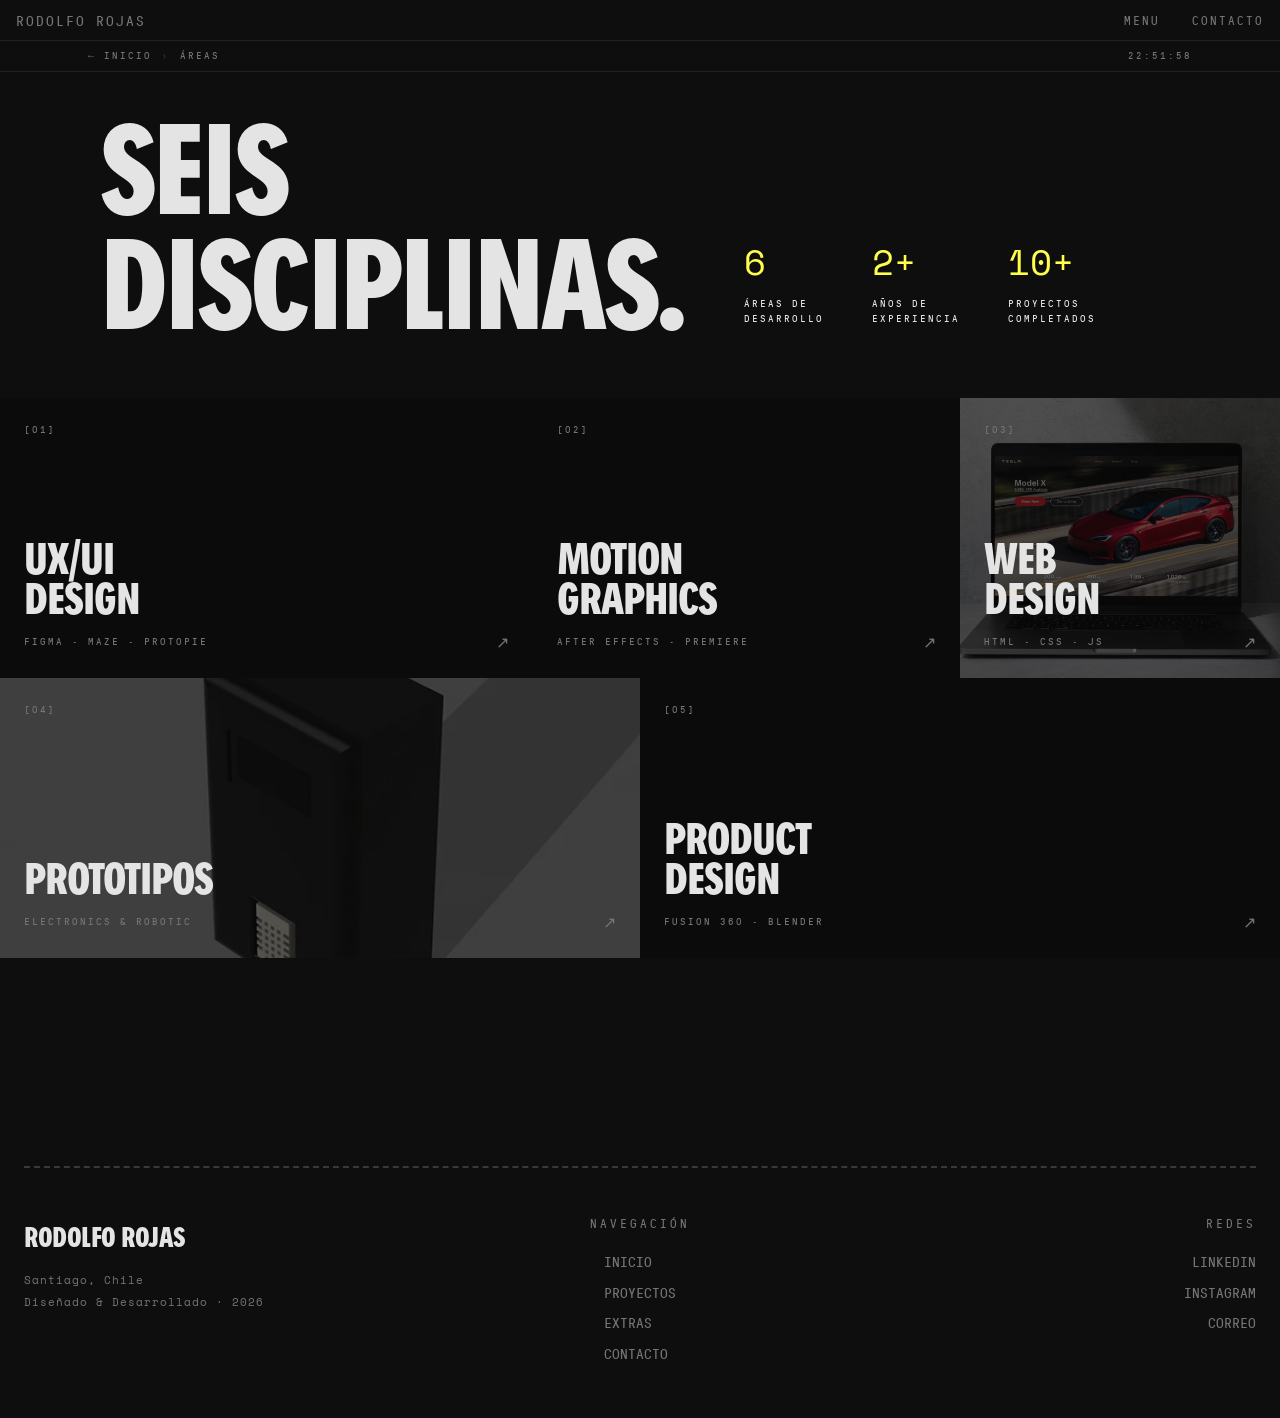
<file: areas.html>
<!doctype html>
<html lang="es">

<head>
  <meta charset="utf-8" />
  <meta name="viewport" content="width=device-width, initial-scale=1" />
  <title>Áreas de Desarrollo — Rodolfo Rojas</title>
  <link href="https://cdn.jsdelivr.net/npm/bootstrap@5.3.8/dist/css/bootstrap.min.css" rel="stylesheet" />
  <link rel="stylesheet" href="style.css" />
</head>

<body>

  <!-- NAVBAR -->
  <nav class="mi-navbar px-3">
    <a href="index.html" class="nav-logo">Rodolfo Rojas</a>
    <div class="nav-right">
      <a href="#" class="nav-link" onclick="abrirMenu()">Menu</a>
      <a href="contacto.html" class="nav-link nav-contacto">
        <span class="nav-contacto-texto">Contacto</span>
        <svg class="nav-contacto-icono" xmlns="http://www.w3.org/2000/svg" width="14" height="14" viewBox="0 0 24 24"
          fill="none" stroke="currentColor" stroke-width="1.5" stroke-linecap="round" stroke-linejoin="round"
          aria-hidden="true">
          <path d="M22 16.92v3a2 2 0 0 1-2.18 2 19.79 19.79 0 0 1-8.63-3.07A19.5 19.5 0 0 1 4.69 12a19.79 19.79 0 0 1-3.07-8.67A2 2 0 0 1 3.6 1.27h3a2 2 0 0 1 2 1.72c.127.96.361 1.903.7 2.81a2 2 0 0 1-.45 2.11L7.91 8.91a16 16 0 0 0 6.08 6.08l.91-.91a2 2 0 0 1 2.11-.45c.907.339 1.85.573 2.81.7A2 2 0 0 1 22 16.92z" />
        </svg>
      </a>
    </div>
  </nav>
  <!-- NAVBAR -->

  <!-- BREADCRUMB -->
  <div class="breadcrumb-bar">
    <div class="breadcrumb-left">
      <a href="index.html">← Inicio</a>
      <span class="sep">›</span>
      <span>Áreas</span>
    </div>
    <span id="clock">00:00:00</span>
  </div>
  <!-- BREADCRUMB -->

  <!-- MENU OVERLAY -->
  <div class="menu-overlay" id="menuOverlay">
    <div class="menu-overlay-top">
      <a href="index.html" class="nav-logo">Rodolfo Rojas</a>
      <div class="d-flex gap-4 align-items-center">
        <button class="menu-close" onclick="cerrarMenu()">Close</button>
        <a href="contacto.html" class="nav-link">Contacto</a>
      </div>
    </div>
    <div class="menu-links">
      <a href="index.html" class="menu-link-item"><video class="menu-link-img" autoplay muted loop playsinline><source src="images/liam gallagher smile GIF.mp4" type="video/mp4"></video>Home</a>
      <a href="proyectos.html" class="menu-link-item"><video class="menu-link-img" autoplay muted loop playsinline><source src="images/Shocked Speed GIF by Respective.mp4" type="video/mp4"></video>Proyectos</a>
      <!-- <a href="areas.html" class="menu-link-item"><video class="menu-link-img" autoplay muted loop playsinline><source src="images/Speed Hands GIF.mp4" type="video/mp4"></video>Áreas</a> -->
      <a href="exploraciones.html" class="menu-link-item"><video class="menu-link-img" autoplay muted loop playsinline><source src="images/Better Call Saul Bcs GIF by Stan..mp4" type="video/mp4"></video>Extras</a>
      <a href="contacto.html" class="menu-link-item"><video class="menu-link-img" autoplay muted loop playsinline><source src="images/Champions League Ronaldo GIF.mp4" type="video/mp4"></video>Contacto</a>
    </div>
  </div>
  <!-- MENU OVERLAY -->

  <div class="container-fluid p-0">
    <div class="row m-0">

      <!-- HERO -->
      <div class="col-12 cartelera-hero seccion-x" style="padding-bottom: 48px;">
        <div class="row m-0 align-items-end">
          <div class="col-12 col-lg-7">
            <h1 class="cartelera-title">SEIS<br>DISCIPLINAS.</h1>
          </div>
          <div class="col-12 col-lg-5 pb-2">
            <div class="d-flex gap-5">
              <div>
                <p class="stat-num">6</p>
                <p class="stat-label">Áreas de<br>desarrollo</p>
              </div>
              <div>
                <p class="stat-num">2+</p>
                <p class="stat-label">Años de<br>experiencia</p>
              </div>
              <div>
                <p class="stat-num">10+</p>
                <p class="stat-label">Proyectos<br>completados</p>
              </div>
            </div>
          </div>
        </div>
      </div>

      <!-- GRILLA DE ÁREAS -->
      <div class="col-12 p-0" style="margin-bottom: 160px;">
        <div class="row g-0">
          <!-- Fila 1 -->
          <div class="col-12 col-lg-5">
            <a href="areaux.html" class="area-card d-block">
              <video class="area-card-bg" autoplay muted loop playsinline><source src="images/AlticMuestra.mp4" type="video/mp4"></video>
              <div class="area-card-content">
                <span class="area-card-num">[01]</span>
                <div>
                  <h2 class="area-card-titulo">UX/UI<br>DESIGN</h2>
                  <div class="area-card-bottom">
                    <span class="area-card-tools">Figma · Maze · ProtoPie</span>
                    <span class="area-card-arrow">↗</span>
                  </div>
                </div>
              </div>
            </a>
          </div>
          <div class="col-12 col-lg-4">
            <a href="#" class="area-card d-block">
              <video class="area-card-bg" autoplay muted loop playsinline><source src="images/PortadaAnimacion.mp4" type="video/mp4"></video>
              <div class="area-card-content">
                <span class="area-card-num">[02]</span>
                <div>
                  <h2 class="area-card-titulo">MOTION<br>GRAPHICS</h2>
                  <div class="area-card-bottom">
                    <span class="area-card-tools">After Effects · Premiere</span>
                    <span class="area-card-arrow">↗</span>
                  </div>
                </div>
              </div>
            </a>
          </div>
          <div class="col-12 col-lg-3">
            <a href="#" class="area-card d-block">
              <img src="images/PortadaTesla.webp" class="area-card-bg" alt="Web Design" loading="lazy">
              <div class="area-card-content">
                <span class="area-card-num">[03]</span>
                <div>
                  <h2 class="area-card-titulo">WEB<br>DESIGN</h2>
                  <div class="area-card-bottom">
                    <span class="area-card-tools">HTML · CSS · JS</span>
                    <span class="area-card-arrow">↗</span>
                  </div>
                </div>
              </div>
            </a>
          </div>

          <!-- Fila 2 -->
          <div class="col-12 col-lg-6">
            <a href="#" class="area-card d-block">
              <img src="images/Freshy3D.webp" class="area-card-bg" alt="Prototipos" loading="lazy">
              <div class="area-card-content">
                <span class="area-card-num">[04]</span>
                <div>
                  <h2 class="area-card-titulo">PROTOTIPOS</h2>
                  <div class="area-card-bottom">
                    <span class="area-card-tools">Electronics & Robotic</span>
                    <span class="area-card-arrow">↗</span>
                  </div>
                </div>
              </div>
            </a>
          </div>
          <div class="col-12 col-lg-6">
            <a href="#" class="area-card d-block">
              <video class="area-card-bg" autoplay muted loop playsinline><source src="images/CaseDSApertura.mp4" type="video/mp4"></video>
              <div class="area-card-content">
                <span class="area-card-num">[05]</span>
                <div>
                  <h2 class="area-card-titulo">PRODUCT<br>DESIGN</h2>
                  <div class="area-card-bottom">
                    <span class="area-card-tools">Fusion 360 · Blender</span>
                    <span class="area-card-arrow">↗</span>
                  </div>
                </div>
              </div>
            </a>
          </div>
        </div>
      </div>
      <!-- GRILLA DE ÁREAS -->

      <!-- FOOTER -->
      <footer class="col-12 text-white pb-0 px-4 mt-5">
        <div class="footer-ticket-line"></div>
        <div class="row mt-5 mb-5 justify-content-between">
          <div class="col-12 col-md-4 mb-5 mb-md-0">
            <p class="footer-brand">Rodolfo Rojas</p>
            <p class="footer-meta">Santiago, Chile</p>
            <p class="footer-meta">Diseñado &amp; Desarrollado · 2026</p>
          </div>
          <div class="col-12 col-md-4 text-start text-md-center mb-5 mb-md-0">
            <h6 class="tag mb-3">NAVEGACIÓN</h6>
            <ul class="list-unstyled footer-list m-0 text-start d-inline-block">
              <li><a href="index.html">INICIO</a></li>
              <li><a href="proyectos.html">PROYECTOS</a></li>
              <!-- <li><a href="areas.html">ÁREAS</a></li> -->
              <li><a href="exploraciones.html">EXTRAS</a></li>
              <li><a href="contacto.html">CONTACTO</a></li>
            </ul>
          </div>
          <div class="col-12 col-md-4 text-md-end">
            <h6 class="tag mb-3">REDES</h6>
            <ul class="list-unstyled footer-list m-0 d-flex flex-column align-items-md-end">
              <li><a href="https://www.linkedin.com/in/rodolfo-alejandro-rojas-morillo-7b460837b/" target="_blank">LINKEDIN</a></li>
              <li><a href="https://www.instagram.com/rodolfo.rjs/" target="_blank">INSTAGRAM</a></li>
              <li><a href="mailto:rojasrodolfo906@gmail.com">CORREO</a></li>
            </ul>
          </div>
        </div>
      </footer>
      <!-- FOOTER -->

    </div>
  </div>

  <script src="https://cdn.jsdelivr.net/npm/bootstrap@5.3.8/dist/js/bootstrap.bundle.min.js"></script>
  <script src="scripts.js"></script>
</body>

</html>
</file>
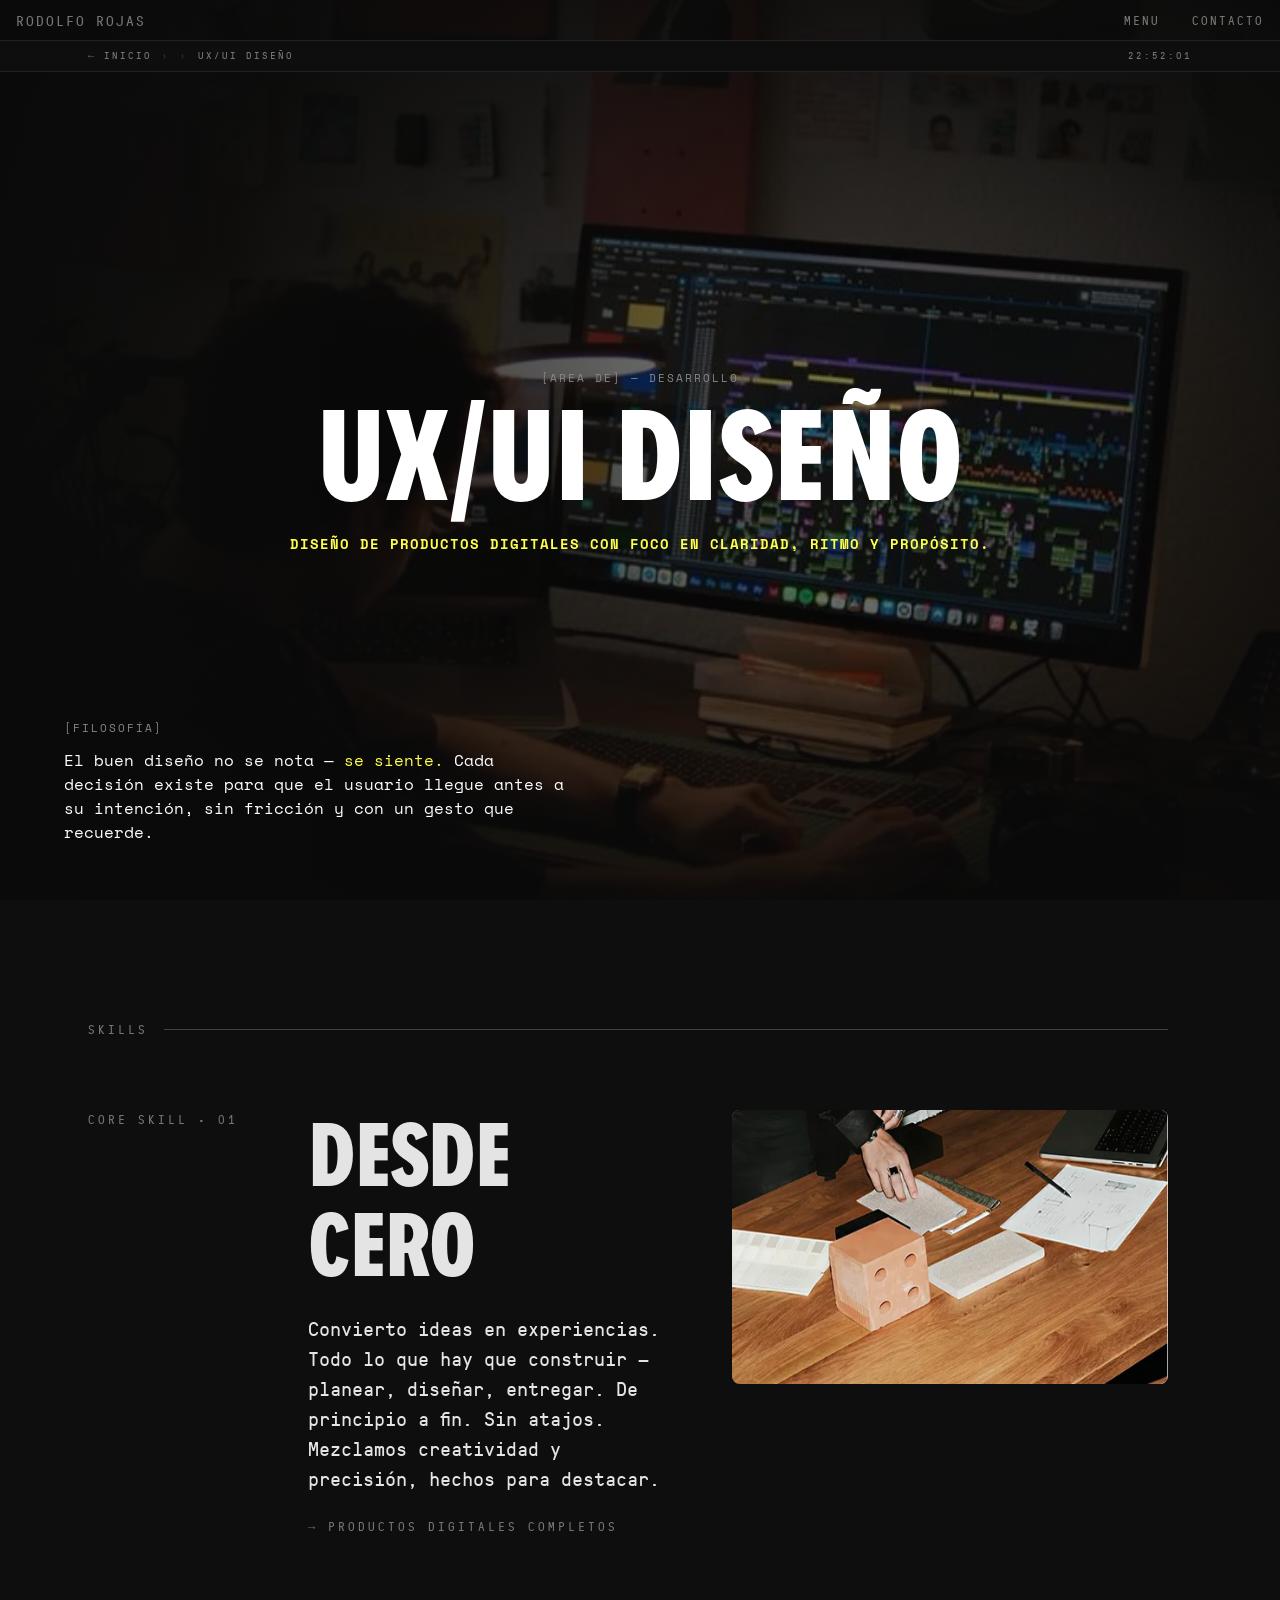
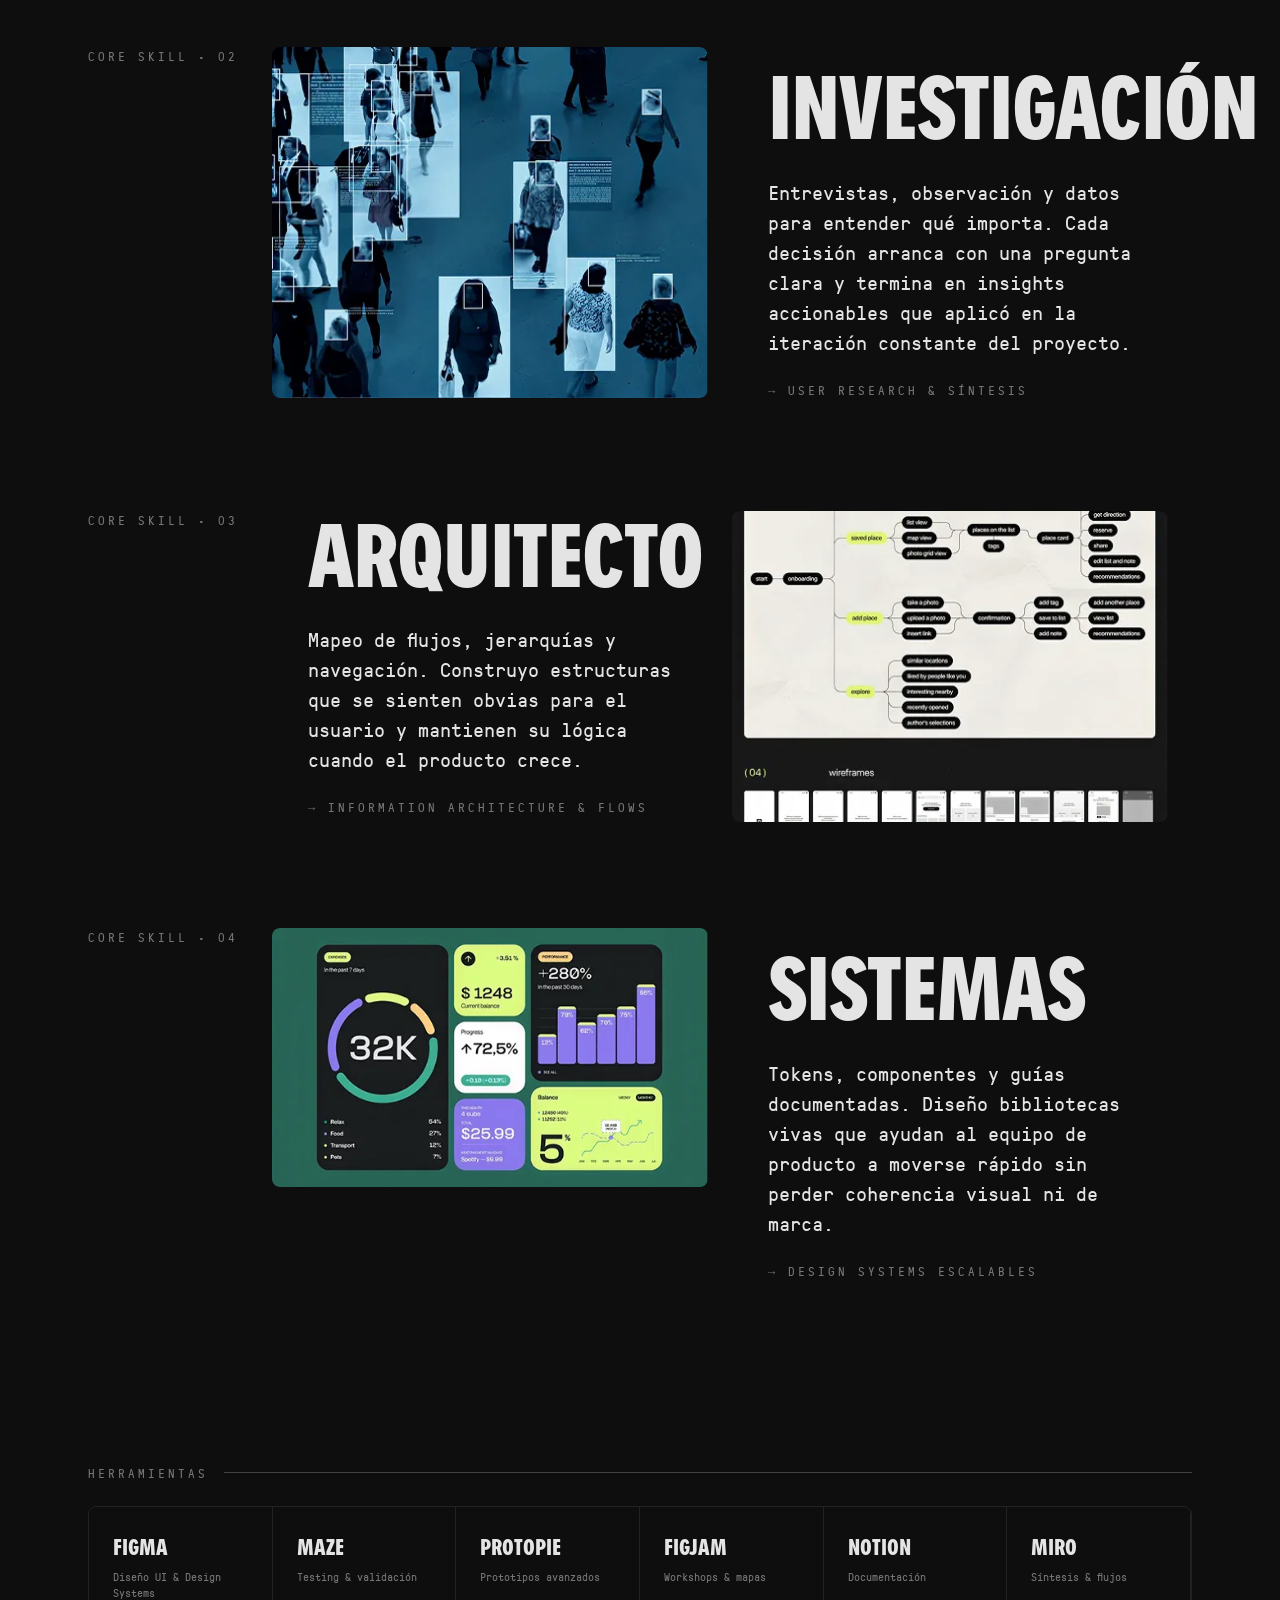
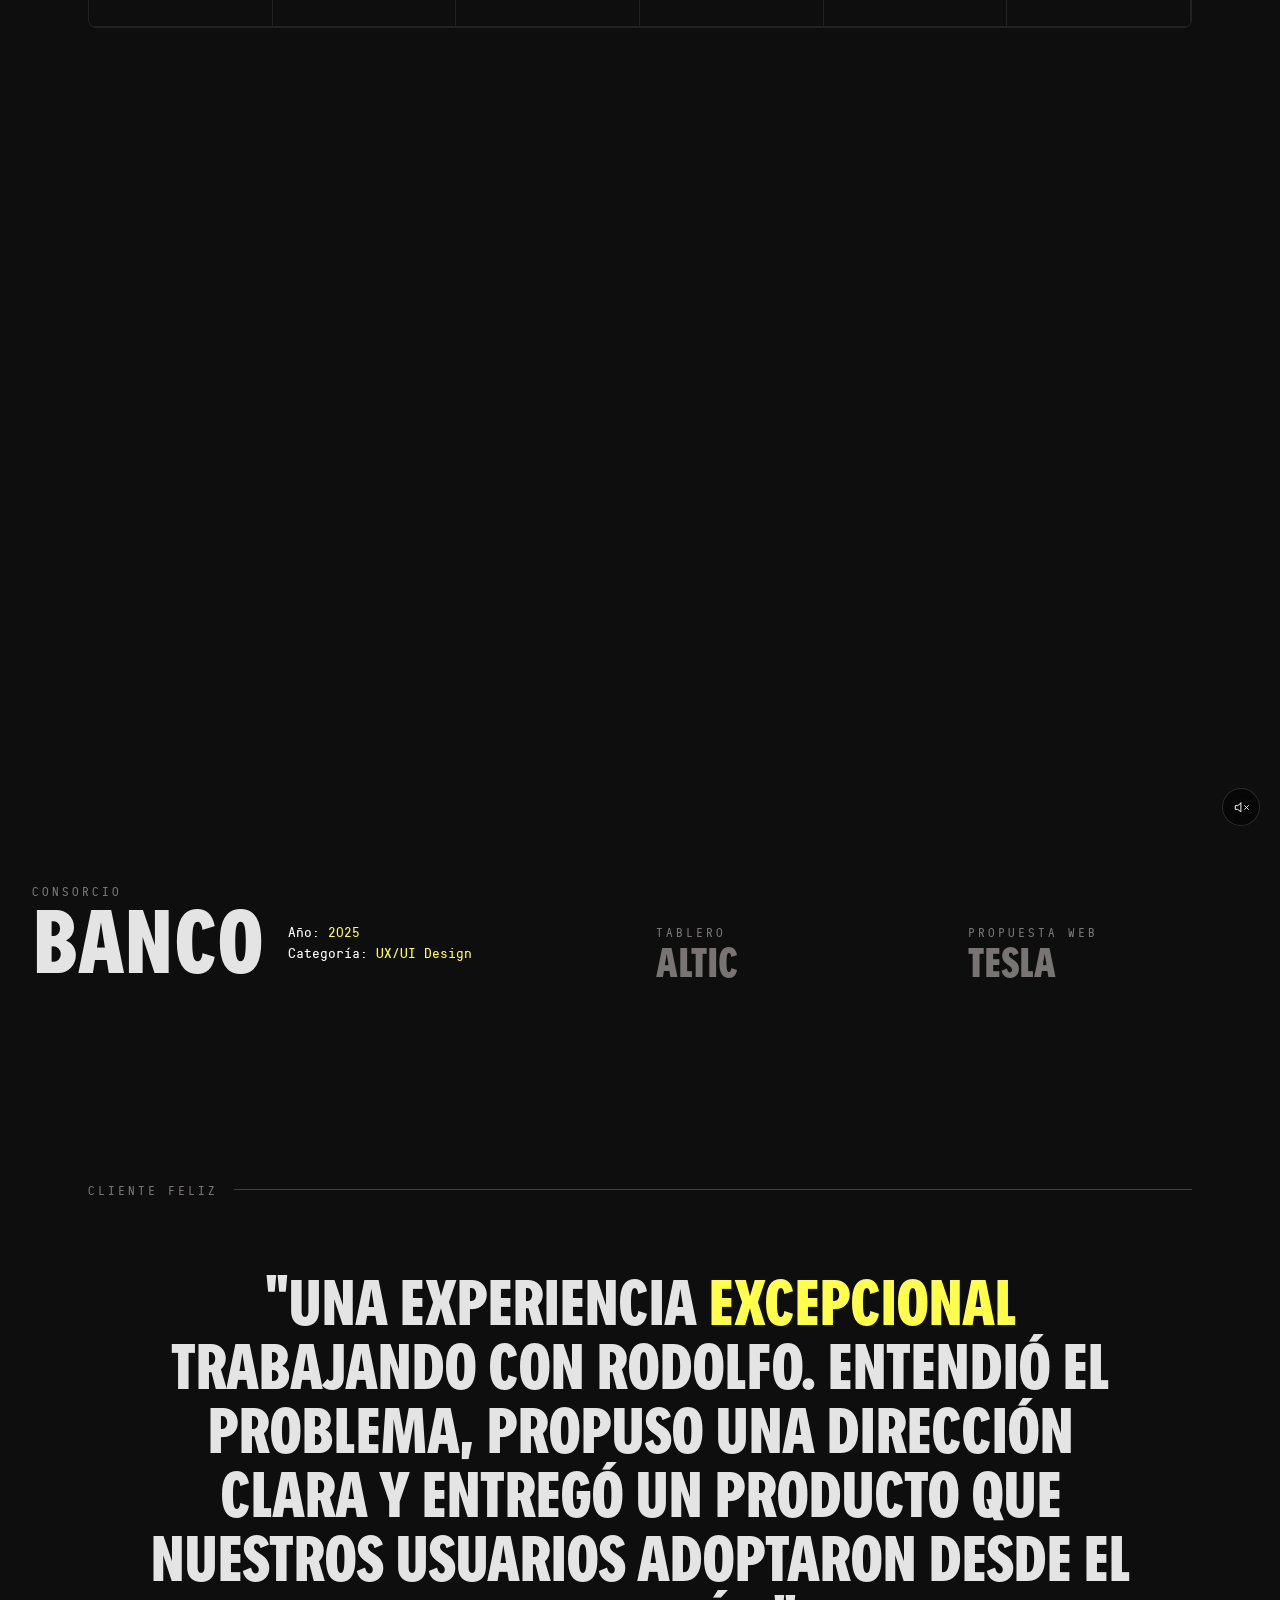
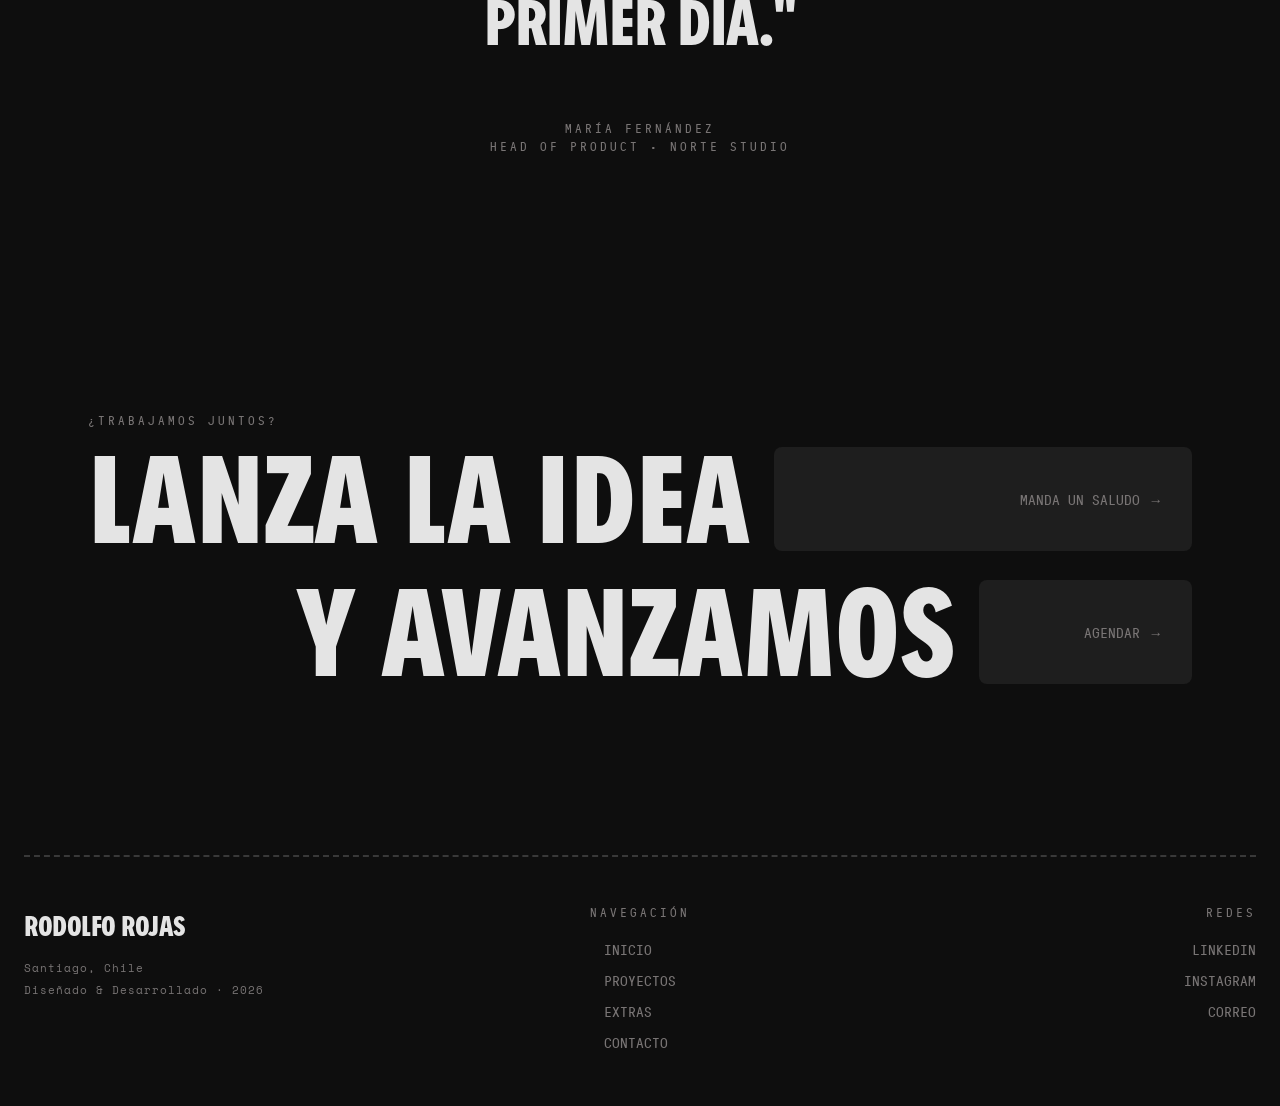
<file: areaux.html>
<!doctype html>
<html lang="es">

<head>
  <meta charset="utf-8" />
  <meta name="viewport" content="width=device-width, initial-scale=1" />
  <title>Área UX/UI — Rodolfo Rojas</title>
  <link href="https://cdn.jsdelivr.net/npm/bootstrap@5.3.8/dist/css/bootstrap.min.css" rel="stylesheet" />
  <link rel="stylesheet" href="style.css" />
  <style>
    .skill-img { max-height: none; }
  </style>
</head>

<body>

  <!-- NAVBAR -->
  <nav class="mi-navbar px-3">
    <a href="index.html" class="nav-logo">Rodolfo Rojas</a>
    <div class="nav-right">
      <a href="#" class="nav-link" onclick="abrirMenu()">Menu</a>
      <a href="contacto.html" class="nav-link nav-contacto">
        <span class="nav-contacto-texto">Contacto</span>
        <svg class="nav-contacto-icono" xmlns="http://www.w3.org/2000/svg" width="14" height="14" viewBox="0 0 24 24"
          fill="none" stroke="currentColor" stroke-width="1.5" stroke-linecap="round" stroke-linejoin="round"
          aria-hidden="true">
          <path d="M22 16.92v3a2 2 0 0 1-2.18 2 19.79 19.79 0 0 1-8.63-3.07A19.5 19.5 0 0 1 4.69 12a19.79 19.79 0 0 1-3.07-8.67A2 2 0 0 1 3.6 1.27h3a2 2 0 0 1 2 1.72c.127.96.361 1.903.7 2.81a2 2 0 0 1-.45 2.11L7.91 8.91a16 16 0 0 0 6.08 6.08l.91-.91a2 2 0 0 1 2.11-.45c.907.339 1.85.573 2.81.7A2 2 0 0 1 22 16.92z" />
        </svg>
      </a>
    </div>
  </nav>
  <!-- NAVBAR -->

  <!-- BREADCRUMB -->
  <div class="breadcrumb-bar">
    <div class="breadcrumb-left">
      <a href="index.html">← Inicio</a>
      <span class="sep">›</span>
      <!-- <a href="areas.html">Áreas</a> -->
      <span class="sep">›</span>
      <span>UX/UI Diseño</span>
    </div>
    <span id="clock">00:00:00</span>
  </div>
  <!-- BREADCRUMB -->

  <!-- MENU OVERLAY -->
  <div class="menu-overlay" id="menuOverlay">
    <div class="menu-overlay-top">
      <a href="index.html" class="nav-logo">Rodolfo Rojas</a>
      <div class="d-flex gap-4 align-items-center">
        <button class="menu-close" onclick="cerrarMenu()">Close</button>
        <a href="contacto.html" class="nav-link">Contacto</a>
      </div>
    </div>
    <div class="menu-links">
      <a href="index.html" class="menu-link-item"><video class="menu-link-img" autoplay muted loop playsinline><source src="images/liam gallagher smile GIF.mp4" type="video/mp4"></video>Home</a>
      <a href="proyectos.html" class="menu-link-item"><video class="menu-link-img" autoplay muted loop playsinline><source src="images/Shocked Speed GIF by Respective.mp4" type="video/mp4"></video>Proyectos</a>
      <!-- <a href="areas.html" class="menu-link-item"><video class="menu-link-img" autoplay muted loop playsinline><source src="images/Speed Hands GIF.mp4" type="video/mp4"></video>Áreas</a> -->
      <a href="exploraciones.html" class="menu-link-item"><video class="menu-link-img" autoplay muted loop playsinline><source src="images/Better Call Saul Bcs GIF by Stan..mp4" type="video/mp4"></video>Extras</a>
      <a href="contacto.html" class="menu-link-item"><video class="menu-link-img" autoplay muted loop playsinline><source src="images/Champions League Ronaldo GIF.mp4" type="video/mp4"></video>Contacto</a>
    </div>
  </div>
  <!-- MENU OVERLAY -->

  <div class="container-fluid p-0">
    <div class="row m-0">

      <!-- HERO -->
      <div class="col-12 hero d-flex align-items-center justify-content-center">
        <img src="images/prueba.webp" class="hero-bg-img" alt="Background">
        <div class="hero-main-content text-center">
          <p class="hero-label">[AREA DE] — DESARROLLO</p>
          <h1 class="hero-display-title">UX/UI DISEÑO</h1>
          <p class="hero-accent-subtitle">DISEÑO DE PRODUCTOS DIGITALES CON FOCO EN CLARIDAD, RITMO Y PROPÓSITO.</p>
        </div>
        <div class="hero-philosophy-box">
          <p class="hero-label">[FILOSOFÍA]</p>
          <p class="philosophy-text">
            El buen diseño no se nota — <span>se siente.</span> Cada decisión existe para que el usuario llegue antes a
            su intención, sin fricción y con un gesto que recuerde.
          </p>
        </div>
      </div>
      <!-- HERO -->

      <!-- CORE SKILLS -->
      <div class="row align-items-top seccion">
        <div class="col-12 d-flex align-items-center gap-3 mb-4">
          <span class="tag">SKILLS</span>
          <div class="section-header-line"></div>
        </div>
        <div class="col-12 my-5">
          <div class="row">
            <div class="col-12 col-lg-2">
              <p class="tag">CORE SKILL · 01</p>
            </div>
            <div class="col-12 col-lg-5 px-lg-5">
              <h2 class="title2 mb-4">DESDE CERO</h2>
              <p class="subtitle2">Convierto ideas en experiencias. Todo lo que hay que construir — planear, diseñar,
                entregar. De principio a fin. Sin atajos. Mezclamos creatividad y precisión, hechos para destacar.</p>
              <p class="tag mt-4">→ Productos digitales completos</p>
            </div>
            <div class="col-12 col-lg-5">
              <img src="images/UX-CORE1.webp" alt="Proceso de diseño desde cero" class="skill-img w-100" loading="lazy">
            </div>
          </div>
        </div>
        <div class="col-12 my-5">
          <div class="row">
            <div class="col-12 col-lg-2">
              <p class="tag">CORE SKILL · 02</p>
            </div>
            <div class="col-12 col-lg-5">
              <img src="images/UX-CORE2.webp" alt="Investigación" class="skill-img w-100" loading="lazy">
            </div>
            <div class="col-12 col-lg-5 px-lg-5 mt-3">
              <h2 class="title2 mb-4">INVESTIGACIÓN</h2>
              <p class="subtitle2">Entrevistas, observación y datos para entender qué importa. Cada decisión arranca con
                una pregunta clara y termina en insights accionables que aplicó en la iteración constante del proyecto.</p>
              <p class="tag mt-4">→ User research & síntesis</p>
            </div>
          </div>
        </div>
        <div class="col-12 my-5">
          <div class="row">
            <div class="col-12 col-lg-2">
              <p class="tag">CORE SKILL · 03</p>
            </div>
            <div class="col-12 col-lg-5 px-lg-5">
              <h2 class="title2 mb-4">ARQUITECTO</h2>
              <p class="subtitle2">Mapeo de flujos, jerarquías y navegación. Construyo estructuras que se sienten obvias
                para el usuario y mantienen su lógica cuando el producto crece.</p>
              <p class="tag mt-4">→ Information architecture & flows</p>
            </div>
            <div class="col-12 col-lg-5">
              <img src="images/UX-CORE3.webp" alt="Arquitectura" class="skill-img w-100" loading="lazy">
            </div>
          </div>
        </div>
        <div class="col-12 my-5">
          <div class="row">
            <div class="col-12 col-lg-2">
              <p class="tag">CORE SKILL · 04</p>
            </div>
            <div class="col-12 col-lg-5">
              <img src="images/UX-CORE4.webp" alt="Sistemas" class="skill-img w-100" loading="lazy">
            </div>
            <div class="col-12 col-lg-5 px-lg-5 mt-3">
              <h2 class="title2 mb-4">SISTEMAS</h2>
              <p class="subtitle2">Tokens, componentes y guías documentadas. Diseño bibliotecas vivas que ayudan al equipo de producto a moverse rápido sin perder coherencia visual ni de marca.</p>
              <p class="tag mt-4">→ Design systems escalables</p>
            </div>
          </div>
        </div>
      </div>
      <!-- CORE SKILLS -->

      <!-- HERRAMIENTAS -->
      <div class="col-12 seccion" style="padding-top: 0;">
        <div class="col-12 d-flex align-items-center gap-3 mb-4">
          <span class="tag">HERRAMIENTAS</span>
          <div class="section-header-line"></div>
        </div>
        <div class="area-tools-grid">
          <div class="row g-0">
            <div class="col-6 col-md-4 col-lg-2 area-tool-item p-4">
              <p class="area-tool-name">Figma</p>
              <p class="area-tool-desc">Diseño UI & Design Systems</p>
            </div>
            <div class="col-6 col-md-4 col-lg-2 area-tool-item p-4">
              <p class="area-tool-name">Maze</p>
              <p class="area-tool-desc">Testing & validación</p>
            </div>
            <div class="col-6 col-md-4 col-lg-2 area-tool-item p-4">
              <p class="area-tool-name">ProtoPie</p>
              <p class="area-tool-desc">Prototipos avanzados</p>
            </div>
            <div class="col-6 col-md-4 col-lg-2 area-tool-item p-4">
              <p class="area-tool-name">FigJam</p>
              <p class="area-tool-desc">Workshops & mapas</p>
            </div>
            <div class="col-6 col-md-4 col-lg-2 area-tool-item p-4">
              <p class="area-tool-name">Notion</p>
              <p class="area-tool-desc">Documentación</p>
            </div>
            <div class="col-6 col-md-4 col-lg-2 area-tool-item p-4">
              <p class="area-tool-name">Miro</p>
              <p class="area-tool-desc">Síntesis & flujos</p>
            </div>
          </div>
        </div>
      </div>
      <!-- HERRAMIENTAS -->

      <!-- DESTACADOS -->
      <div class="col-12 text-white p-3 my-5">
        <div class="row mb-4">
          <div class="contenedor-media col-12 p-0 overflow-hidden" id="contenedor-media">
            <video id="media-principal" class="media-principal" autoplay muted loop playsinline>
              <source src="images/ConsorcioVideoPromocional.mp4" type="video/mp4">
            </video>
          </div>
        </div>
        <div class="row align-items-end m-0">
          <!-- CONSORCIO -->
          <div class="col-lg-6 col-12 p-3" id="card-consorcio"
            onclick="seleccionarProyecto('consorcio', 'video', 'images/ConsorcioVideoPromocional.mp4')"
            style="cursor: pointer; transition: 0.4s;">
            <span class="text-uppercase d-block mb-1 tag">consorcio</span>
            <div class="d-flex align-items-center gap-4">
              <h2 id="titulo-consorcio" class="carousel-titulo-activo">BANCO</h2>
              <div id="meta-consorcio" class="d-block">
                <p class="m-0"><span class="body">Año:<span style="color: var(--accent)"> 2025 </span></span></p>
                <p class="m-0"><span class="body">Categoría:<span style="color: var(--accent)"> UX/UI Design </span></span></p>
              </div>
            </div>
          </div>
          <!-- ALTIC -->
          <div class="col-lg-3 col-6 col-sm-4 p-3" id="card-altic"
            onclick="seleccionarProyecto('altic', 'video', 'images/AlticMuestra.mp4')"
            style="cursor: pointer; transition: 0.4s;">
            <span class="text-uppercase d-block mb-1 tag">Tablero</span>
            <div class="d-flex align-items-center gap-4">
              <h2 id="titulo-altic" class="carousel-titulo-desactivo">ALTIC</h2>
              <div id="meta-altic" class="d-none">
                <p class="m-0"><span class="body">Año:<span style="color: var(--accent)"> 2024 </span></span></p>
                <p class="m-0"><span class="body">Categoría:<span style="color: var(--accent)"> Producto </span></span></p>
              </div>
            </div>
          </div>
          <!-- TESLA -->
          <div class="col-lg-3 col-6 col-sm-4 p-3" id="card-tesla"
            onclick="seleccionarProyecto('tesla', 'video', 'images/TeslaModelY.mp4')"
            style="cursor: pointer; transition: 0.4s;">
            <span class="text-uppercase d-block mb-1 tag">Propuesta Web</span>
            <div class="d-flex align-items-center gap-4">
              <h2 id="titulo-tesla" class="carousel-titulo-desactivo">TESLA</h2>
              <div id="meta-tesla" class="d-none">
                <p class="m-0"><span class="body">Año:<span style="color: var(--accent)"> 2025 </span></span></p>
                <p class="m-0"><span class="body">Categoría:<span style="color: var(--accent)"> Diseño Web </span></span></p>
              </div>
            </div>
          </div>
          <!-- DOTS MOBILE -->
          <div class="col-12 d-flex justify-content-center gap-2 pt-2 pb-1 d-md-none" id="carousel-dots">
            <button class="carousel-dot activo" data-index="0" aria-label="Consorcio"></button>
            <button class="carousel-dot" data-index="1" aria-label="Altic"></button>
            <button class="carousel-dot" data-index="2" aria-label="Tesla"></button>
          </div>
        </div>
      </div>
      <!-- DESTACADOS -->

      <!-- QUOTE -->
      <div class="col-12 text-center seccion">
        <div class="col-12 d-flex align-items-center gap-3 mb-4">
          <span class="tag">CLIENTE FELIZ</span>
          <div class="section-header-line"></div>
        </div>
        <p class="title3 p-5">"Una experiencia <span style="color: var(--accent)"> excepcional </span> trabajando con Rodolfo. Entendió el problema,
          propuso una dirección clara y entregó un producto que nuestros usuarios adoptaron desde el primer día."</p>
        <p class="tag">María Fernández<br>Head of Product · Norte Studio</p>
      </div>

      <!-- CTA -->
      <div class="col-12 cta-section seccion">
        <p class="tag mb-3">¿Trabajamos juntos?</p>
        <div class="d-flex flex-column gap-3 gap-lg-4">
          <div class="cta-row d-flex flex-wrap align-items-center gap-3 gap-lg-4">
            <h2 class="cta-titulo cta-t1">LANZA LA IDEA</h2>
            <a href="mailto:rojasrodolfo906@gmail.com" class="cta-btn flex-grow-1 cta-b1">
              Manda un saludo <span class="cta-arrow">→</span>
            </a>
          </div>
          <div class="cta-row d-flex flex-wrap align-items-center gap-3 gap-lg-4">
            <h2 class="cta-titulo flex-grow-1 cta-t2">
              <video class="cta-img-inline" autoplay muted loop playsinline><source src="images/Better Call Saul Bcs GIF by Stan..mp4" type="video/mp4"></video>
              Y AVANZAMOS
            </h2>
            <a href="contacto.html" class="cta-btn align-items-center flex-grow-1 cta-b2">
              Agendar <span class="cta-arrow">→</span>
            </a>
          </div>
        </div>
      </div>
      <!-- CTA -->

      <!-- FOOTER -->
      <footer class="col-12 text-white pb-0 px-4 mt-5">
        <div class="footer-ticket-line"></div>
        <div class="row mt-5 mb-5 justify-content-between">
          <div class="col-12 col-md-4 mb-5 mb-md-0">
            <p class="footer-brand">Rodolfo Rojas</p>
            <p class="footer-meta">Santiago, Chile</p>
            <p class="footer-meta">Diseñado &amp; Desarrollado · 2026</p>
          </div>
          <div class="col-12 col-md-4 text-start text-md-center mb-5 mb-md-0">
            <h6 class="tag mb-3">NAVEGACIÓN</h6>
            <ul class="list-unstyled footer-list m-0 text-start d-inline-block">
              <li><a href="index.html">INICIO</a></li>
              <li><a href="proyectos.html">PROYECTOS</a></li>
              <!-- <li><a href="areas.html">ÁREAS</a></li> -->
              <li><a href="exploraciones.html">EXTRAS</a></li>
              <li><a href="contacto.html">CONTACTO</a></li>
            </ul>
          </div>
          <div class="col-12 col-md-4 text-md-end">
            <h6 class="tag mb-3">REDES</h6>
            <ul class="list-unstyled footer-list m-0 d-flex flex-column align-items-md-end">
              <li><a href="https://www.linkedin.com/in/rodolfo-alejandro-rojas-morillo-7b460837b/" target="_blank">LINKEDIN</a></li>
              <li><a href="https://www.instagram.com/rodolfo.rjs/" target="_blank">INSTAGRAM</a></li>
              <li><a href="mailto:rojasrodolfo906@gmail.com">CORREO</a></li>
            </ul>
          </div>
        </div>
      </footer>
      <!-- FOOTER -->

    </div>
  </div>

  <script src="https://cdn.jsdelivr.net/npm/bootstrap@5.3.8/dist/js/bootstrap.bundle.min.js"></script>
  <script src="scripts.js"></script>
</body>

</html>
</file>
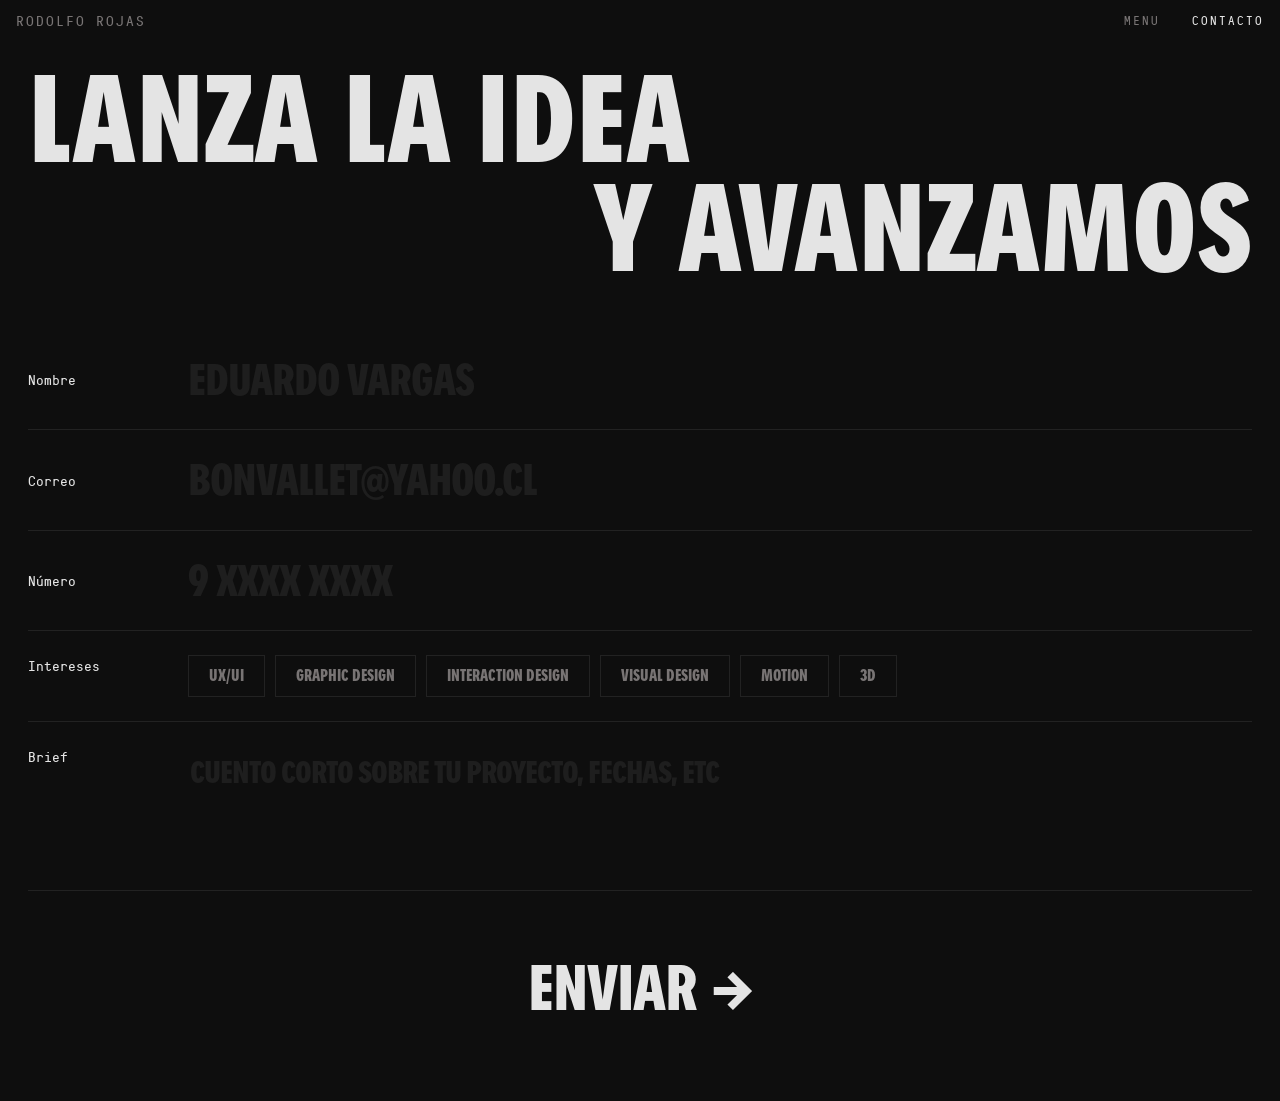
<file: contacto.html>
<!doctype html>
<html lang="es">

<head>
  <meta charset="utf-8" />
  <meta name="viewport" content="width=device-width, initial-scale=1" />
  <title>Contacto — Rodolfo Rojas</title>
  <link href="https://cdn.jsdelivr.net/npm/bootstrap@5.3.8/dist/css/bootstrap.min.css" rel="stylesheet" />
  <link rel="stylesheet" href="style.css" />
</head>

<body>

  <!-- NAVBAR -->
  <nav class="mi-navbar mi-navbar--solid px-3">
    <a href="index.html" class="nav-logo">Rodolfo Rojas</a>
    <div class="nav-right">
      <a href="#" class="nav-link" onclick="abrirMenu()">Menu</a>
      <a href="contacto.html" class="nav-link nav-contacto active">
        <span class="nav-contacto-texto">Contacto</span>
        <svg class="nav-contacto-icono" xmlns="http://www.w3.org/2000/svg" width="14" height="14" viewBox="0 0 24 24"
          fill="none" stroke="currentColor" stroke-width="1.5" stroke-linecap="round" stroke-linejoin="round"
          aria-hidden="true">
          <path
            d="M22 16.92v3a2 2 0 0 1-2.18 2 19.79 19.79 0 0 1-8.63-3.07A19.5 19.5 0 0 1 4.69 12a19.79 19.79 0 0 1-3.07-8.67A2 2 0 0 1 3.6 1.27h3a2 2 0 0 1 2 1.72c.127.96.361 1.903.7 2.81a2 2 0 0 1-.45 2.11L7.91 8.91a16 16 0 0 0 6.08 6.08l.91-.91a2 2 0 0 1 2.11-.45c.907.339 1.85.573 2.81.7A2 2 0 0 1 22 16.92z" />
        </svg>
      </a>
    </div>
  </nav>
  <!-- NAVBAR -->

  <!-- MENU OVERLAY -->
  <div class="menu-overlay" id="menuOverlay">
    <div class="menu-overlay-top">
      <a href="index.html" class="nav-logo">Rodolfo Rojas</a>
      <div class="d-flex gap-4 align-items-center">
        <button class="menu-close" onclick="cerrarMenu()">Close</button>
        <a href="contacto.html" class="nav-link">Contacto</a>
      </div>
    </div>
    <div class="menu-links">
      <a href="index.html" class="menu-link-item"><video class="menu-link-img" autoplay muted loop playsinline><source src="images/liam gallagher smile GIF.mp4" type="video/mp4"></video>Home</a>
      <a href="proyectos.html" class="menu-link-item"><video class="menu-link-img" autoplay muted loop playsinline><source src="images/Shocked Speed GIF by Respective.mp4" type="video/mp4"></video>Proyectos</a>
      <!-- <a href="areas.html" class="menu-link-item"><video class="menu-link-img" autoplay muted loop playsinline><source src="images/Speed Hands GIF.mp4" type="video/mp4"></video>Áreas</a> -->
      <a href="exploraciones.html" class="menu-link-item"><video class="menu-link-img" autoplay muted loop playsinline><source src="images/alice in wonderland time GIF.mp4" type="video/mp4"></video>Extras</a>
      <a href="contacto.html" class="menu-link-item"><video class="menu-link-img" autoplay muted loop playsinline><source src="images/Champions League Ronaldo GIF.mp4" type="video/mp4"></video>Contacto</a>
    </div>
  </div>
  <!-- MENU OVERLAY -->

  <div class="col-12 container-fluid p-3 mt-5">
    <div class="row m-0">

      <!-- TÍTULO -->
      <div class="col-12 mb-5">
        <div class="cta-row d-flex flex-wrap align-items-center gap-3 gap-lg-4">
            <h2 class="cta-titulo cta-t1">
              LANZA LA IDEA
            </h2>
          </div>
          <div class="cta-row d-flex flex-wrap align-items-center gap-3 gap-lg-4">
            <h2 class="cta-titulo flex-grow-1 cta-t2">
              <video class="cta-img-inline" autoplay muted loop playsinline><source src="images/alice in wonderland time GIF.mp4" type="video/mp4"></video>
              Y AVANZAMOS
            </h2>
          </div>
      </div>
      <!-- FORMULARIO -->
      <div class="col-12">
        <div class="form-row-item">
          <label for="nombre">Nombre</label>
          <input type="text" id="nombre" class="form-field-input" placeholder="Eduardo Vargas" autocomplete="off" />
        </div>
        <div class="form-row-item">
          <label for="correo">Correo</label>
          <input type="email" id="correo" class="form-field-input" placeholder="Bonvallet@yahoo.cl" autocomplete="off" />
        </div>
        <div class="form-row-item">
          <label for="numero">Número</label>
          <input type="tel" id="numero" class="form-field-input" placeholder="9 XXXX XXXX" autocomplete="off" />
        </div>
        <div class="intereses-row">
          <span class="intereses-label">Intereses</span>
          <div class="intereses-tags">
            <span class="interes-tag" onclick="toggleInteres(this)">UX/UI</span>
            <span class="interes-tag" onclick="toggleInteres(this)">Graphic Design</span>
            <span class="interes-tag" onclick="toggleInteres(this)">Interaction Design</span>
            <span class="interes-tag" onclick="toggleInteres(this)">Visual Design</span>
            <span class="interes-tag" onclick="toggleInteres(this)">Motion</span>
            <span class="interes-tag" onclick="toggleInteres(this)">3D</span>
          </div>
        </div>
        <div class="brief-row">
          <span class="brief-label">Brief</span>
          <textarea id="brief" class="brief-textarea" placeholder="Cuento corto sobre tu proyecto, fechas, etc"></textarea>
        </div>
        <div class="text-center" style="padding: 48px 0;">
          <button class="btn-enviar" onclick="enviarFormulario()">
            Enviar
            <span class="btn-enviar-arrow">→</span>
          </button>
        </div>
      </div>
    </div>
  </div>

  <script src="https://cdn.jsdelivr.net/npm/bootstrap@5.3.8/dist/js/bootstrap.bundle.min.js"></script>
  <script src="scripts.js"></script>
</body>

</html>
</file>
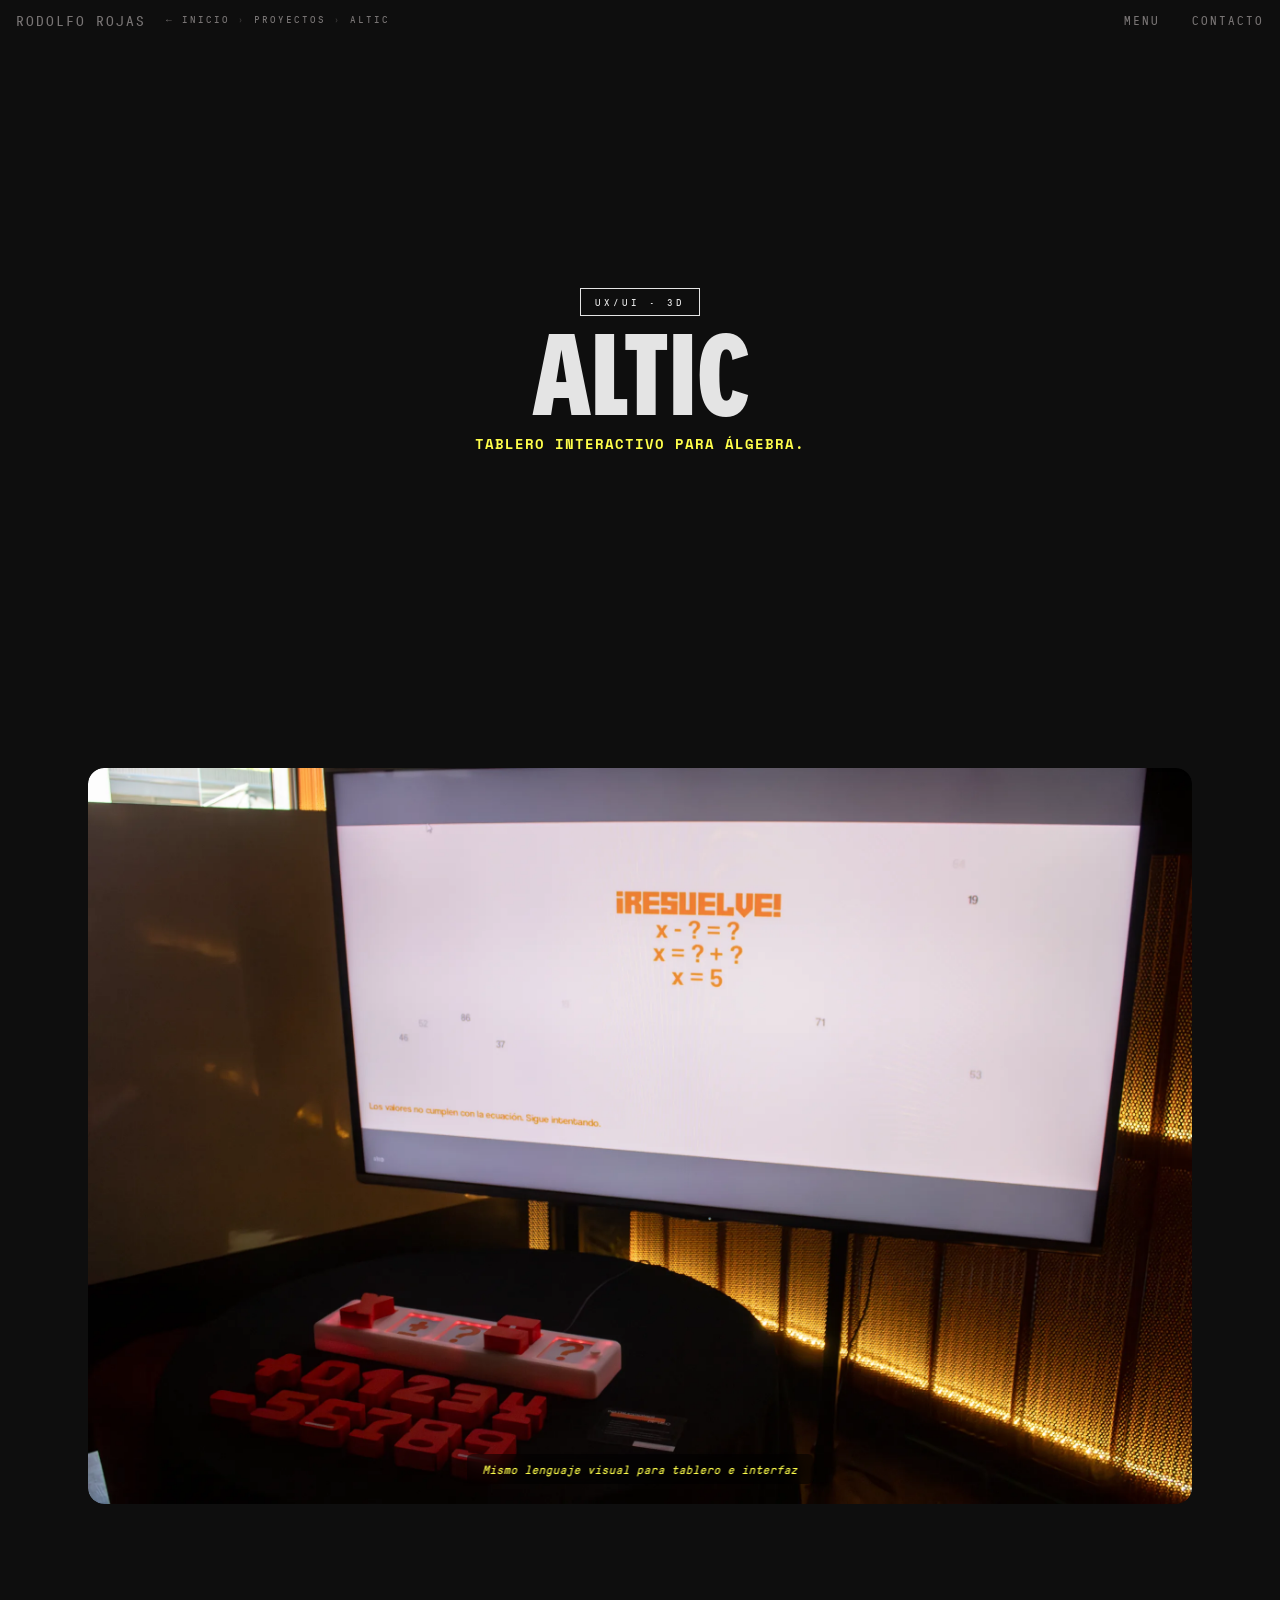
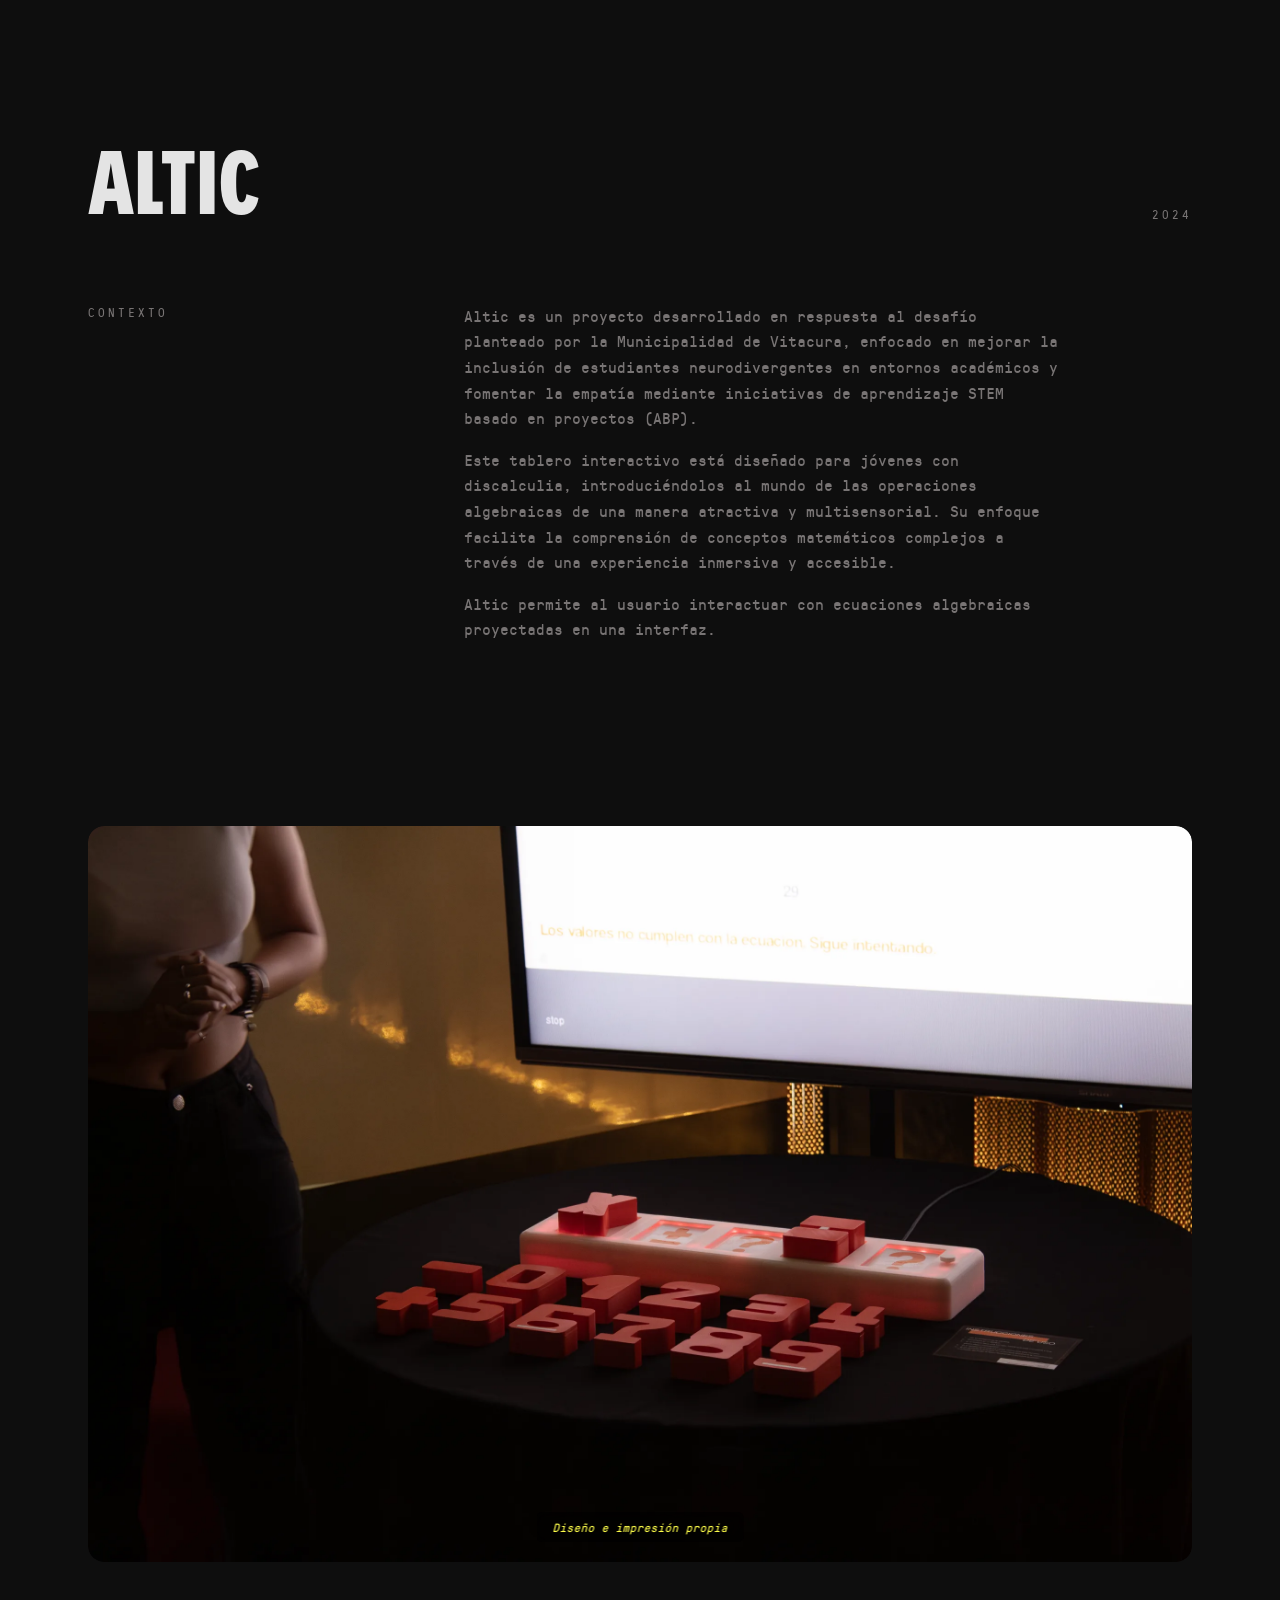
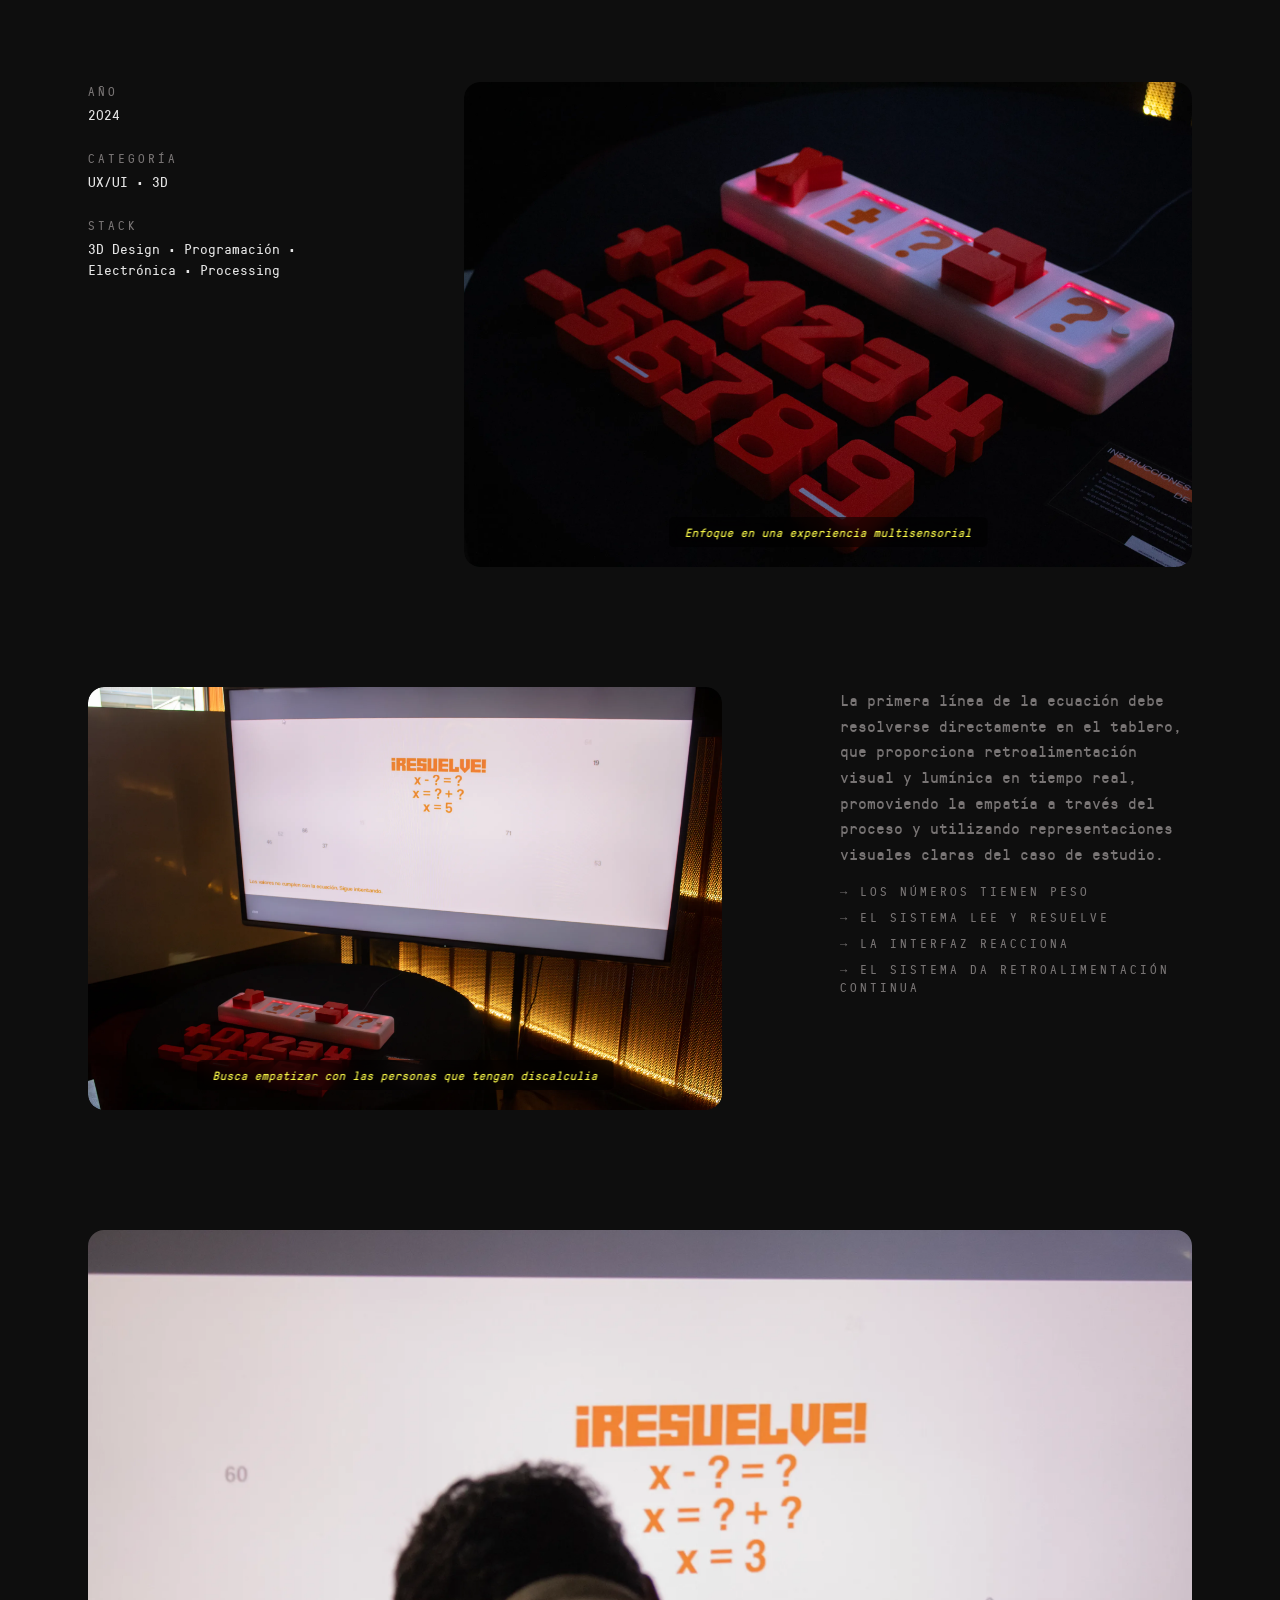
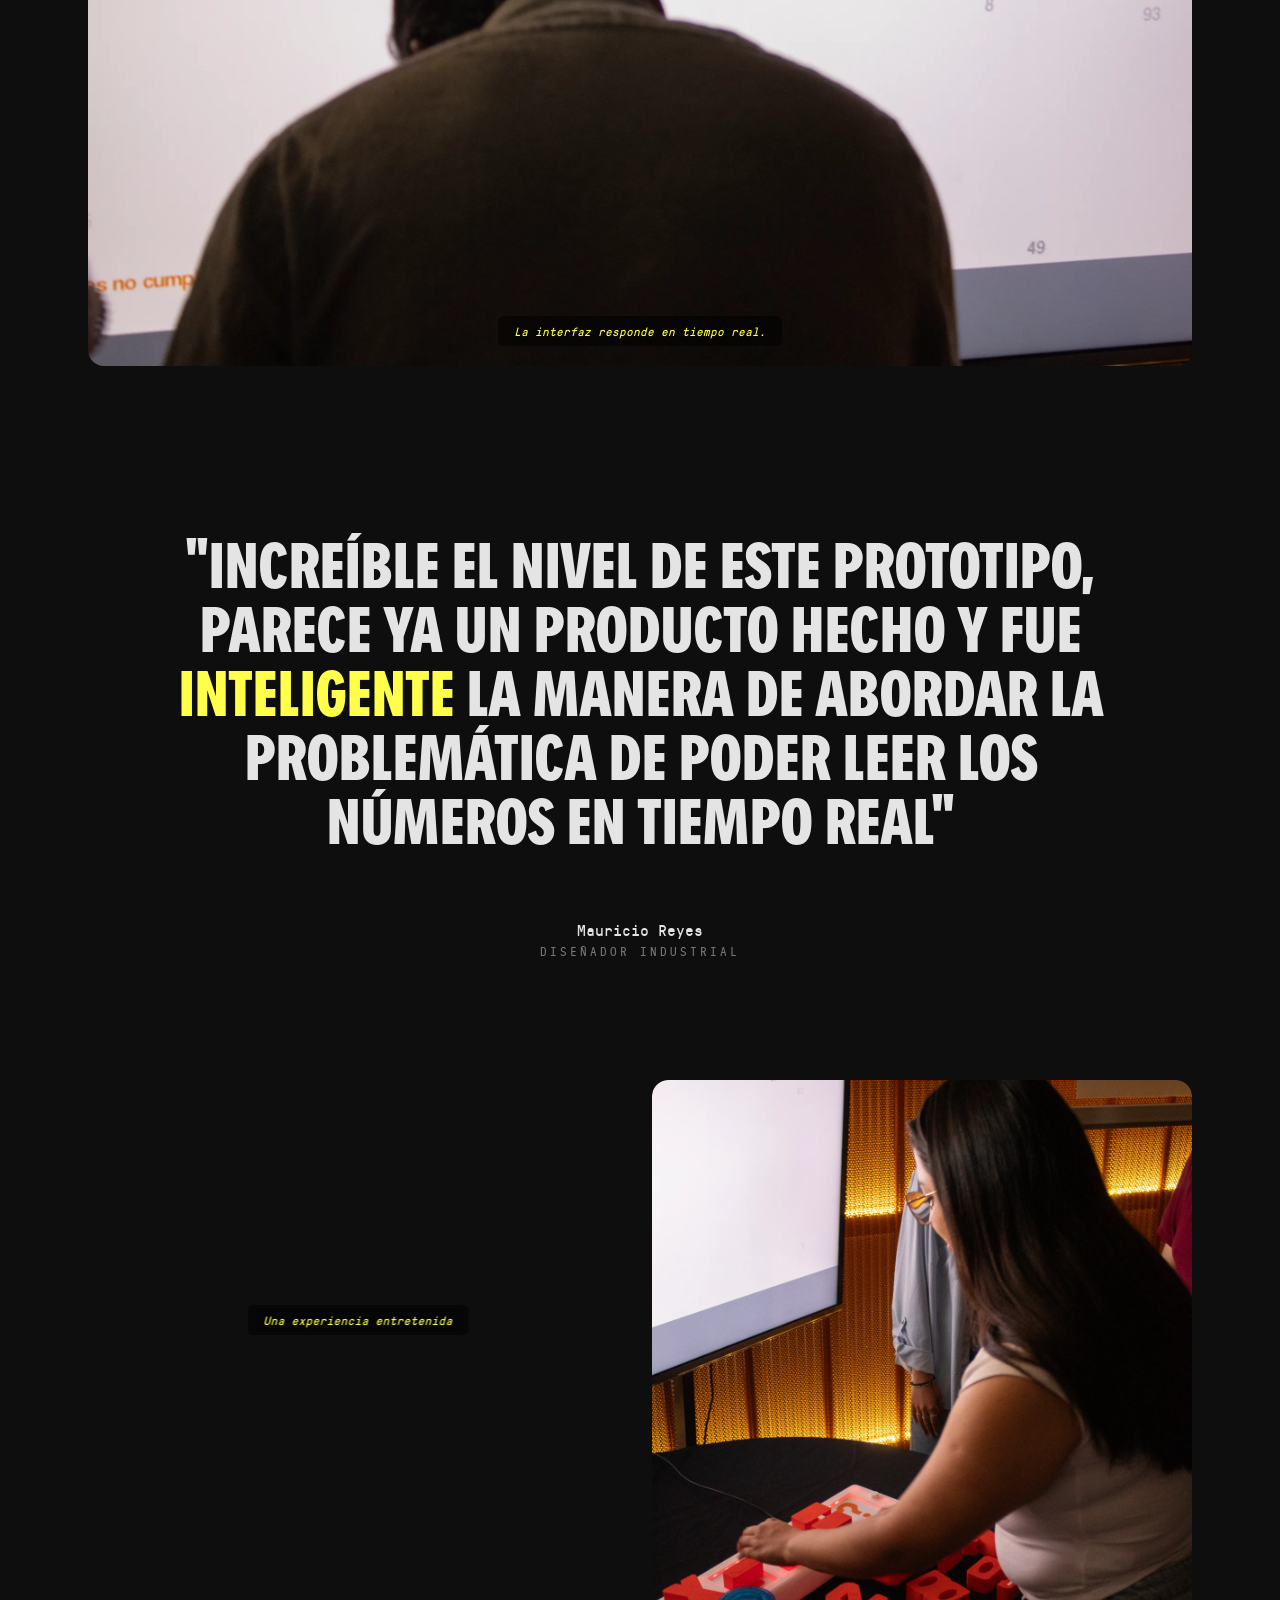
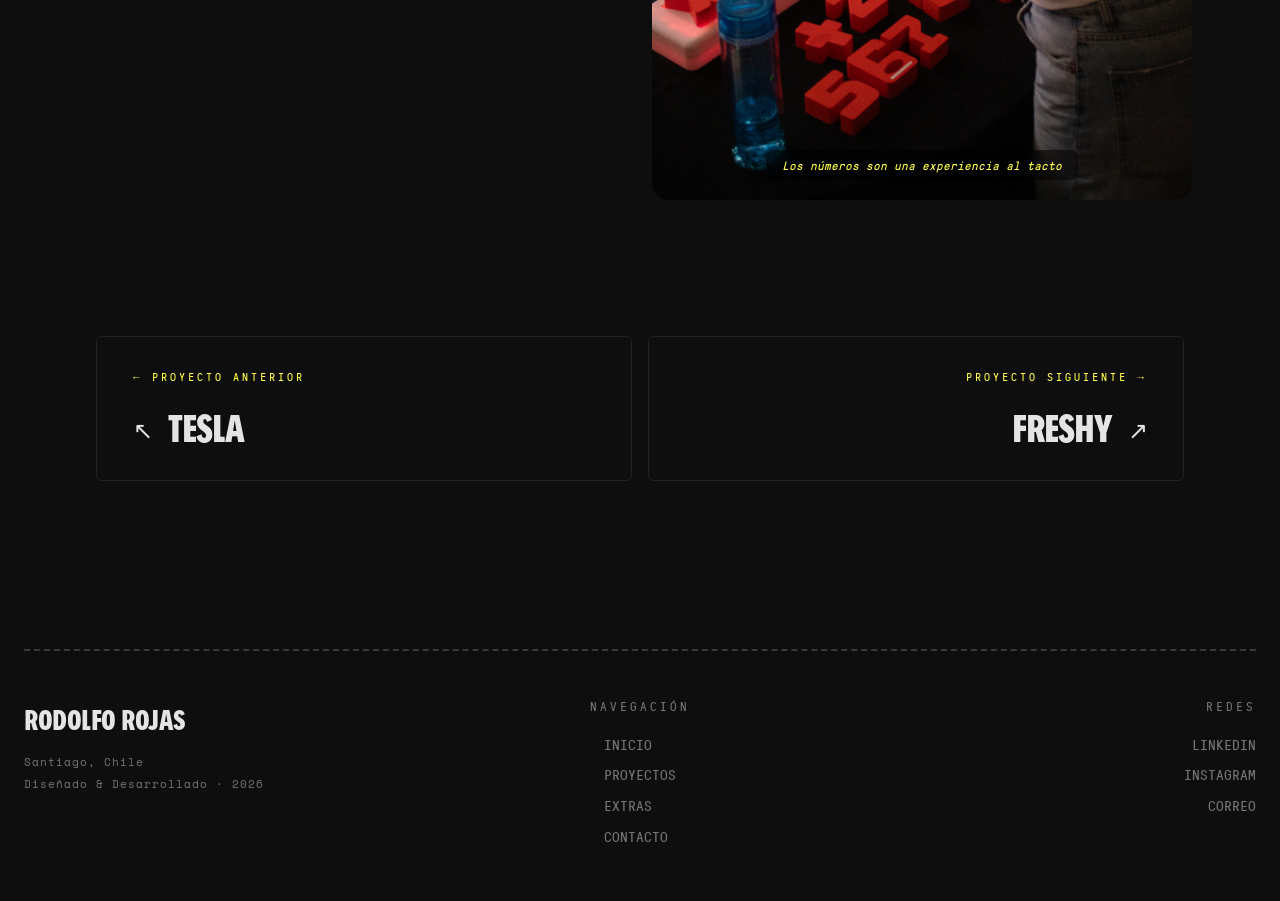
<file: proyecto-altic.html>
<!doctype html>
<html lang="es">

<head>
  <meta charset="utf-8" />
  <meta name="viewport" content="width=device-width, initial-scale=1" />
  <title>Altic — Rodolfo Rojas</title>
  <link href="https://cdn.jsdelivr.net/npm/bootstrap@5.3.8/dist/css/bootstrap.min.css" rel="stylesheet" />
  <link rel="stylesheet" href="style.css" />
  <style>
    @media (min-width: 993px) {
      .contexto-title {
        font-size: clamp(3.5rem, 7vw, 6rem);
      }
    }

    .proyectovisual-wrapper {
      border-radius: 16px;
    }

    .skill-img {
      border-radius: 16px;
    }
  </style>
</head>

<body>

  <!-- NAVBAR -->
  <nav class="mi-navbar mi-navbar--solid px-3">
    <div class="nav-left">
      <a href="index.html" class="nav-logo">Rodolfo Rojas</a>
      <nav class="nav-breadcrumb">
        <a href="index.html">← Inicio</a>
        <span class="sep">›</span>
        <a href="proyectos.html">Proyectos</a>
        <span class="sep">›</span>
        <span>Altic</span>
      </nav>
    </div>
    <div class="nav-right">
      <a href="#" class="nav-link" onclick="abrirMenu()">Menu</a>
      <a href="contacto.html" class="nav-link nav-contacto">
        <span class="nav-contacto-texto">Contacto</span>
        <svg class="nav-contacto-icono" xmlns="http://www.w3.org/2000/svg" width="14" height="14" viewBox="0 0 24 24"
          fill="none" stroke="currentColor" stroke-width="1.5" stroke-linecap="round" stroke-linejoin="round"
          aria-hidden="true">
          <path
            d="M22 16.92v3a2 2 0 0 1-2.18 2 19.79 19.79 0 0 1-8.63-3.07A19.5 19.5 0 0 1 4.69 12a19.79 19.79 0 0 1-3.07-8.67A2 2 0 0 1 3.6 1.27h3a2 2 0 0 1 2 1.72c.127.96.361 1.903.7 2.81a2 2 0 0 1-.45 2.11L7.91 8.91a16 16 0 0 0 6.08 6.08l.91-.91a2 2 0 0 1 2.11-.45c.907.339 1.85.573 2.81.7A2 2 0 0 1 22 16.92z" />
        </svg>
      </a>
    </div>
  </nav>
  <!-- NAVBAR -->


  <!-- MENU OVERLAY -->
  <div class="menu-overlay" id="menuOverlay">
    <div class="menu-overlay-top">
      <a href="index.html" class="nav-logo">Rodolfo Rojas</a>
      <div class="d-flex gap-4 align-items-center">
        <button class="menu-close" onclick="cerrarMenu()">Close</button>
        <a href="contacto.html" class="nav-link">Contacto</a>
      </div>
    </div>
    <div class="menu-links">
      <a href="index.html" class="menu-link-item"><video class="menu-link-img" autoplay muted loop playsinline><source src="images/liam gallagher smile GIF.mp4" type="video/mp4"></video>Home</a>
      <a href="proyectos.html" class="menu-link-item"><video class="menu-link-img" autoplay muted loop playsinline><source src="images/Shocked Speed GIF by Respective.mp4" type="video/mp4"></video>Proyectos</a>
      <!-- <a href="areas.html" class="menu-link-item"><video class="menu-link-img" autoplay muted loop playsinline><source src="images/Speed Hands GIF.mp4" type="video/mp4"></video>Áreas</a> -->
      <a href="exploraciones.html" class="menu-link-item"><video class="menu-link-img" autoplay muted loop playsinline><source src="images/Better Call Saul Bcs GIF by Stan..mp4" type="video/mp4"></video>Extras</a>
      <a href="contacto.html" class="menu-link-item"><video class="menu-link-img" autoplay muted loop playsinline><source src="images/Champions League Ronaldo GIF.mp4" type="video/mp4"></video>Contacto</a>
    </div>
  </div>
  <!-- MENU OVERLAY -->

  <div class="container-fluid p-0">
    <div class="row m-0">

      <!-- HERO -->
      <div class="col-12 hero hero--plain d-flex align-items-center justify-content-center" style="min-height: 80vh;">
        <div class="hero-main-content text-center">
          <div class="mb-3">
            <span class="proyecto-cat-tag">UX/UI · 3D</span>
          </div>
          <h1 class="title1">Altic</h1>
          <p class="hero-accent-subtitle">Tablero interactivo para álgebra.</p>
        </div>
      </div>
      <!-- HERO -->

      <!-- VIDEO / IMAGEN GRANDE -->
      <div class="col-12 d-flex justify-content-center seccion" style="padding-top: 48px;">
        <div class="proyectovisual-wrapper">
          <img src="images/AlticGlobal.webp" class="skill-img w-100" style="max-height: 85vh;" alt="Pantallas" loading="lazy">
          <p class="visual-subtitle">Mismo lenguaje visual para tablero e interfaz</p>
        </div>
      </div>
      <!-- VIDEO / IMAGEN GRANDE -->

      <!-- EDITORIAL: PROJECT OVERVIEW -->
      <div class="col-12 seccion">
        <div class="d-flex justify-content-between align-items-end" style="margin-bottom: 80px;">
          <h2 class="title2" style="line-height: 0.88; margin: 0; max-width: 60%;">ALTIC</h2>
          <p class="tag m-0">2024</p>
        </div>
        <div class="row justify-content-between align-items-start">
          <div class="col-12 col-md-2">
            <p class="tag m-0">CONTEXTO</p>
          </div>
          <div class="col-12 col-md-8 mt-4 mt-md-0">
            <p class="contexto-text">Altic es un proyecto desarrollado en respuesta al desafío planteado por la
              Municipalidad de Vitacura, enfocado en mejorar la inclusión de estudiantes neurodivergentes en entornos
              académicos y fomentar la empatía mediante iniciativas de aprendizaje STEM basado en proyectos (ABP). </p>
            <p class="contexto-text">Este tablero interactivo está diseñado para jóvenes con discalculia,
              introduciéndolos al mundo de las operaciones algebraicas de una manera atractiva y multisensorial. Su
              enfoque facilita la comprensión de conceptos matemáticos complejos a través de una experiencia inmersiva y
              accesible.</p>
            <p class="contexto-text">Altic permite al usuario interactuar con ecuaciones algebraicas proyectadas en una
              interfaz.</span></p>
          </div>
        </div>
      </div>
      <!-- EDITORIAL -->

      <!-- VIDEO / IMAGEN GRANDE -->
      <div class="col-12 d-flex justify-content-center seccion" style="padding-top: 48px;">
        <div class="proyectovisual-wrapper">
          <img src="images/AlticDimension.webp" class="skill-img w-100" style="max-height: 85vh;" alt="Pantallas" loading="lazy">
          <p class="visual-subtitle">Diseño e impresión propia</p>
        </div>
      </div>
      <!-- VIDEO / IMAGEN GRANDE -->

      <!-- FILA 2: metadata · imagen ancha -->
      <div class="col-12 seccion" style="padding-top: 0;">
        <div class="row justify-content-between align-items-start flex-column-reverse flex-md-row">
          <div class="col-12 col-md-3 mt-5 mt-md-0">
            <div class="d-flex flex-column gap-4">
              <div>
                <p class="tag mb-1">AÑO</p>
                <p class="m-0">2024</p>
              </div>
              <div>
                <p class="tag mb-1">CATEGORÍA</p>
                <p class="m-0">UX/UI · 3D</p>
              </div>
              <div>
                <p class="tag mb-1">STACK</p>
                <p class="m-0">3D Design · Programación · Electrónica · Processing</p>
              </div>
            </div>
          </div>
          <div class="col-12 col-md-8">
            <div class="proyectovisual-wrapper">
              <img src="images/PortadaAltic.webp" class="skill-img w-100"
                style="max-height: 60vh; object-position: center; object-fit: cover;" alt="Proyecto" loading="lazy">
              <p class="visual-subtitle">Enfoque en una experiencia multisensorial</p>
            </div>
          </div>
        </div>
      </div>
      <!-- FILA 2 -->

      <!-- FILA 3: imagen · texto -->
      <div class="col-12 seccion" style="padding-top: 0;">
        <div class="row justify-content-between align-items-start">
          <div class="col-12 col-md-7">
            <div class="proyectovisual-wrapper">
              <img src="images/AlticGlobal.webp" class="skill-img w-100"
                style="max-height: 60vh; object-position: center; object-fit: cover;" alt="Proyecto" loading="lazy">
              <p class="visual-subtitle">Busca empatizar con las personas que tengan discalculia</p>
            </div>
          </div>
          <div class="col-12 col-md-4 mt-5 mt-md-0">
            <p class="contexto-text"> La primera línea de la ecuación debe resolverse directamente en el tablero, que
              proporciona retroalimentación visual y lumínica en tiempo real, promoviendo la empatía a través del
              proceso y utilizando representaciones visuales claras del caso de estudio.</p>
            <ul class="list-unstyled mt-3">
              <li class="tag mb-2">→ Los números tienen peso</li>
              <li class="tag mb-2">→ El sistema lee y resuelve</li>
              <li class="tag mb-2">→ La interfaz reacciona</li>
              <li class="tag mb-2">→ El sistema da retroalimentación continua</li>
            </ul>
          </div>
        </div>
      </div>
      <!-- FILA 3 -->

      <!-- IMAGEN COMPLETA -->
      <div class="col-12 seccion" style="padding-top: 0;">
        <div class="proyectovisual-wrapper">
          <img src="images/AlticPantalla.webp" class="custom-proyectovisual" style="max-height: 90vh; object-position: center; object-fit: cover;" alt="TableroFoco" loading="lazy">
          <p class="visual-subtitle">La interfaz responde en tiempo real.</p>
        </div>
      </div>
      <!-- IMAGEN COMPLETA -->

      <!-- QUOTE -->
      <div class="col-12 text-center seccion" style="padding-top: 0;">
        <p class="title3 p-5">"Increíble el nivel de este prototipo, parece ya un producto hecho y fue <span style="color: var(--accent)">inteligente</span> la manera de abordar la problemática de poder leer los números en tiempo real"</p>
        <p class="body2 m-0 p-0">Mauricio Reyes</p>
        <p class="tag m-0 p-0">Diseñador Industrial</p>
      </div>
      <!-- QUOTE -->

      <!--imágenes verticales -->
      <div class="col-12 seccion" style="padding-top: 0;">
        <div class="row g-4">
          <div class="col-12 col-md-6">
            <div class="proyectovisual-wrapper">
              <video class="skill-img w-100" autoplay muted loop playsinline><source src="images/AlticMuestra.mp4" type="video/mp4"></video>
              <p class="visual-subtitle">Una experiencia entretenida</p>
            </div>
          </div>
          <div class="col-12 col-md-6">
            <div class="proyectovisual-wrapper">
              <img src="images/AlticUso.webp" class="skill-img w-100"
                style="aspect-ratio: 3/4; object-fit: cover; max-height: 90vh;" alt="Vertical B2" loading="lazy">
              <p class="visual-subtitle">Los números son una experiencia al tacto</p>
            </div>
          </div>
        </div>
      </div>
      <!-- verticales -->

      <!-- NAVEGACIÓN ENTRE PROYECTOS -->
      <div class="col-12 seccion-x" style="padding-bottom: var(--section-py);">
        <div class="row m-0 g-3">
          <div class="col-12 col-md-6">
            <a href="#" class="nav-proyecto nav-proyecto-prev">
              <span class="nav-proyecto-label">← Proyecto anterior</span>
              <h3 class="nav-proyecto-titulo"></h3>
            </a>
          </div>
          <div class="col-12 col-md-6">
            <a href="#" class="nav-proyecto nav-proyecto-next">
              <span class="nav-proyecto-label">Proyecto siguiente →</span>
              <h3 class="nav-proyecto-titulo"></h3>
            </a>
          </div>
        </div>
      </div>
      <!-- NAVEGACIÓN ENTRE PROYECTOS -->

      <!-- FOOTER -->
      <footer class="col-12 text-white pb-0 px-4 mt-5">
        <div class="footer-ticket-line"></div>
        <div class="row mt-5 mb-5 justify-content-between">
          <div class="col-12 col-md-4 mb-5 mb-md-0">
            <p class="footer-brand">Rodolfo Rojas</p>
            <p class="footer-meta">Santiago, Chile</p>
            <p class="footer-meta">Diseñado &amp; Desarrollado · 2026</p>
          </div>
          <div class="col-12 col-md-4 text-start text-md-center mb-5 mb-md-0">
            <h6 class="tag mb-3">NAVEGACIÓN</h6>
            <ul class="list-unstyled footer-list m-0 text-start d-inline-block">
              <li><a href="index.html">INICIO</a></li>
              <li><a href="proyectos.html">PROYECTOS</a></li>
              <!-- <li><a href="areas.html">ÁREAS</a></li> -->
              <li><a href="exploraciones.html">EXTRAS</a></li>
              <li><a href="contacto.html">CONTACTO</a></li>
            </ul>
          </div>
          <div class="col-12 col-md-4 text-md-end">
            <h6 class="tag mb-3">REDES</h6>
            <ul class="list-unstyled footer-list m-0 d-flex flex-column align-items-md-end">
              <li><a href="https://www.linkedin.com/in/rodolfo-alejandro-rojas-morillo-7b460837b/" target="_blank">LINKEDIN</a></li>
              <li><a href="https://www.instagram.com/rodolfo.rjs/" target="_blank">INSTAGRAM</a></li>
              <li><a href="mailto:rojasrodolfo906@gmail.com">CORREO</a></li>
            </ul>
          </div>
        </div>
      </footer>
      <!-- FOOTER -->
    </div>
  </div>

  <script src="https://cdn.jsdelivr.net/npm/bootstrap@5.3.8/dist/js/bootstrap.bundle.min.js"></script>
  <script src="scripts.js"></script>
</body>

</html>
</file>
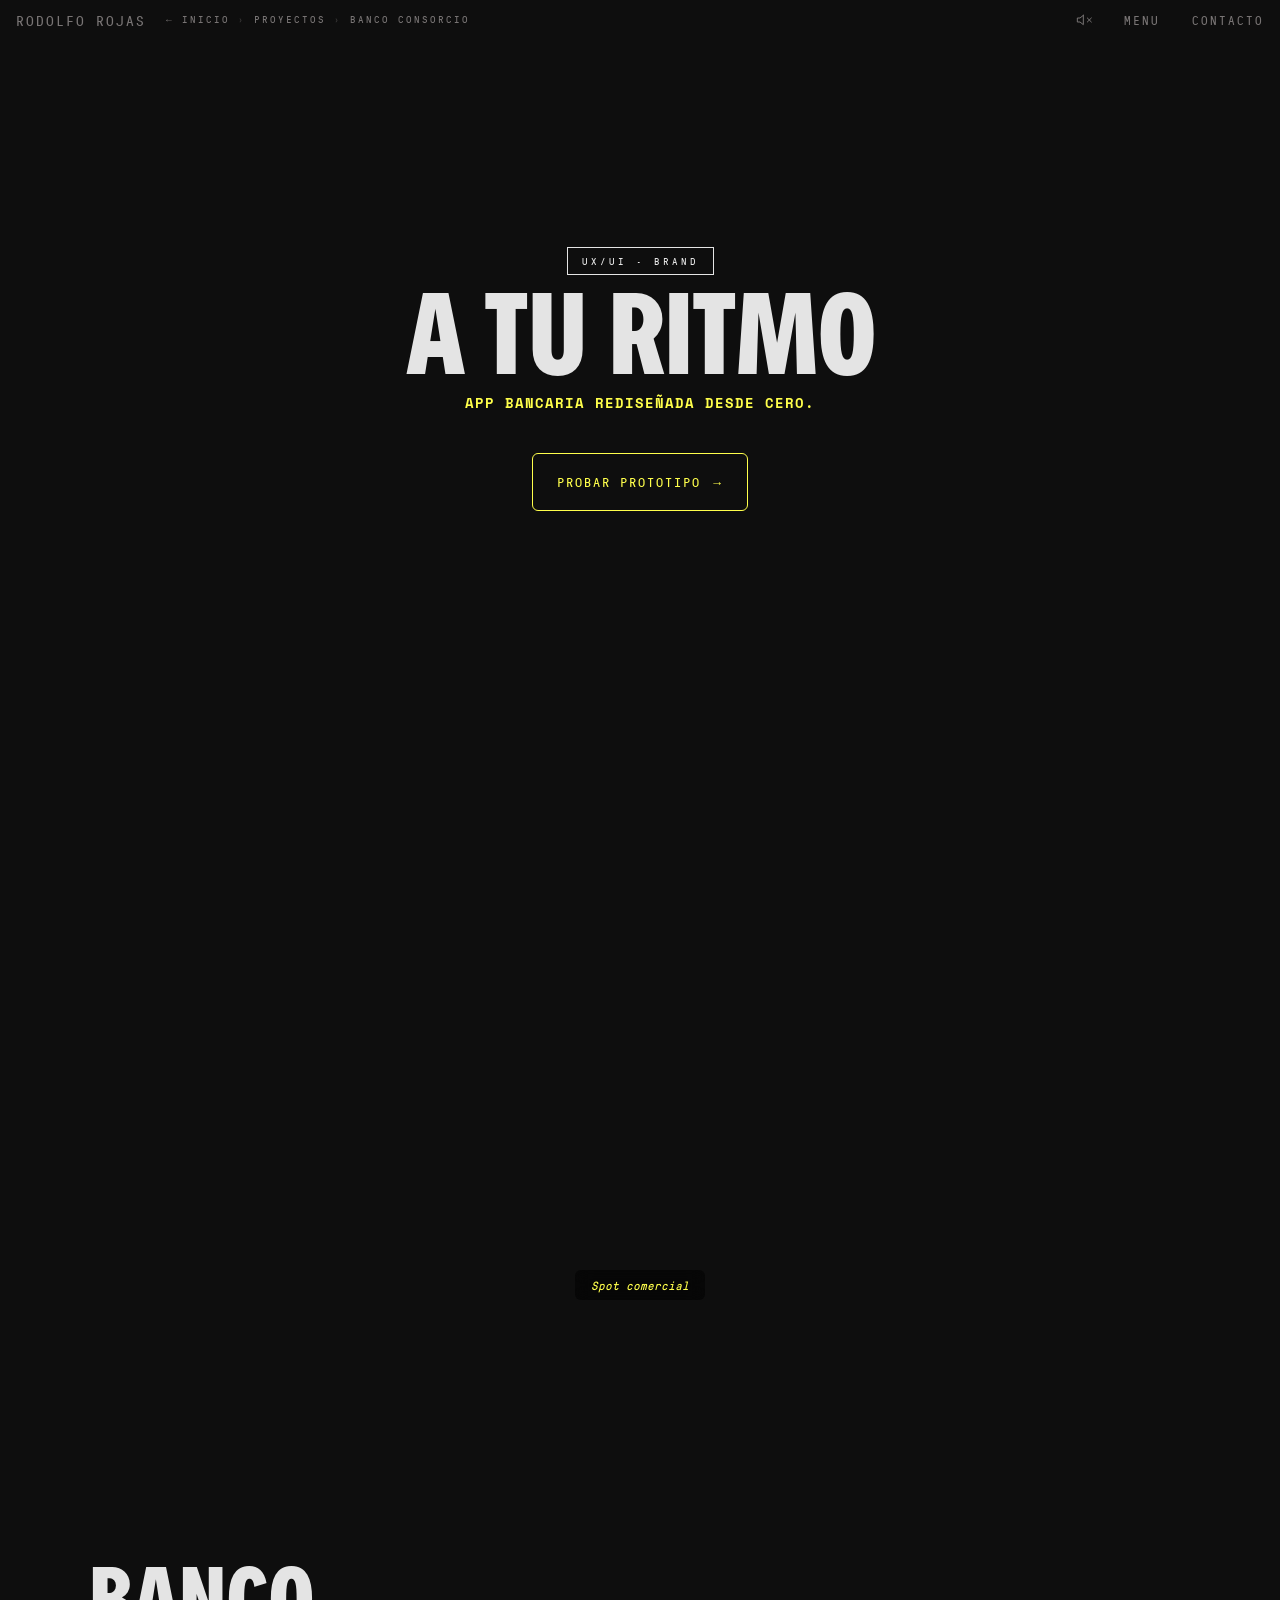
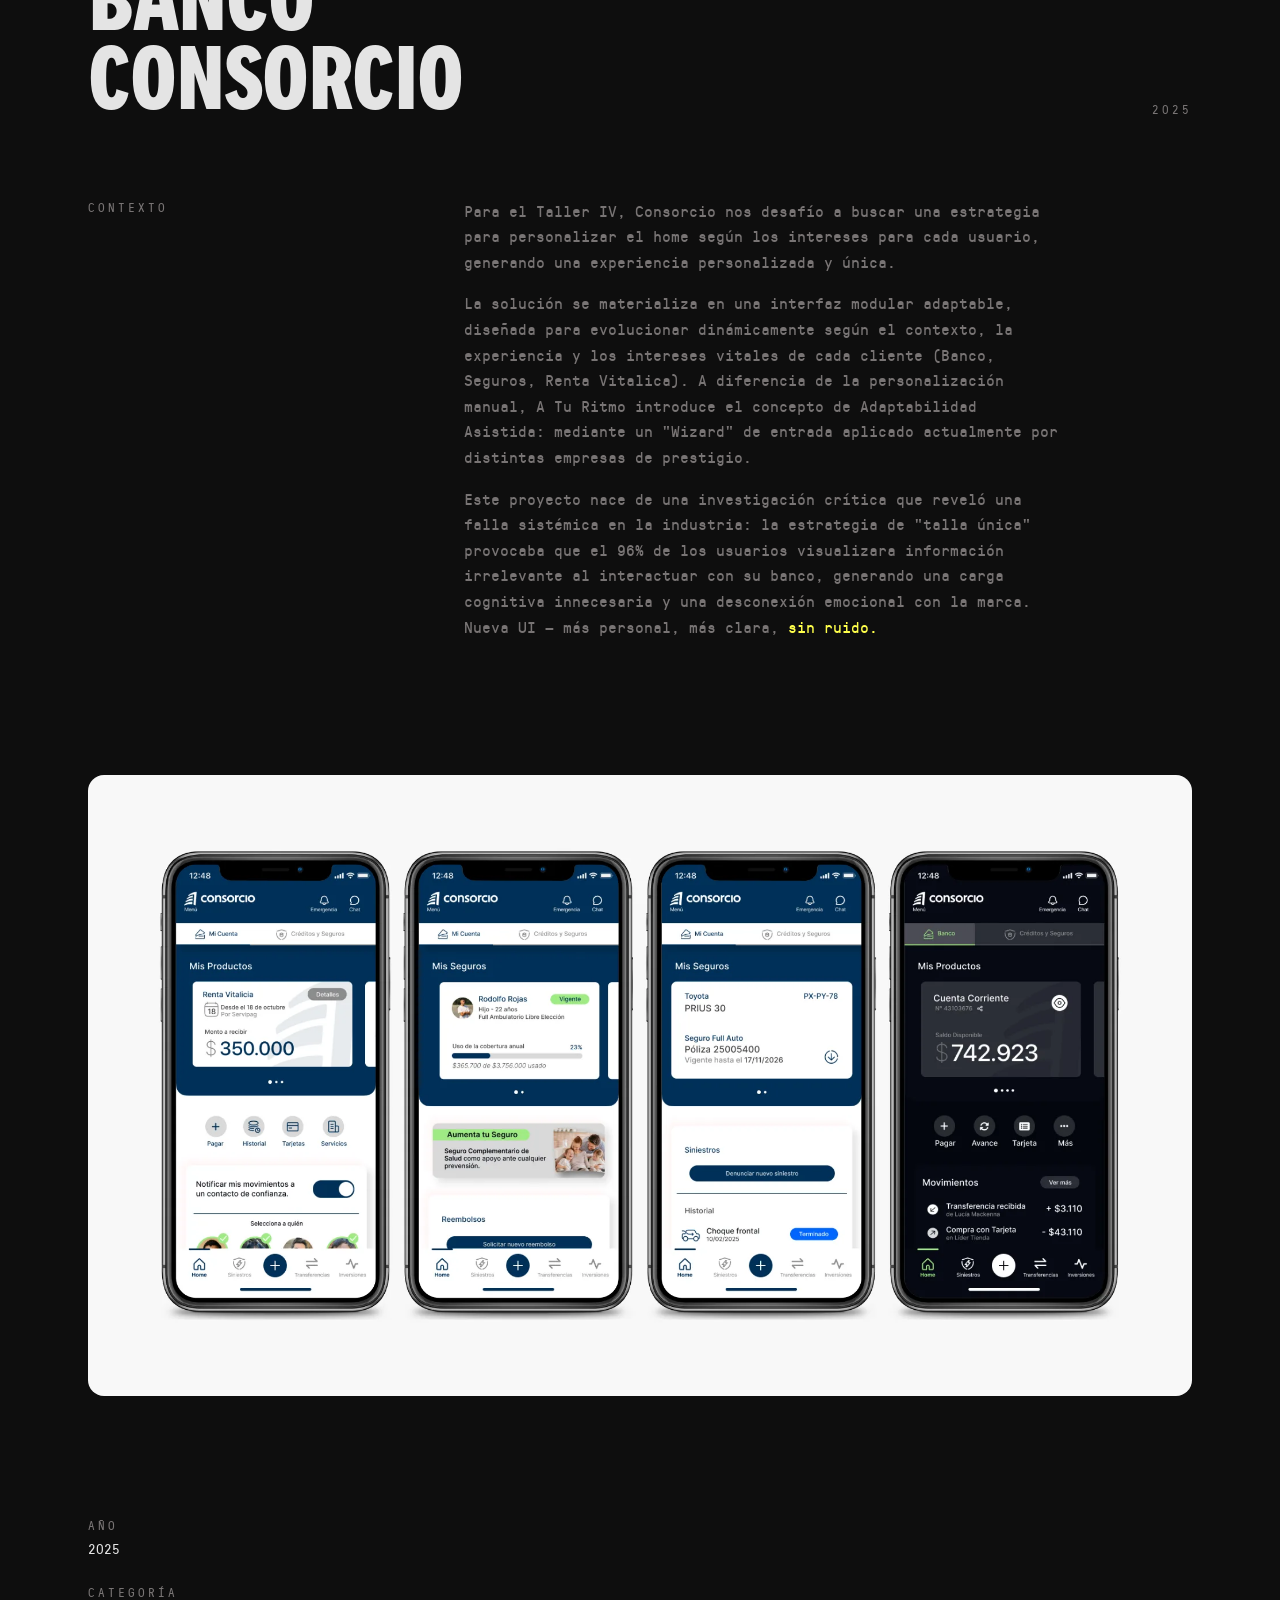
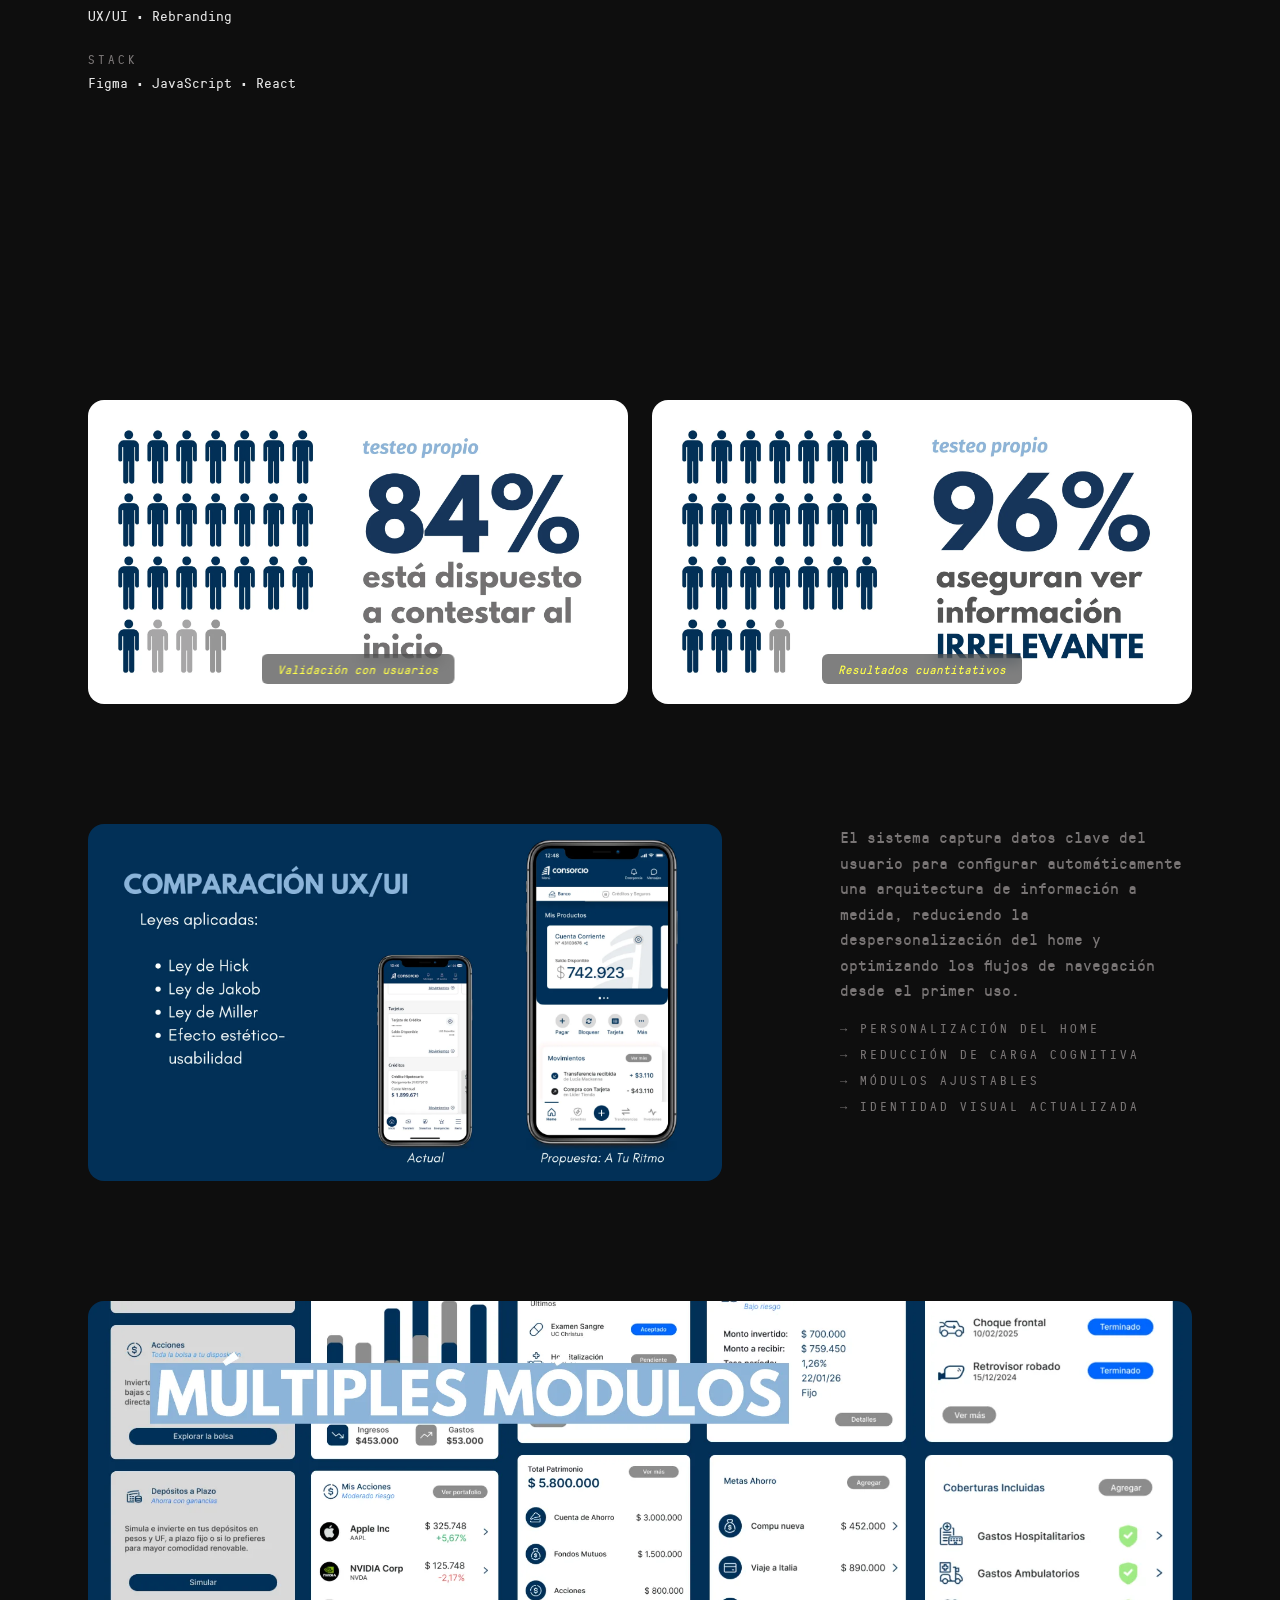
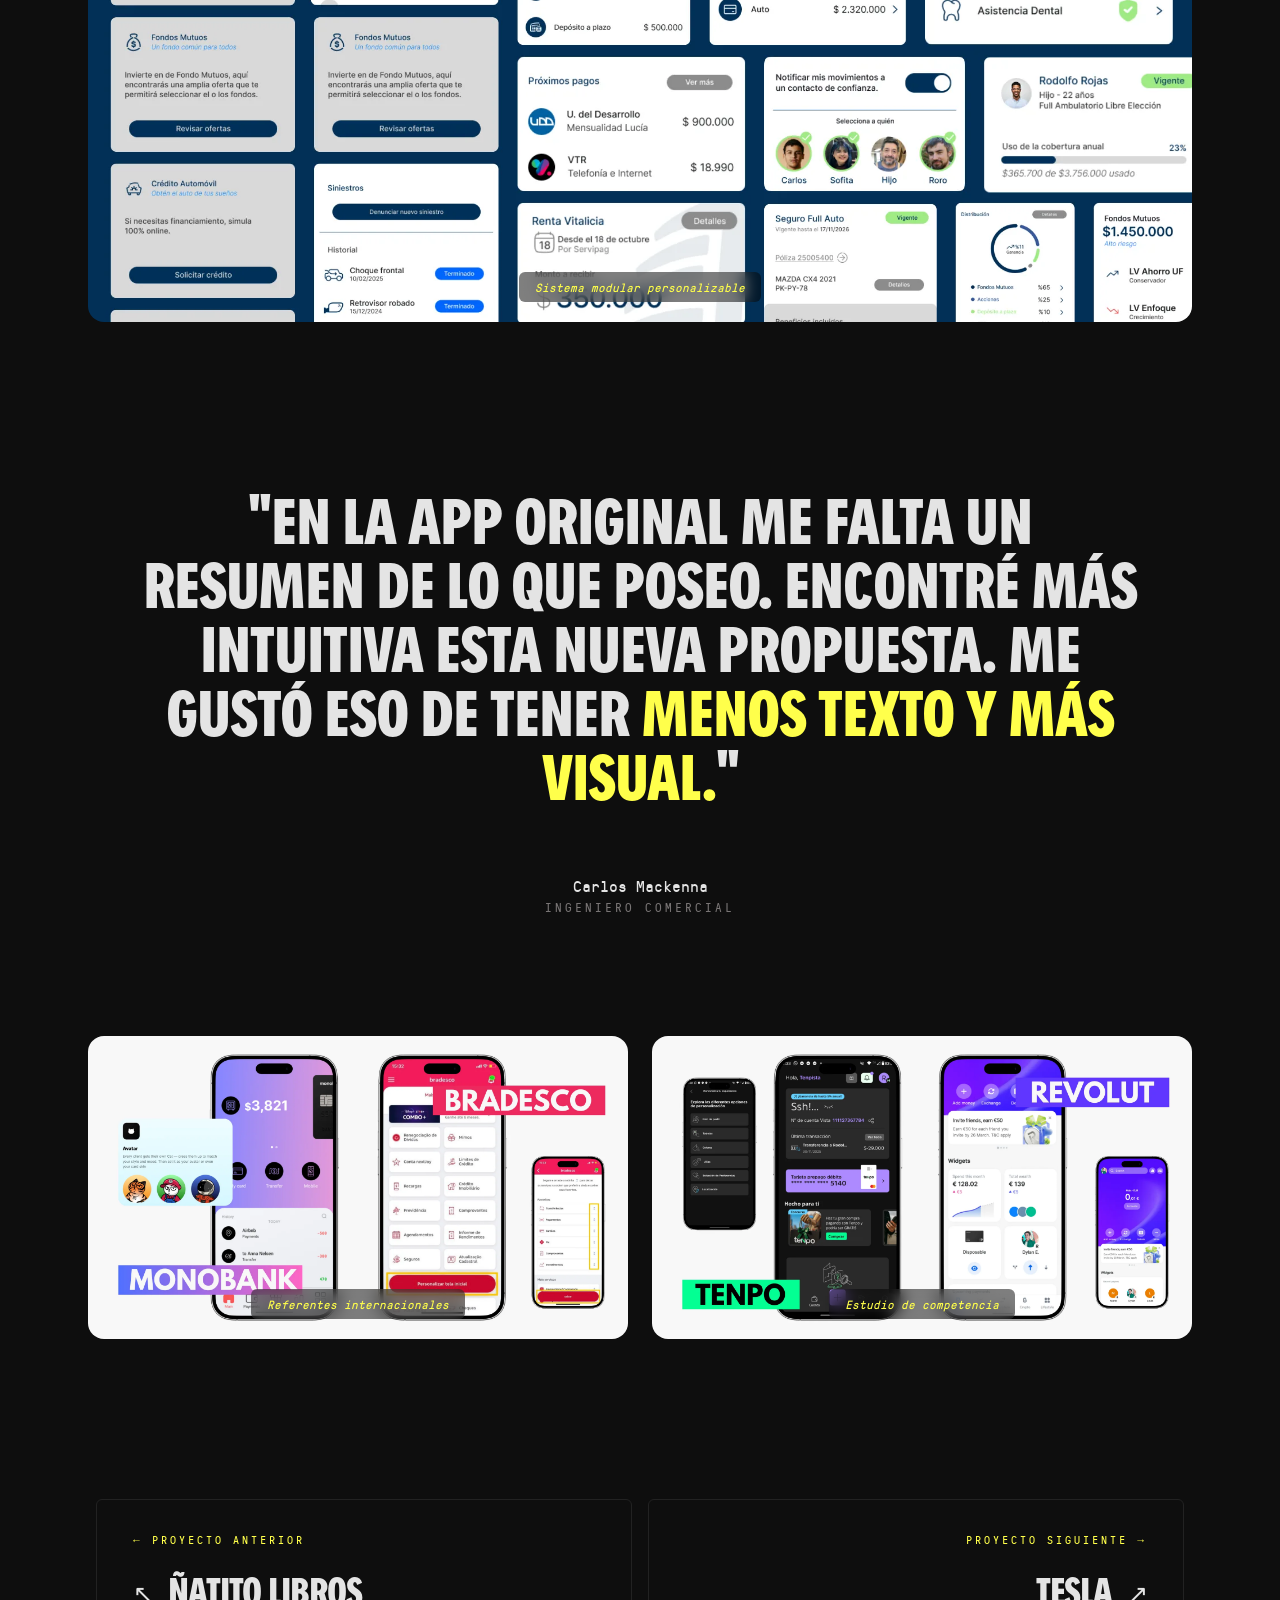
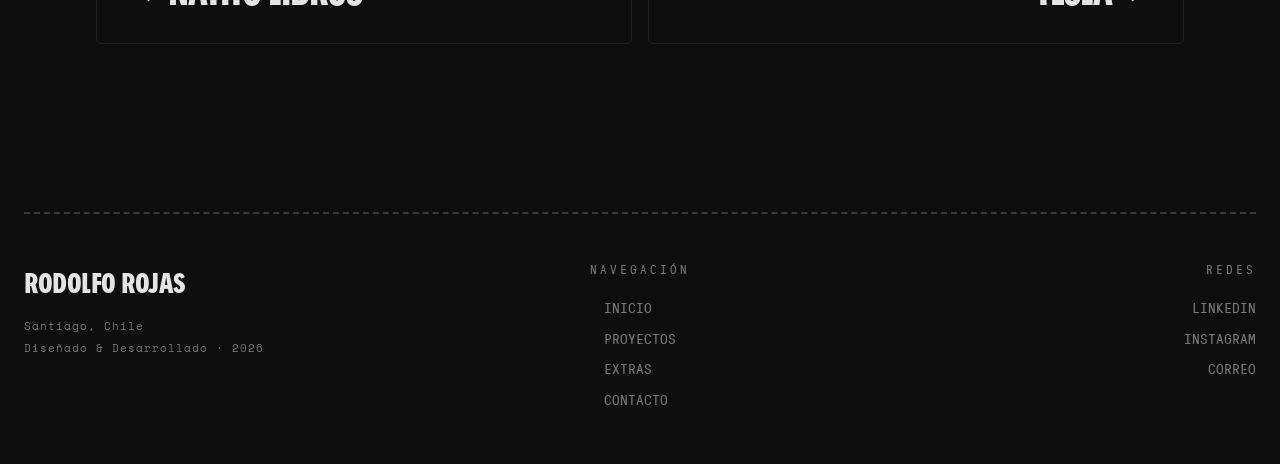
<file: proyecto-consorcio.html>
<!doctype html>
<html lang="es">

<head>
  <meta charset="utf-8" />
  <meta name="viewport" content="width=device-width, initial-scale=1" />
  <title>Banco Consorcio — Rodolfo Rojas</title>
  <link href="https://cdn.jsdelivr.net/npm/bootstrap@5.3.8/dist/css/bootstrap.min.css" rel="stylesheet" />
  <link rel="stylesheet" href="style.css" />
  <style>
    @media (min-width: 993px) {
      .contexto-title {
        font-size: clamp(3.5rem, 7vw, 6rem);
      }
    }

    .proyectovisual-wrapper {
      border-radius: 16px;
    }

    .skill-img {
      border-radius: 16px;
    }
  </style>
</head>

<body>

  <!-- NAVBAR -->
  <nav class="mi-navbar mi-navbar--solid px-3">
    <div class="nav-left">
      <a href="index.html" class="nav-logo">Rodolfo Rojas</a>
      <nav class="nav-breadcrumb">
        <a href="index.html">← Inicio</a>
        <span class="sep">›</span>
        <a href="proyectos.html">Proyectos</a>
        <span class="sep">›</span>
        <span>Banco Consorcio</span>
      </nav>
    </div>
    <div class="nav-right">
      <button class="nav-audio-btn" id="audio-btn-proyecto" onclick="toggleProyectoAudio()" aria-label="Toggle audio"></button>
      <a href="#" class="nav-link" onclick="abrirMenu()">Menu</a>
      <a href="contacto.html" class="nav-link nav-contacto">
        <span class="nav-contacto-texto">Contacto</span>
        <svg class="nav-contacto-icono" xmlns="http://www.w3.org/2000/svg" width="14" height="14" viewBox="0 0 24 24"
          fill="none" stroke="currentColor" stroke-width="1.5" stroke-linecap="round" stroke-linejoin="round"
          aria-hidden="true">
          <path
            d="M22 16.92v3a2 2 0 0 1-2.18 2 19.79 19.79 0 0 1-8.63-3.07A19.5 19.5 0 0 1 4.69 12a19.79 19.79 0 0 1-3.07-8.67A2 2 0 0 1 3.6 1.27h3a2 2 0 0 1 2 1.72c.127.96.361 1.903.7 2.81a2 2 0 0 1-.45 2.11L7.91 8.91a16 16 0 0 0 6.08 6.08l.91-.91a2 2 0 0 1 2.11-.45c.907.339 1.85.573 2.81.7A2 2 0 0 1 22 16.92z" />
        </svg>
      </a>
    </div>
  </nav>
  <!-- NAVBAR -->


  <!-- MENU OVERLAY -->
  <div class="menu-overlay" id="menuOverlay">
    <div class="menu-overlay-top">
      <a href="index.html" class="nav-logo">Rodolfo Rojas</a>
      <div class="d-flex gap-4 align-items-center">
        <button class="menu-close" onclick="cerrarMenu()">Close</button>
        <a href="contacto.html" class="nav-link">Contacto</a>
      </div>
    </div>
    <div class="menu-links">
      <a href="index.html" class="menu-link-item"><video class="menu-link-img" autoplay muted loop playsinline><source src="images/liam gallagher smile GIF.mp4" type="video/mp4"></video>Home</a>
      <a href="proyectos.html" class="menu-link-item"><video class="menu-link-img" autoplay muted loop playsinline><source src="images/Shocked Speed GIF by Respective.mp4" type="video/mp4"></video>Proyectos</a>
      <!-- <a href="areas.html" class="menu-link-item"><video class="menu-link-img" autoplay muted loop playsinline><source src="images/Speed Hands GIF.mp4" type="video/mp4"></video>Áreas</a> -->
      <a href="exploraciones.html" class="menu-link-item"><video class="menu-link-img" autoplay muted loop playsinline><source src="images/Better Call Saul Bcs GIF by Stan..mp4" type="video/mp4"></video>Extras</a>
      <a href="contacto.html" class="menu-link-item"><video class="menu-link-img" autoplay muted loop playsinline><source src="images/Champions League Ronaldo GIF.mp4" type="video/mp4"></video>Contacto</a>
    </div>
  </div>
  <!-- MENU OVERLAY -->

  <div class="container-fluid p-0">
    <div class="row m-0">

      <!-- HERO -->
      <div class="col-12 hero hero--plain d-flex align-items-center justify-content-center" style="min-height: 80vh;">
        <div class="hero-main-content text-center">
          <div class="mb-3">
            <span class="proyecto-cat-tag">UX/UI · Brand</span>
          </div>
          <h1 class="title1">A TU RITMO</h1>
          <p class="hero-accent-subtitle">App bancaria rediseñada desde cero.</p>
          <a href="https://www.figma.com/proto/cnRZEs9x8bEMTtqnrZJlwH/FINAL-CONSORCIO?node-id=1014-3089&t=ZP9N9wHmXlTjjiN2-1&starting-point-node-id=1014%3A3089" class="info-card-btn d-inline-flex mt-4" target="_blank" rel="noopener">
            Probar prototipo <span class="cta-arrow">→</span>
          </a>
        </div>
      </div>
      <!-- HERO -->

      <!-- VIDEO / IMAGEN GRANDE -->
      <div class="col-12 d-flex justify-content-center seccion" style="padding-top: 48px;">
        <div class="proyectovisual-wrapper">
          <video class="custom-proyectovisual" autoplay muted loop playsinline>
            <source src="images/ConsorcioVideoPromocional.mp4" type="video/mp4">
          </video>
<p class="visual-subtitle">Spot comercial</p>
        </div>
      </div>
      <!-- VIDEO / IMAGEN GRANDE -->

      <!-- EDITORIAL: PROJECT OVERVIEW -->
      <div class="col-12 seccion">
        <div class="d-flex justify-content-between align-items-end" style="margin-bottom: 80px;">
          <h2 class="title2" style="line-height: 0.88; margin: 0; max-width: 60%;">BANCO<br>CONSORCIO</h2>
          <p class="tag m-0">2025</p>
        </div>
        <div class="row justify-content-between align-items-start">
          <div class="col-12 col-md-2">
            <p class="tag m-0">CONTEXTO</p>
          </div>
          <div class="col-12 col-md-8 mt-4 mt-md-0">
            <p class="contexto-text">Para el Taller IV, Consorcio nos desafío a buscar una estrategia para personalizar
              el home según los intereses para cada usuario, generando una experiencia personalizada y única.</p>
            <p class="contexto-text">La solución se materializa en una interfaz modular adaptable, diseñada para
              evolucionar dinámicamente según el contexto, la experiencia y los intereses vitales de cada cliente
              (Banco, Seguros, Renta Vitalica). A diferencia de la personalización manual, A Tu Ritmo introduce el
              concepto de Adaptabilidad Asistida: mediante un "Wizard" de entrada aplicado actualmente por distintas
              empresas de prestigio.</p>
            <p class="contexto-text"> Este proyecto nace de una investigación crítica que reveló una falla sistémica en
              la industria: la estrategia de "talla única" provocaba que el 96% de los usuarios visualizara información
              irrelevante al interactuar con su banco, generando una carga cognitiva innecesaria y una desconexión
              emocional con la marca. Nueva UI — más personal, más clara, <span style="color: var(--accent)">sin
                ruido.</span></p>
          </div>
        </div>
      </div>
      <!-- EDITORIAL -->

      <!-- IMAGEN PANTALLAS -->
      <div class="col-12 seccion" style="padding-top: 0;">
        <img src="images/ConsorcioPantallas.webp" class="skill-img w-100" style="max-height: none;" alt="Pantallas" loading="lazy">
      </div>
      <!-- IMAGEN PANTALLAS -->

      <!-- FILA 2: metadata · imagen ancha -->
      <div class="col-12 seccion" style="padding-top: 0;">
        <div class="row justify-content-between align-items-start flex-column-reverse flex-md-row">
          <div class="col-12 col-md-3 mt-5 mt-md-0">
            <div class="d-flex flex-column gap-4">
              <div>
                <p class="tag mb-1">AÑO</p>
                <p class="m-0">2025</p>
              </div>
              <div>
                <p class="tag mb-1">CATEGORÍA</p>
                <p class="m-0">UX/UI · Rebranding</p>
              </div>
              <div>
                <p class="tag mb-1">STACK</p>
                <p class="m-0">Figma · JavaScript · React</p>
              </div>
            </div>
          </div>
          <div class="col-12 col-md-8">
            <div class="proyectovisual-wrapper">
              <video class="custom-proyectovisual" autoplay muted loop playsinline>
                <source src="images/ConsorcioWizard.mp4" type="video/mp4">
              </video>
            </div>
          </div>
        </div>
      </div>
      <!-- FILA 2 -->

      <!-- DOS IMÁGENES -->
      <div class="col-12 seccion" style="padding-top: 0;">
        <div class="row g-4">
          <div class="col-12 col-md-6">
            <div class="proyectovisual-wrapper">
              <img src="images/ConsorcioValidez.webp" class="custom-proyectovisual" alt="Validación" loading="lazy">
              <p class="visual-subtitle">Validación con usuarios</p>
            </div>
          </div>
          <div class="col-12 col-md-6">
            <div class="proyectovisual-wrapper">
              <img src="images/ConsorcioDato.webp" class="custom-proyectovisual" alt="Datos" loading="lazy">
              <p class="visual-subtitle">Resultados cuantitativos</p>
            </div>
          </div>
        </div>
      </div>
      <!-- DOS IMÁGENES -->

      <!-- FILA 3: imagen · texto -->
      <div class="col-12 seccion" style="padding-top: 0;">
        <div class="row justify-content-between align-items-start">
          <div class="col-12 col-md-7">
            <img src="images/ConsorcioComparación.webp" class="skill-img w-100" style="max-height: none;"
              alt="Comparación" loading="lazy">
          </div>
          <div class="col-12 col-md-4 mt-5 mt-md-0">
            <p class="contexto-text">El sistema captura datos clave del usuario para configurar automáticamente una
              arquitectura de información a medida, reduciendo la despersonalización del home y optimizando los flujos
              de navegación desde el primer uso.</p>
            <ul class="list-unstyled mt-3">
              <li class="tag mb-2">→ Personalización del home</li>
              <li class="tag mb-2">→ Reducción de carga cognitiva</li>
              <li class="tag mb-2">→ Módulos ajustables</li>
              <li class="tag mb-2">→ Identidad visual actualizada</li>
            </ul>
          </div>
        </div>
      </div>
      <!-- FILA 3 -->

      <!-- IMAGEN COMPLETA -->
      <div class="col-12 seccion" style="padding-top: 0;">
        <div class="proyectovisual-wrapper">
          <img src="images/ConsorcioMódulos.webp" class="custom-proyectovisual" alt="Módulos" loading="lazy">
          <p class="visual-subtitle">Sistema modular personalizable</p>
        </div>
      </div>
      <!-- IMAGEN COMPLETA -->

      <!-- QUOTE -->
      <div class="col-12 text-center seccion" style="padding-top: 0;">
        <p class="title3 p-5">"En la app original me falta un resumen de lo que poseo. Encontré más intuitiva esta
          nueva
          propuesta. Me gustó eso de tener <span style="color: var(--accent)">menos texto y más visual.</span>"</p>
        <p class="body2 m-0 p-0">Carlos Mackenna</p>
        <p class="tag m-0 p-0">Ingeniero Comercial</p>
      </div>
      <!-- QUOTE -->

      <!-- DOS IMÁGENES -->
      <div class="col-12 seccion" style="padding-top: 0;">
        <div class="row g-4 mb-4">
          <div class="col-12 col-md-6">
            <div class="proyectovisual-wrapper">
              <img src="images/ConsorcioReferentes.webp" class="custom-proyectovisual" alt="Referentes" loading="lazy">
              <p class="visual-subtitle">Referentes internacionales</p>
            </div>
          </div>
          <div class="col-12 col-md-6">
            <div class="proyectovisual-wrapper">
              <img src="images/ConsorcioReferentes (2).webp" class="custom-proyectovisual" alt="Competencia" loading="lazy">
              <p class="visual-subtitle">Estudio de competencia</p>
            </div>
          </div>
        </div>
      </div>
      <!-- DOS IMÁGENES -->

      <!-- NAVEGACIÓN ENTRE PROYECTOS -->
      <div class="col-12 seccion-x" style="padding-bottom: var(--section-py);">
        <div class="row m-0 g-3">
          <div class="col-12 col-md-6">
            <a href="#" class="nav-proyecto nav-proyecto-prev">
              <span class="nav-proyecto-label">← Proyecto anterior</span>
              <h3 class="nav-proyecto-titulo"></h3>
            </a>
          </div>
          <div class="col-12 col-md-6">
            <a href="#" class="nav-proyecto nav-proyecto-next">
              <span class="nav-proyecto-label">Proyecto siguiente →</span>
              <h3 class="nav-proyecto-titulo"></h3>
            </a>
          </div>
        </div>
      </div>
      <!-- NAVEGACIÓN ENTRE PROYECTOS -->

      <!-- FOOTER -->
      <footer class="col-12 text-white pb-0 px-4 mt-5">
        <div class="footer-ticket-line"></div>
        <div class="row mt-5 mb-5 justify-content-between">
          <div class="col-12 col-md-4 mb-5 mb-md-0">
            <p class="footer-brand">Rodolfo Rojas</p>
            <p class="footer-meta">Santiago, Chile</p>
            <p class="footer-meta">Diseñado &amp; Desarrollado · 2026</p>
          </div>
          <div class="col-12 col-md-4 text-start text-md-center mb-5 mb-md-0">
            <h6 class="tag mb-3">NAVEGACIÓN</h6>
            <ul class="list-unstyled footer-list m-0 text-start d-inline-block">
              <li><a href="index.html">INICIO</a></li>
              <li><a href="proyectos.html">PROYECTOS</a></li>
              <!-- <li><a href="areas.html">ÁREAS</a></li> -->
              <li><a href="exploraciones.html">EXTRAS</a></li>
              <li><a href="contacto.html">CONTACTO</a></li>
            </ul>
          </div>
          <div class="col-12 col-md-4 text-md-end">
            <h6 class="tag mb-3">REDES</h6>
            <ul class="list-unstyled footer-list m-0 d-flex flex-column align-items-md-end">
              <li><a href="https://www.linkedin.com/in/rodolfo-alejandro-rojas-morillo-7b460837b/" target="_blank">LINKEDIN</a></li>
              <li><a href="https://www.instagram.com/rodolfo.rjs/" target="_blank">INSTAGRAM</a></li>
              <li><a href="mailto:rojasrodolfo906@gmail.com">CORREO</a></li>
            </ul>
          </div>
        </div>
      </footer>
      <!-- FOOTER -->
    </div>
  </div>

  <script src="https://cdn.jsdelivr.net/npm/bootstrap@5.3.8/dist/js/bootstrap.bundle.min.js"></script>
  <script src="scripts.js"></script>
</body>

</html>
</file>
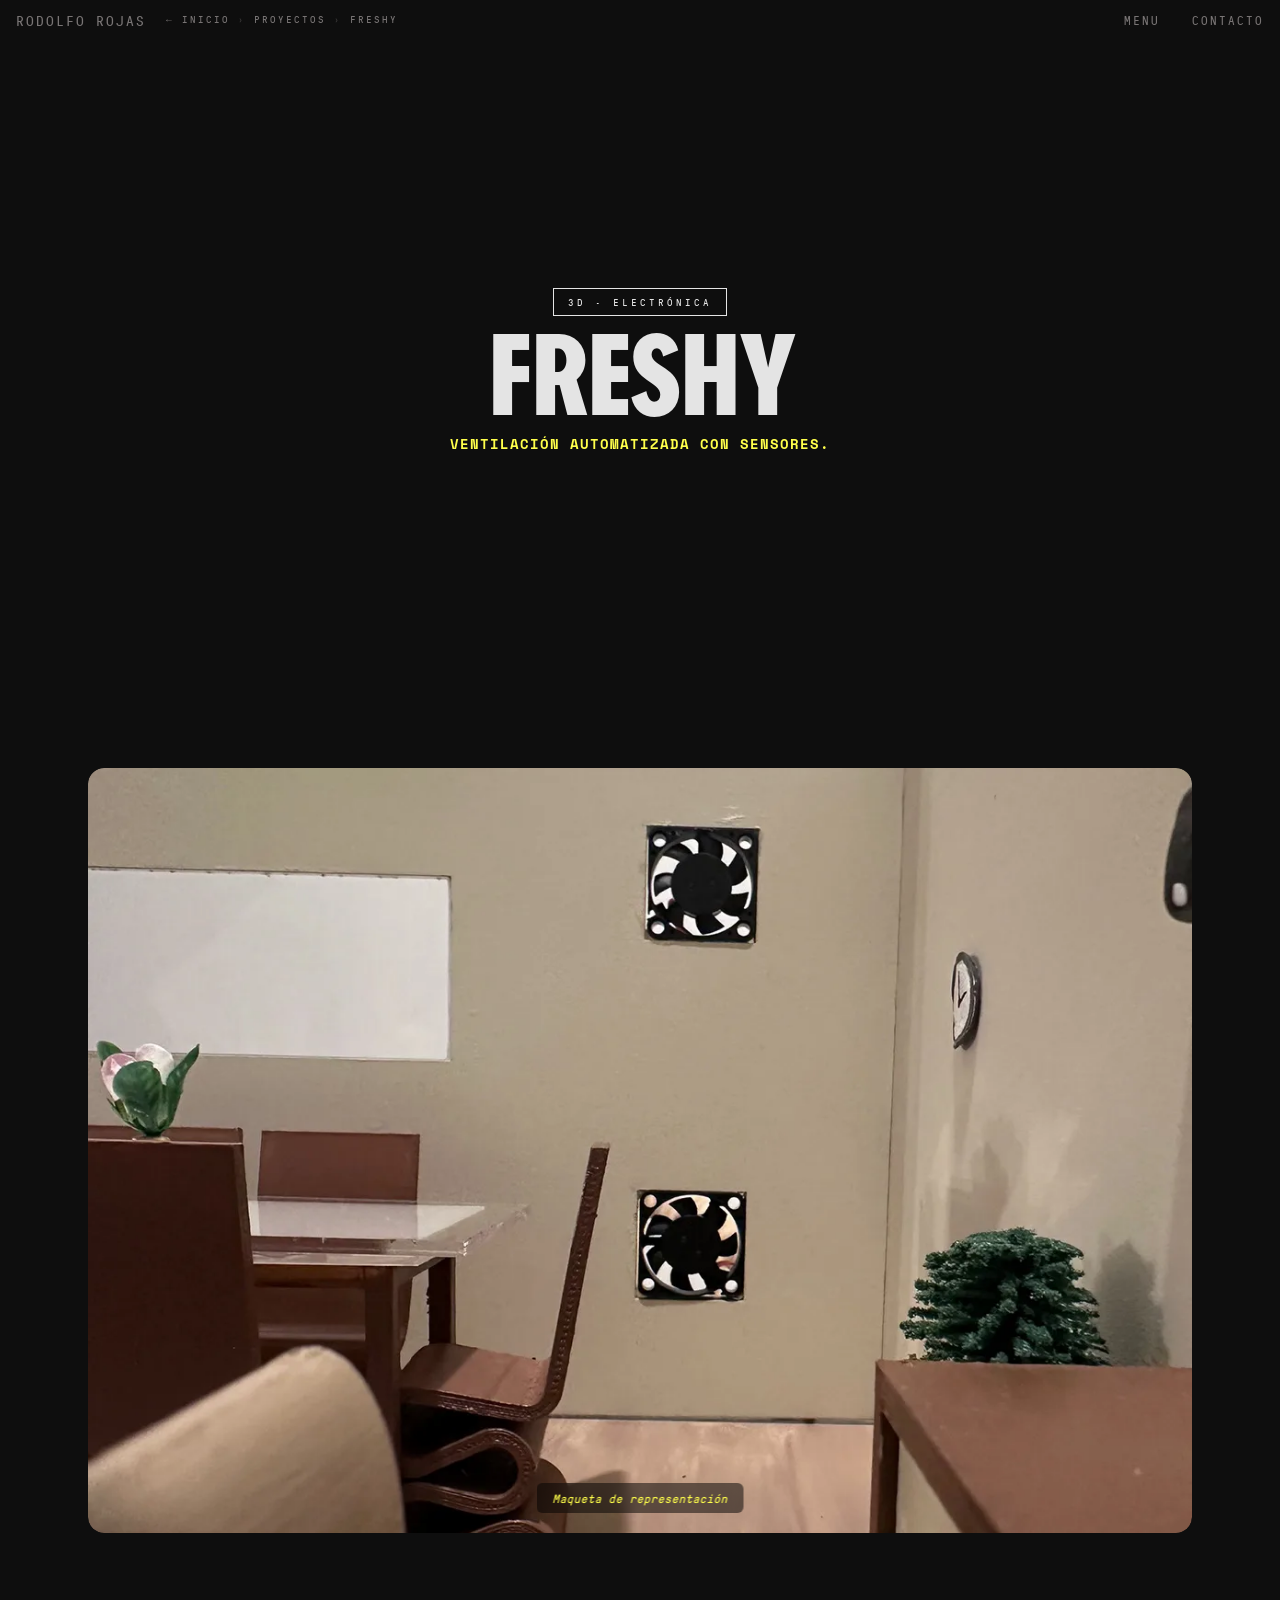
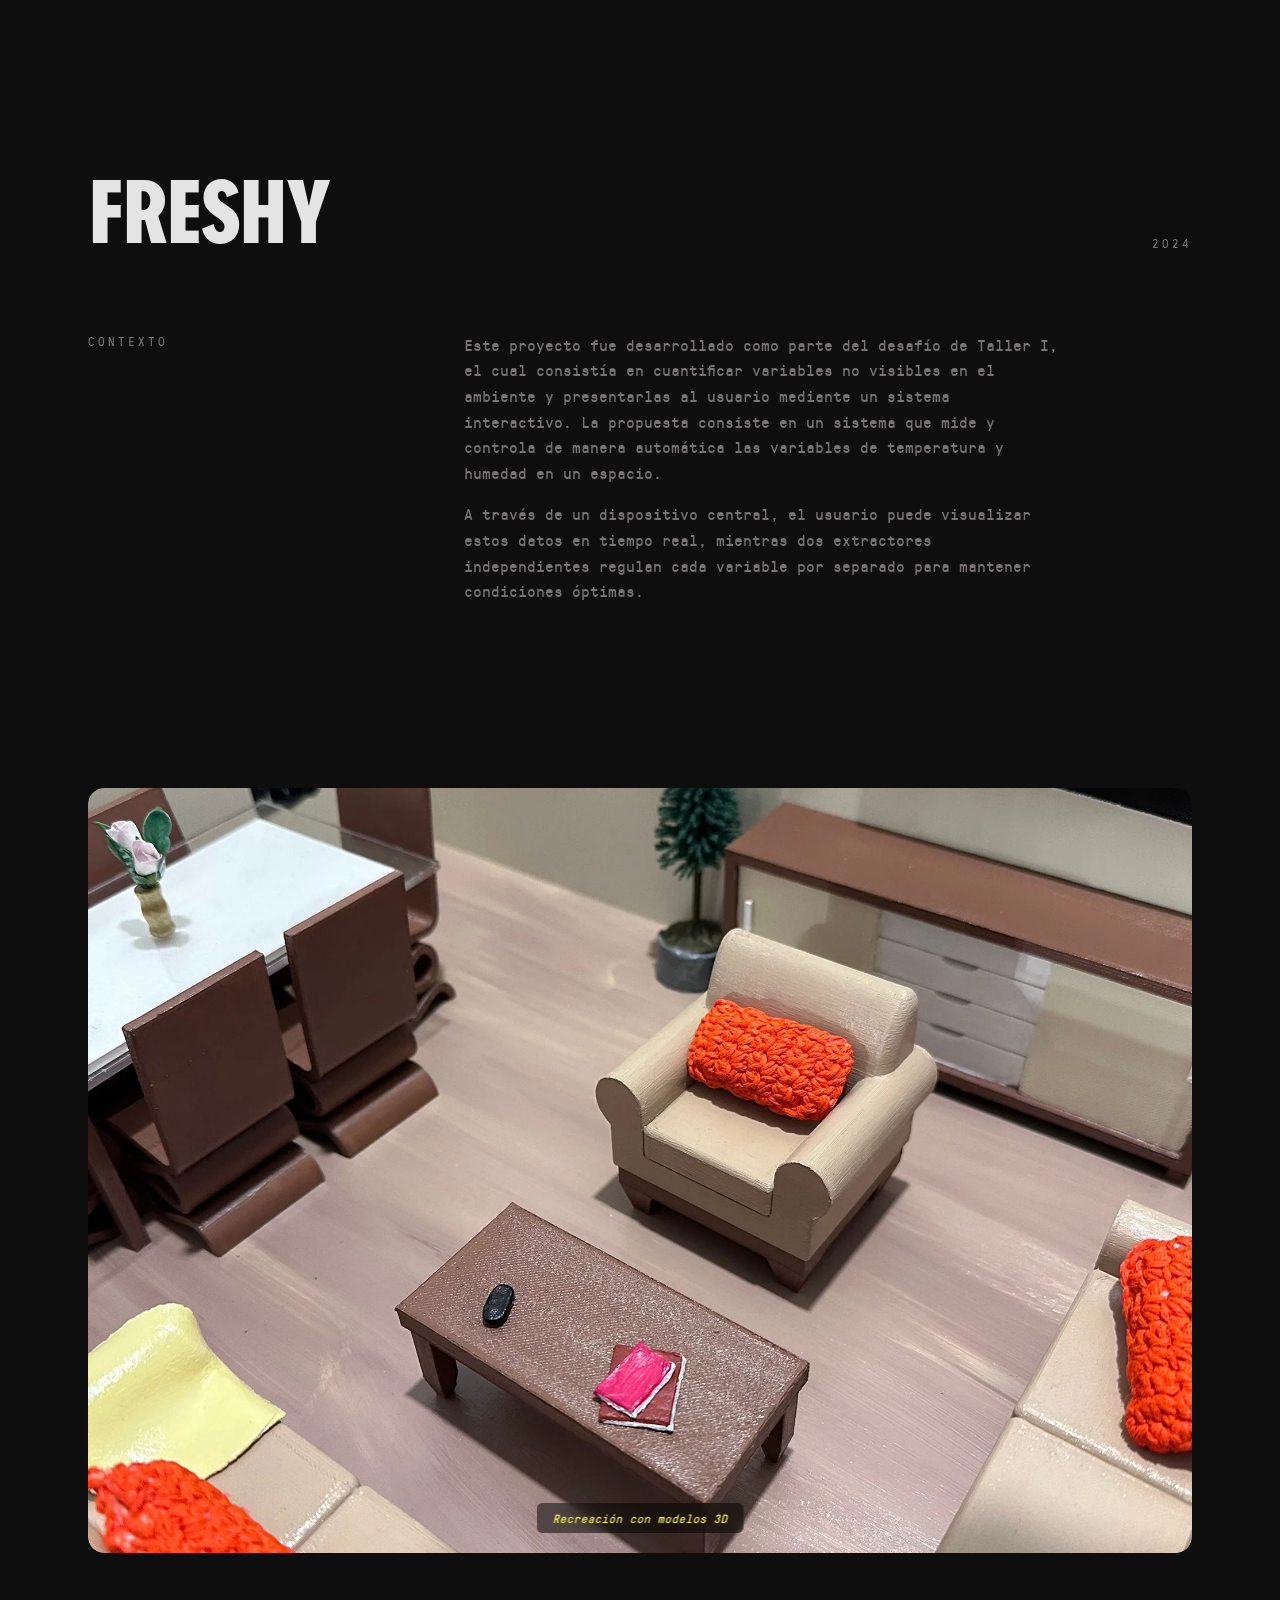
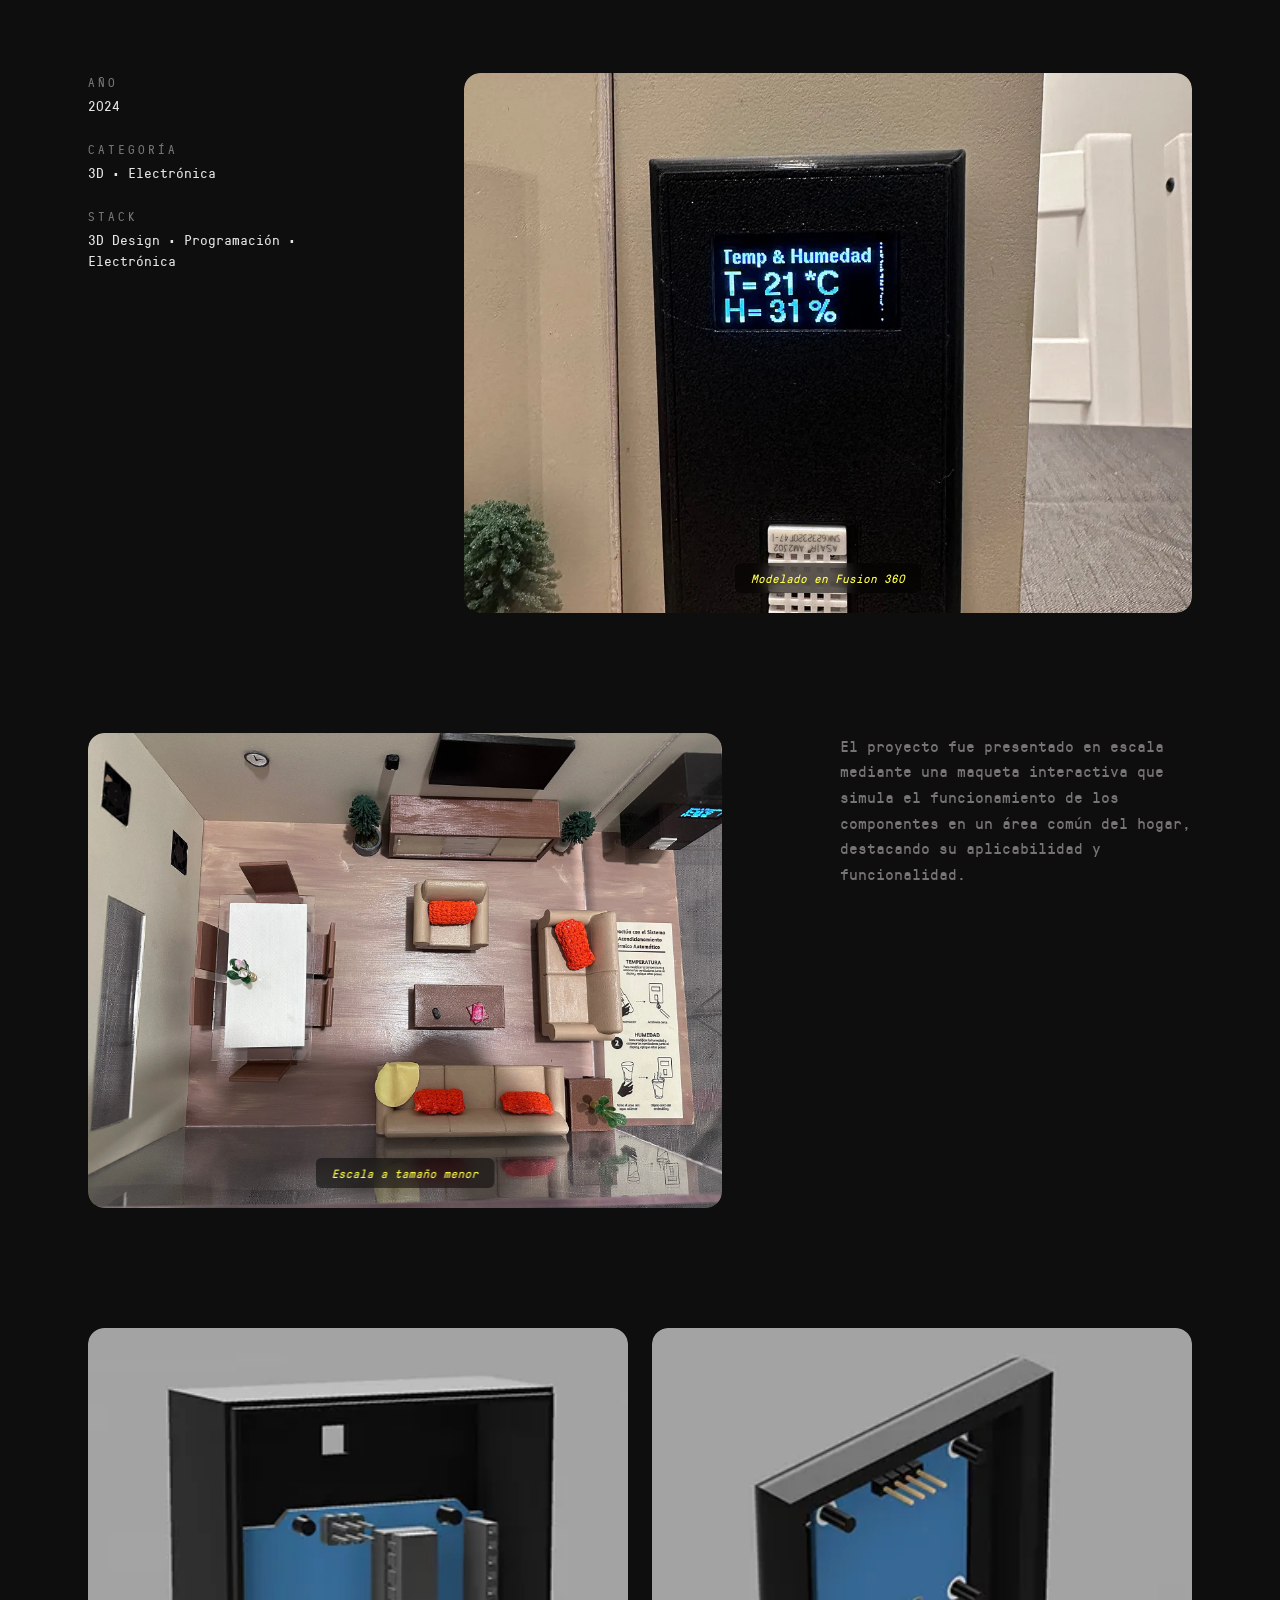
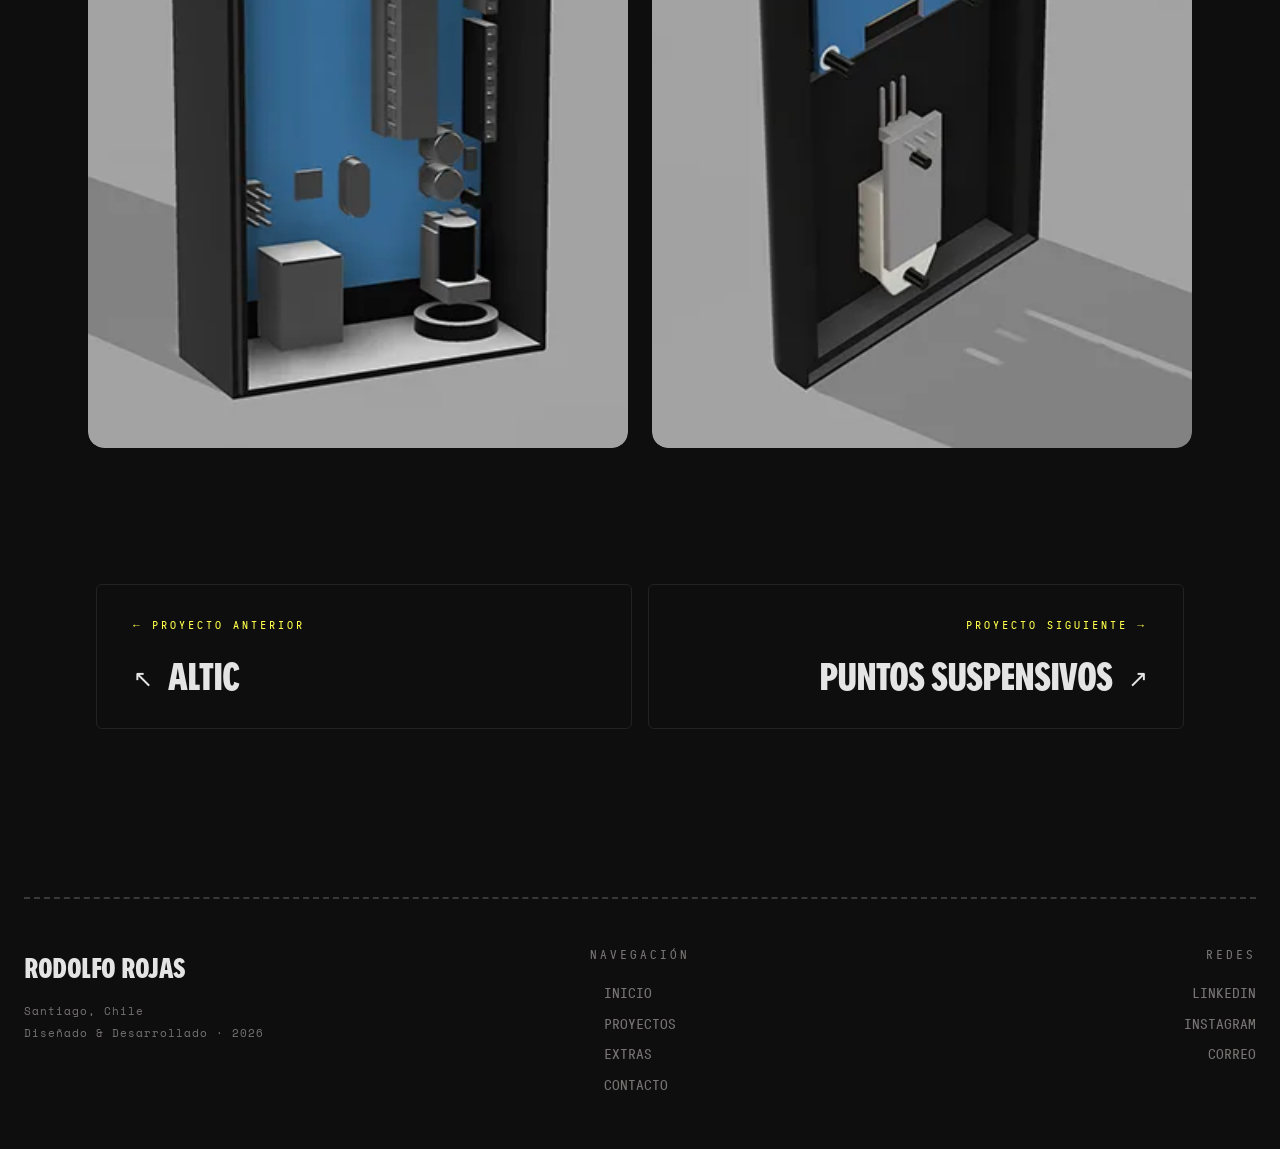
<file: proyecto-freshy.html>
<!doctype html>
<html lang="es">

<head>
  <meta charset="utf-8" />
  <meta name="viewport" content="width=device-width, initial-scale=1" />
  <title>Freshy — Rodolfo Rojas</title>
  <link href="https://cdn.jsdelivr.net/npm/bootstrap@5.3.8/dist/css/bootstrap.min.css" rel="stylesheet" />
  <link rel="stylesheet" href="style.css" />
  <style>
    @media (min-width: 993px) {
      .contexto-title {
        font-size: clamp(3.5rem, 7vw, 6rem);
      }
    }

    .proyectovisual-wrapper {
      border-radius: 16px;
    }

    .skill-img {
      border-radius: 16px;
    }
  </style>
</head>

<body>

  <!-- NAVBAR -->
  <nav class="mi-navbar mi-navbar--solid px-3">
    <div class="nav-left">
      <a href="index.html" class="nav-logo">Rodolfo Rojas</a>
      <nav class="nav-breadcrumb">
        <a href="index.html">← Inicio</a>
        <span class="sep">›</span>
        <a href="proyectos.html">Proyectos</a>
        <span class="sep">›</span>
        <span>Freshy</span>
      </nav>
    </div>
    <div class="nav-right">
      <a href="#" class="nav-link" onclick="abrirMenu()">Menu</a>
      <a href="contacto.html" class="nav-link nav-contacto">
        <span class="nav-contacto-texto">Contacto</span>
        <svg class="nav-contacto-icono" xmlns="http://www.w3.org/2000/svg" width="14" height="14" viewBox="0 0 24 24"
          fill="none" stroke="currentColor" stroke-width="1.5" stroke-linecap="round" stroke-linejoin="round"
          aria-hidden="true">
          <path
            d="M22 16.92v3a2 2 0 0 1-2.18 2 19.79 19.79 0 0 1-8.63-3.07A19.5 19.5 0 0 1 4.69 12a19.79 19.79 0 0 1-3.07-8.67A2 2 0 0 1 3.6 1.27h3a2 2 0 0 1 2 1.72c.127.96.361 1.903.7 2.81a2 2 0 0 1-.45 2.11L7.91 8.91a16 16 0 0 0 6.08 6.08l.91-.91a2 2 0 0 1 2.11-.45c.907.339 1.85.573 2.81.7A2 2 0 0 1 22 16.92z" />
        </svg>
      </a>
    </div>
  </nav>
  <!-- NAVBAR -->


  <!-- MENU OVERLAY -->
  <div class="menu-overlay" id="menuOverlay">
    <div class="menu-overlay-top">
      <a href="index.html" class="nav-logo">Rodolfo Rojas</a>
      <div class="d-flex gap-4 align-items-center">
        <button class="menu-close" onclick="cerrarMenu()">Close</button>
        <a href="contacto.html" class="nav-link">Contacto</a>
      </div>
    </div>
    <div class="menu-links">
      <a href="index.html" class="menu-link-item"><video class="menu-link-img" autoplay muted loop playsinline><source src="images/liam gallagher smile GIF.mp4" type="video/mp4"></video>Home</a>
      <a href="proyectos.html" class="menu-link-item"><video class="menu-link-img" autoplay muted loop playsinline><source src="images/Shocked Speed GIF by Respective.mp4" type="video/mp4"></video>Proyectos</a>
      <!-- <a href="areas.html" class="menu-link-item"><video class="menu-link-img" autoplay muted loop playsinline><source src="images/Speed Hands GIF.mp4" type="video/mp4"></video>Áreas</a> -->
      <a href="exploraciones.html" class="menu-link-item"><video class="menu-link-img" autoplay muted loop playsinline><source src="images/Better Call Saul Bcs GIF by Stan..mp4" type="video/mp4"></video>Extras</a>
      <a href="contacto.html" class="menu-link-item"><video class="menu-link-img" autoplay muted loop playsinline><source src="images/Champions League Ronaldo GIF.mp4" type="video/mp4"></video>Contacto</a>
    </div>
  </div>
  <!-- MENU OVERLAY -->

  <div class="container-fluid p-0">
    <div class="row m-0">

      <!-- HERO -->
      <div class="col-12 hero hero--plain d-flex align-items-center justify-content-center" style="min-height: 80vh;">
        <div class="hero-main-content text-center">
          <div class="mb-3">
            <span class="proyecto-cat-tag">3D · Electrónica</span>
          </div>
          <h1 class="title1">FRESHY</h1>
          <p class="hero-accent-subtitle">Ventilación automatizada con sensores.</p>
        </div>
      </div>
      <!-- HERO -->

      <!-- VIDEO / IMAGEN GRANDE -->
      <div class="col-12 d-flex justify-content-center seccion" style="padding-top: 48px;">
        <div class="proyectovisual-wrapper">
          <img src="images/FreshyDentro.webp" class="skill-img w-100" style="max-height: 85vh;" alt="Pantallas" loading="lazy">
          <p class="visual-subtitle">Maqueta de representación</p>
        </div>
      </div>
      <!-- VIDEO / IMAGEN GRANDE -->

      <!-- EDITORIAL: PROJECT OVERVIEW -->
      <div class="col-12 seccion">
        <div class="d-flex justify-content-between align-items-end" style="margin-bottom: 80px;">
          <h2 class="title2" style="line-height: 0.88; margin: 0; max-width: 60%;">FRESHY</h2>
          <p class="tag m-0">2024</p>
        </div>
        <div class="row justify-content-between align-items-start">
          <div class="col-12 col-md-2">
            <p class="tag m-0">CONTEXTO</p>
          </div>
          <div class="col-12 col-md-8 mt-4 mt-md-0">
            <p class="contexto-text">Este proyecto fue desarrollado como parte del desafío de Taller I, el cual consistía en cuantificar variables no visibles en el ambiente y presentarlas al usuario mediante un sistema interactivo. La propuesta consiste en un sistema que mide y controla de manera automática las variables de temperatura y humedad en un espacio.</p>
            <p class="contexto-text">A través de un dispositivo central, el usuario puede visualizar estos datos en tiempo real, mientras dos extractores independientes regulan cada variable por separado para mantener condiciones óptimas.</p>
          </div>
        </div>
      </div>
      <!-- EDITORIAL -->

      <!-- VIDEO / IMAGEN GRANDE -->
      <div class="col-12 d-flex justify-content-center seccion" style="padding-top: 48px;">
        <div class="proyectovisual-wrapper">
          <img src="images/FreshyDetalles.webp" class="skill-img w-100" style="max-height: 85vh;" alt="Pantallas" loading="lazy">
          <p class="visual-subtitle">Recreación con modelos 3D</p>
        </div>
      </div>
      <!-- VIDEO / IMAGEN GRANDE -->

      <!-- FILA 2: metadata · imagen ancha -->
      <div class="col-12 seccion" style="padding-top: 0;">
        <div class="row justify-content-between align-items-start flex-column-reverse flex-md-row">
          <div class="col-12 col-md-3 mt-5 mt-md-0">
            <div class="d-flex flex-column gap-4">
              <div>
                <p class="tag mb-1">AÑO</p>
                <p class="m-0">2024</p>
              </div>
              <div>
                <p class="tag mb-1">CATEGORÍA</p>
                <p class="m-0">3D · Electrónica</p>
              </div>
              <div>
                <p class="tag mb-1">STACK</p>
                <p class="m-0">3D Design · Programación · Electrónica</p>
              </div>
            </div>
          </div>
          <div class="col-12 col-md-8">
            <div class="proyectovisual-wrapper">
              <img src="images/FreshyPrototipo.webp" class="skill-img w-100"
                style="max-height: 60vh; object-position: center; object-fit: cover;" alt="Proyecto" loading="lazy">
              <p class="visual-subtitle">Modelado en Fusion 360</p>
            </div>
          </div>
        </div>
      </div>
      <!-- FILA 2 -->

      <!-- FILA 3: imagen · texto -->
      <div class="col-12 seccion" style="padding-top: 0;">
        <div class="row justify-content-between align-items-start">
          <div class="col-12 col-md-7">
            <div class="proyectovisual-wrapper">
              <img src="images/FreshySuperior.webp" class="skill-img w-100"
                style="max-height: 60vh; object-position: center; object-fit: cover;" alt="Proyecto" loading="lazy">
              <p class="visual-subtitle">Escala a tamaño menor</p>
            </div>
          </div>
          <div class="col-12 col-md-4 mt-5 mt-md-0">
            <p class="contexto-text"> El proyecto fue presentado en escala mediante una maqueta interactiva que simula el funcionamiento de los componentes en un área común del hogar, destacando su aplicabilidad y funcionalidad.</p>
          </div>
        </div>
      </div>
      <!-- FILA 3 -->

      <!--imágenes verticales -->
      <div class="col-12 seccion" style="padding-top: 0;">
        <div class="row g-4">
          <div class="col-12 col-md-6">
            <div class="proyectovisual-wrapper">
              <img src="images/Freshy3DAtras.webp" class="skill-img w-100"
                style="aspect-ratio: 3/4; object-fit: cover; max-height: 90vh;" alt="Vertical B1" loading="lazy">
            </div>
          </div>
          <div class="col-12 col-md-6">
            <div class="proyectovisual-wrapper">
              <img src="images/Freshy3DDelante.webp" class="skill-img w-100"
                style="aspect-ratio: 3/4; object-fit: cover; max-height: 90vh;" alt="Vertical B2" loading="lazy">
            </div>
          </div>
        </div>
      </div>
      <!-- verticales -->

      <!-- NAVEGACIÓN ENTRE PROYECTOS -->
      <div class="col-12 seccion-x" style="padding-bottom: var(--section-py);">
        <div class="row m-0 g-3">
          <div class="col-12 col-md-6">
            <a href="#" class="nav-proyecto nav-proyecto-prev">
              <span class="nav-proyecto-label">← Proyecto anterior</span>
              <h3 class="nav-proyecto-titulo"></h3>
            </a>
          </div>
          <div class="col-12 col-md-6">
            <a href="#" class="nav-proyecto nav-proyecto-next">
              <span class="nav-proyecto-label">Proyecto siguiente →</span>
              <h3 class="nav-proyecto-titulo"></h3>
            </a>
          </div>
        </div>
      </div>
      <!-- NAVEGACIÓN ENTRE PROYECTOS -->

      <!-- FOOTER -->
      <footer class="col-12 text-white pb-0 px-4 mt-5">
        <div class="footer-ticket-line"></div>
        <div class="row mt-5 mb-5 justify-content-between">
          <div class="col-12 col-md-4 mb-5 mb-md-0">
            <p class="footer-brand">Rodolfo Rojas</p>
            <p class="footer-meta">Santiago, Chile</p>
            <p class="footer-meta">Diseñado &amp; Desarrollado · 2026</p>
          </div>
          <div class="col-12 col-md-4 text-start text-md-center mb-5 mb-md-0">
            <h6 class="tag mb-3">NAVEGACIÓN</h6>
            <ul class="list-unstyled footer-list m-0 text-start d-inline-block">
              <li><a href="index.html">INICIO</a></li>
              <li><a href="proyectos.html">PROYECTOS</a></li>
              <!-- <li><a href="areas.html">ÁREAS</a></li> -->
              <li><a href="exploraciones.html">EXTRAS</a></li>
              <li><a href="contacto.html">CONTACTO</a></li>
            </ul>
          </div>
          <div class="col-12 col-md-4 text-md-end">
            <h6 class="tag mb-3">REDES</h6>
            <ul class="list-unstyled footer-list m-0 d-flex flex-column align-items-md-end">
              <li><a href="https://www.linkedin.com/in/rodolfo-alejandro-rojas-morillo-7b460837b/" target="_blank">LINKEDIN</a></li>
              <li><a href="https://www.instagram.com/rodolfo.rjs/" target="_blank">INSTAGRAM</a></li>
              <li><a href="mailto:rojasrodolfo906@gmail.com">CORREO</a></li>
            </ul>
          </div>
        </div>
      </footer>
      <!-- FOOTER -->
    </div>
  </div>

  <script src="https://cdn.jsdelivr.net/npm/bootstrap@5.3.8/dist/js/bootstrap.bundle.min.js"></script>
  <script src="scripts.js"></script>
</body>

</html>
</file>
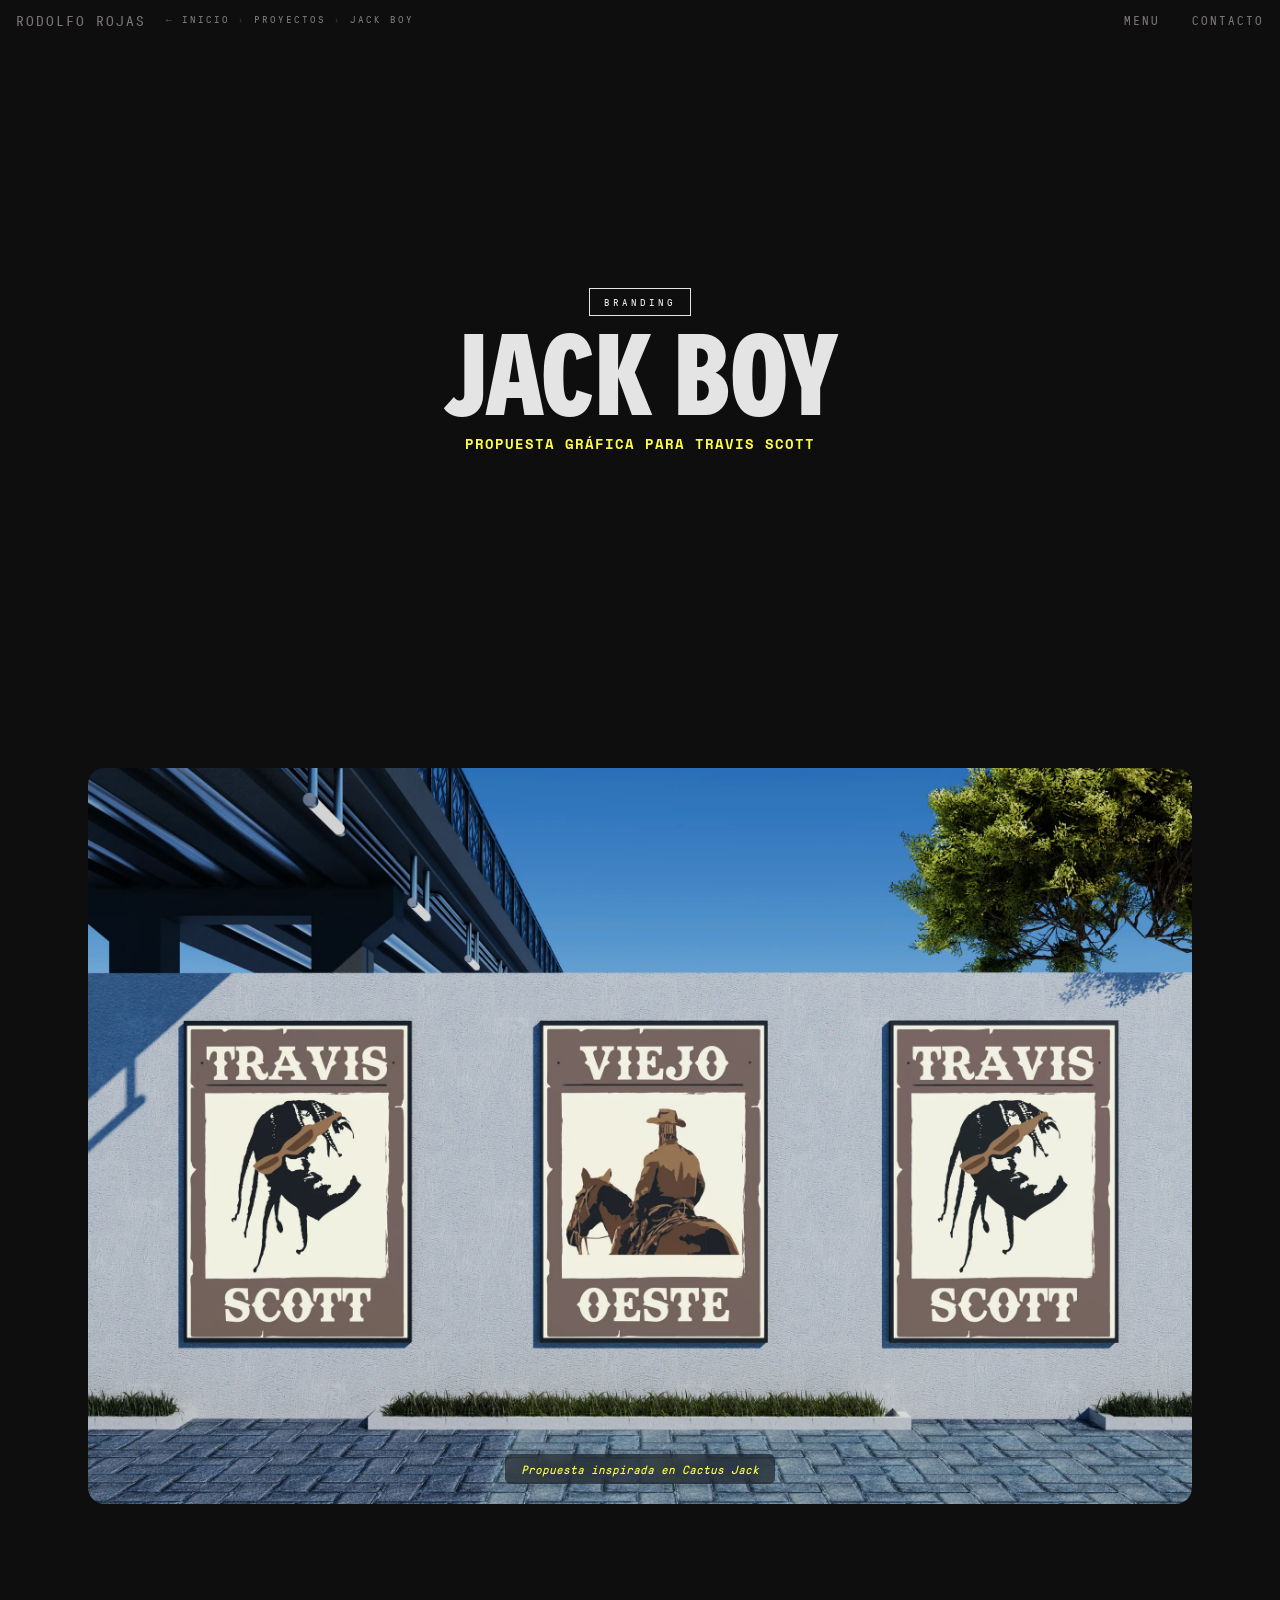
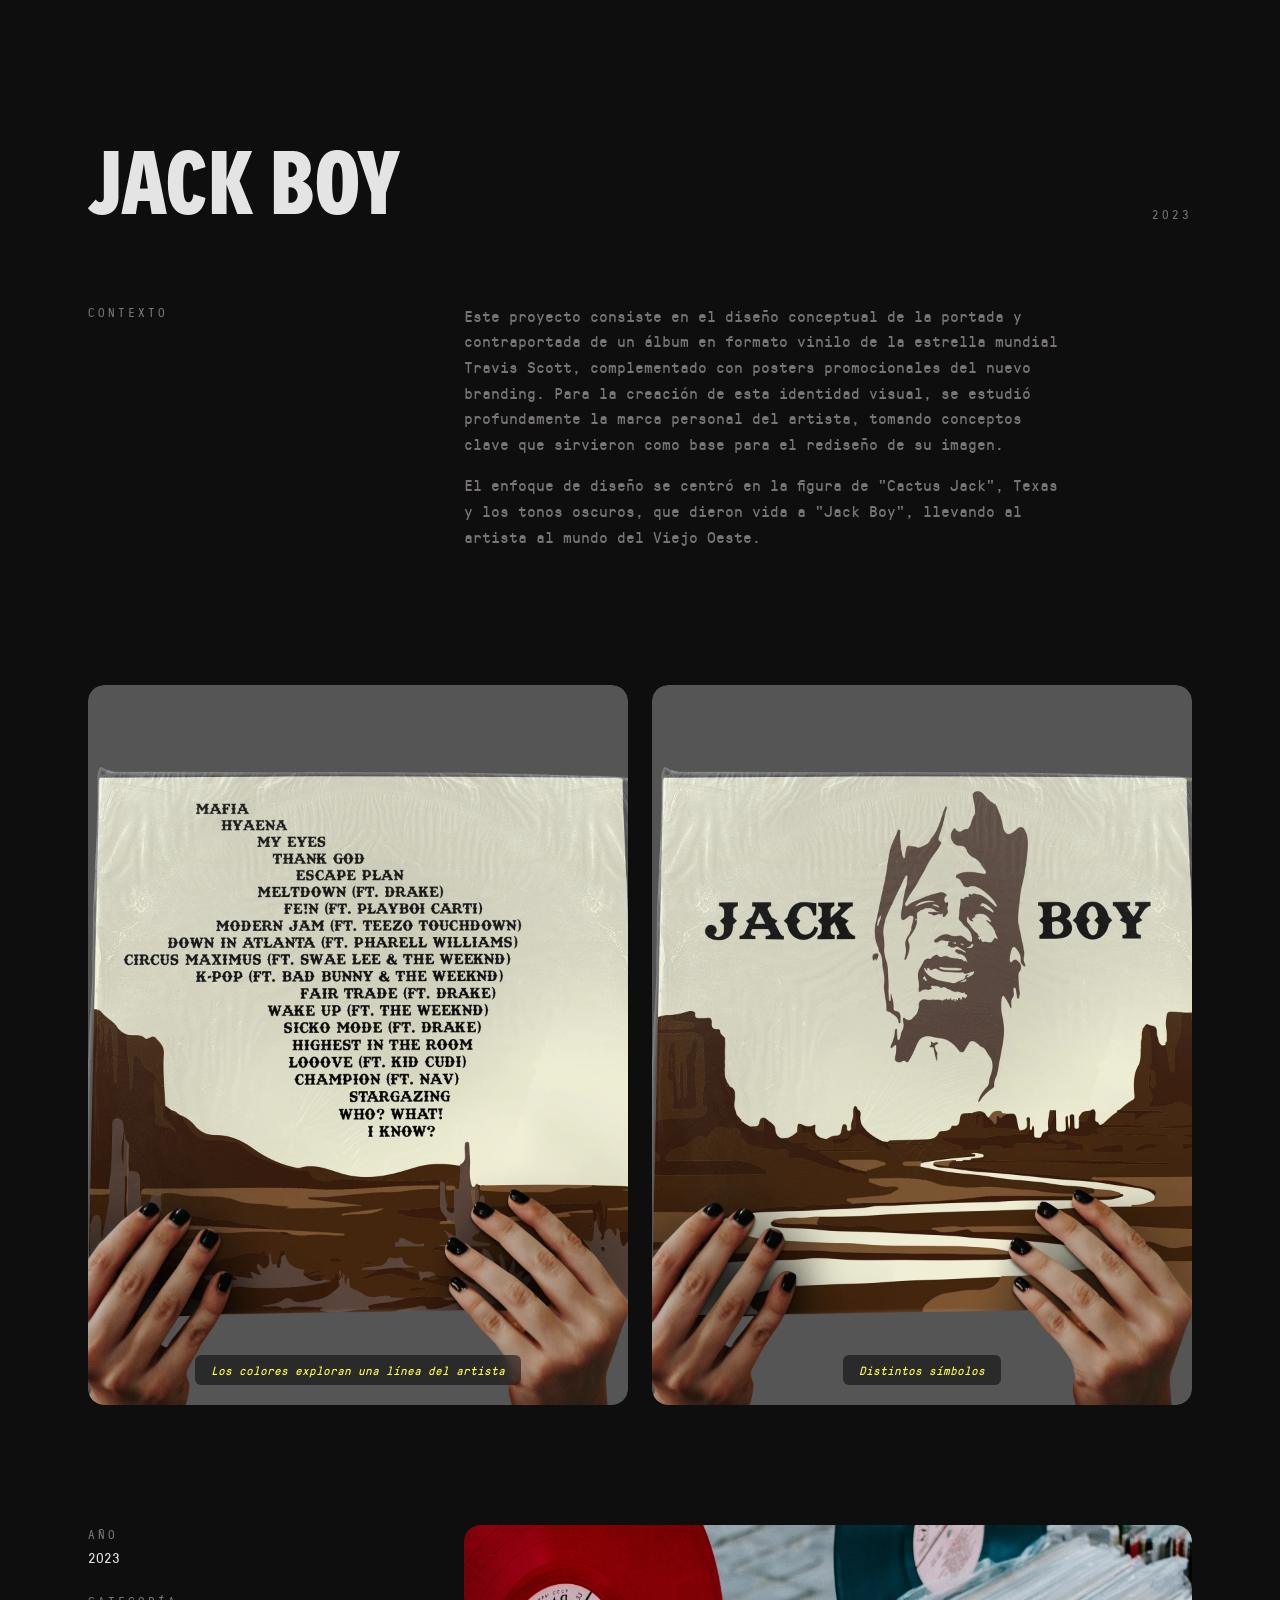
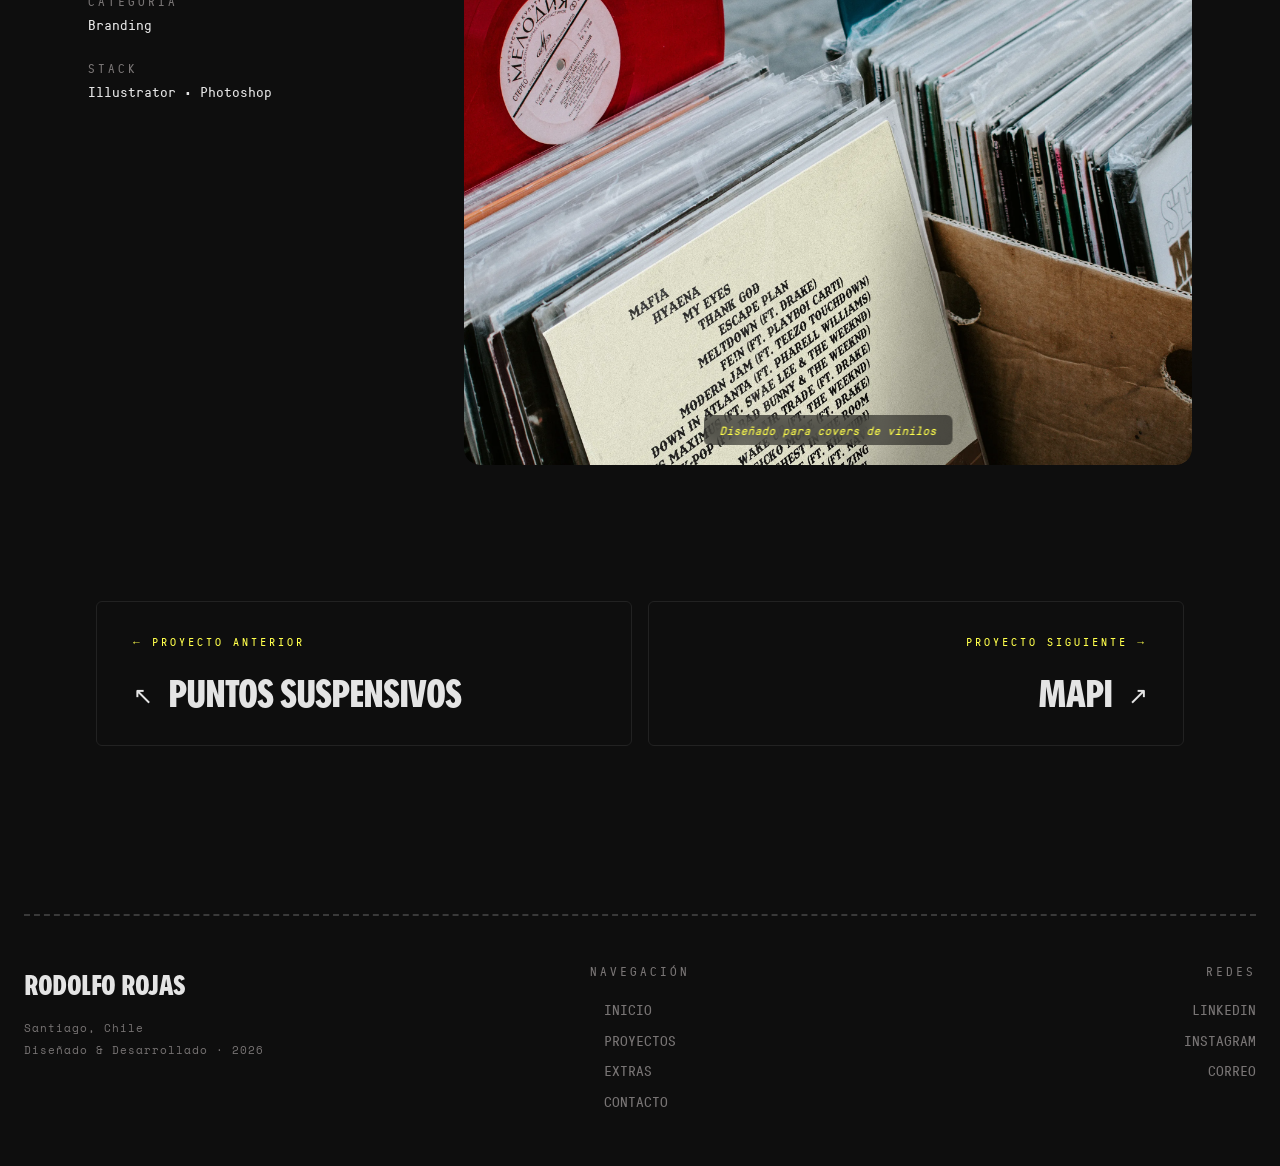
<file: proyecto-jackboy.html>
<!doctype html>
<html lang="es">

<head>
  <meta charset="utf-8" />
  <meta name="viewport" content="width=device-width, initial-scale=1" />
  <title>Jack Boy — Rodolfo Rojas</title>
  <link href="https://cdn.jsdelivr.net/npm/bootstrap@5.3.8/dist/css/bootstrap.min.css" rel="stylesheet" />
  <link rel="stylesheet" href="style.css" />
  <style>
    @media (min-width: 993px) {
      .contexto-title {
        font-size: clamp(3.5rem, 7vw, 6rem);
      }
    }

    .proyectovisual-wrapper {
      border-radius: 16px;
    }

    .skill-img {
      border-radius: 16px;
    }
  </style>
</head>

<body>

  <!-- NAVBAR -->
  <nav class="mi-navbar mi-navbar--solid px-3">
    <div class="nav-left">
      <a href="index.html" class="nav-logo">Rodolfo Rojas</a>
      <nav class="nav-breadcrumb">
        <a href="index.html">← Inicio</a>
        <span class="sep">›</span>
        <a href="proyectos.html">Proyectos</a>
        <span class="sep">›</span>
        <span>Jack Boy</span>
      </nav>
    </div>
    <div class="nav-right">
      <a href="#" class="nav-link" onclick="abrirMenu()">Menu</a>
      <a href="contacto.html" class="nav-link nav-contacto">
        <span class="nav-contacto-texto">Contacto</span>
        <svg class="nav-contacto-icono" xmlns="http://www.w3.org/2000/svg" width="14" height="14" viewBox="0 0 24 24"
          fill="none" stroke="currentColor" stroke-width="1.5" stroke-linecap="round" stroke-linejoin="round"
          aria-hidden="true">
          <path
            d="M22 16.92v3a2 2 0 0 1-2.18 2 19.79 19.79 0 0 1-8.63-3.07A19.5 19.5 0 0 1 4.69 12a19.79 19.79 0 0 1-3.07-8.67A2 2 0 0 1 3.6 1.27h3a2 2 0 0 1 2 1.72c.127.96.361 1.903.7 2.81a2 2 0 0 1-.45 2.11L7.91 8.91a16 16 0 0 0 6.08 6.08l.91-.91a2 2 0 0 1 2.11-.45c.907.339 1.85.573 2.81.7A2 2 0 0 1 22 16.92z" />
        </svg>
      </a>
    </div>
  </nav>
  <!-- NAVBAR -->


  <!-- MENU OVERLAY -->
  <div class="menu-overlay" id="menuOverlay">
    <div class="menu-overlay-top">
      <a href="index.html" class="nav-logo">Rodolfo Rojas</a>
      <div class="d-flex gap-4 align-items-center">
        <button class="menu-close" onclick="cerrarMenu()">Close</button>
        <a href="contacto.html" class="nav-link">Contacto</a>
      </div>
    </div>
    <div class="menu-links">
      <a href="index.html" class="menu-link-item"><video class="menu-link-img" autoplay muted loop playsinline><source src="images/liam gallagher smile GIF.mp4" type="video/mp4"></video>Home</a>
      <a href="proyectos.html" class="menu-link-item"><video class="menu-link-img" autoplay muted loop playsinline><source src="images/Shocked Speed GIF by Respective.mp4" type="video/mp4"></video>Proyectos</a>
      <!-- <a href="areas.html" class="menu-link-item"><video class="menu-link-img" autoplay muted loop playsinline><source src="images/Speed Hands GIF.mp4" type="video/mp4"></video>Áreas</a> -->
      <a href="exploraciones.html" class="menu-link-item"><video class="menu-link-img" autoplay muted loop playsinline><source src="images/Better Call Saul Bcs GIF by Stan..mp4" type="video/mp4"></video>Extras</a>
      <a href="contacto.html" class="menu-link-item"><video class="menu-link-img" autoplay muted loop playsinline><source src="images/Champions League Ronaldo GIF.mp4" type="video/mp4"></video>Contacto</a>
    </div>
  </div>
  <!-- MENU OVERLAY -->

  <div class="container-fluid p-0">
    <div class="row m-0">

      <!-- HERO -->
      <div class="col-12 hero hero--plain d-flex align-items-center justify-content-center" style="min-height: 80vh;">
        <div class="hero-main-content text-center">
          <div class="mb-3">
            <span class="proyecto-cat-tag">Branding</span>
          </div>
          <h1 class="title1">JACK BOY</h1>
          <p class="hero-accent-subtitle">Propuesta gráfica para Travis Scott</p>
        </div>
      </div>
      <!-- HERO -->

      <!-- VIDEO / IMAGEN GRANDE -->
      <div class="col-12 d-flex justify-content-center seccion" style="padding-top: 48px;">
        <div class="proyectovisual-wrapper">
          <img src="images/JackPosters.webp" class="skill-img w-100" style="max-height: 85vh;" alt="Pantallas" loading="lazy">
          <p class="visual-subtitle">Propuesta inspirada en Cactus Jack</p>
        </div>
      </div>
      <!-- VIDEO / IMAGEN GRANDE -->

      <!-- EDITORIAL: PROJECT OVERVIEW -->
      <div class="col-12 seccion">
        <div class="d-flex justify-content-between align-items-end" style="margin-bottom: 80px;">
          <h2 class="title2" style="line-height: 0.88; margin: 0; max-width: 60%;">Jack Boy</h2>
          <p class="tag m-0">2023</p>
        </div>
        <div class="row justify-content-between align-items-start">
          <div class="col-12 col-md-2">
            <p class="tag m-0">CONTEXTO</p>
          </div>
          <div class="col-12 col-md-8 mt-4 mt-md-0">
            <p class="contexto-text">Este proyecto consiste en el diseño conceptual de la portada y contraportada de un
              álbum en formato vinilo de la estrella mundial Travis Scott, complementado con posters promocionales del
              nuevo branding. Para la creación de esta identidad visual, se estudió profundamente la marca personal del
              artista, tomando conceptos clave que sirvieron como base para el rediseño de su imagen.</p>
            <p class="contexto-text">El enfoque de diseño se centró en la figura de "Cactus Jack", Texas y los tonos
              oscuros, que dieron vida a "Jack Boy", llevando al artista al mundo del Viejo Oeste.</p>
          </div>
        </div>
      </div>
      <!-- EDITORIAL -->

      <!--imágenes verticales -->
      <div class="col-12 seccion" style="padding-top: 0;">
        <div class="row g-4">
          <div class="col-12 col-md-6">
            <div class="proyectovisual-wrapper">
              <img src="images/JackTrasera.webp" class="skill-img w-100"
                style="aspect-ratio: 3/4; object-fit: cover; max-height: 90vh;" alt="Vertical B1" loading="lazy">
              <p class="visual-subtitle">Los colores exploran una línea del artista</p>
            </div>
          </div>
          <div class="col-12 col-md-6">
            <div class="proyectovisual-wrapper">
              <img src="images/JackFrontal.webp" class="skill-img w-100"
                style="aspect-ratio: 3/4; object-fit: cover; max-height: 90vh;" alt="Vertical B2" loading="lazy">
              <p class="visual-subtitle">Distintos símbolos</p>
            </div>
          </div>
        </div>
      </div>
      <!-- verticales -->

      <!-- FILA 2: metadata · imagen ancha -->
      <div class="col-12 seccion" style="padding-top: 0;">
        <div class="row justify-content-between align-items-start flex-column-reverse flex-md-row">
          <div class="col-12 col-md-3 mt-5 mt-md-0">
            <div class="d-flex flex-column gap-4">
              <div>
                <p class="tag mb-1">AÑO</p>
                <p class="m-0">2023</p>
              </div>
              <div>
                <p class="tag mb-1">CATEGORÍA</p>
                <p class="m-0">Branding</p>
              </div>
              <div>
                <p class="tag mb-1">STACK</p>
                <p class="m-0">Illustrator · Photoshop</p>
              </div>
            </div>
          </div>
          <div class="col-12 col-md-8">
            <div class="proyectovisual-wrapper">
              <img src="images/JackAtras.webp" class="skill-img w-100"
                style="max-height: 60vh; object-position: center; object-fit: cover;" alt="Proyecto" loading="lazy">
              <p class="visual-subtitle">Diseñado para covers de vinilos</p>
            </div>
          </div>
        </div>
      </div>
      <!-- FILA 2 -->

      <!-- NAVEGACIÓN ENTRE PROYECTOS -->
      <div class="col-12 seccion-x" style="padding-bottom: var(--section-py);">
        <div class="row m-0 g-3">
          <div class="col-12 col-md-6">
            <a href="#" class="nav-proyecto nav-proyecto-prev">
              <span class="nav-proyecto-label">← Proyecto anterior</span>
              <h3 class="nav-proyecto-titulo"></h3>
            </a>
          </div>
          <div class="col-12 col-md-6">
            <a href="#" class="nav-proyecto nav-proyecto-next">
              <span class="nav-proyecto-label">Proyecto siguiente →</span>
              <h3 class="nav-proyecto-titulo"></h3>
            </a>
          </div>
        </div>
      </div>
      <!-- NAVEGACIÓN ENTRE PROYECTOS -->

      <!-- FOOTER -->
      <footer class="col-12 text-white pb-0 px-4 mt-5">
        <div class="footer-ticket-line"></div>
        <div class="row mt-5 mb-5 justify-content-between">
          <div class="col-12 col-md-4 mb-5 mb-md-0">
            <p class="footer-brand">Rodolfo Rojas</p>
            <p class="footer-meta">Santiago, Chile</p>
            <p class="footer-meta">Diseñado &amp; Desarrollado · 2026</p>
          </div>
          <div class="col-12 col-md-4 text-start text-md-center mb-5 mb-md-0">
            <h6 class="tag mb-3">NAVEGACIÓN</h6>
            <ul class="list-unstyled footer-list m-0 text-start d-inline-block">
              <li><a href="index.html">INICIO</a></li>
              <li><a href="proyectos.html">PROYECTOS</a></li>
              <!-- <li><a href="areas.html">ÁREAS</a></li> -->
              <li><a href="exploraciones.html">EXTRAS</a></li>
              <li><a href="contacto.html">CONTACTO</a></li>
            </ul>
          </div>
          <div class="col-12 col-md-4 text-md-end">
            <h6 class="tag mb-3">REDES</h6>
            <ul class="list-unstyled footer-list m-0 d-flex flex-column align-items-md-end">
              <li><a href="https://www.linkedin.com/in/rodolfo-alejandro-rojas-morillo-7b460837b/" target="_blank">LINKEDIN</a></li>
              <li><a href="https://www.instagram.com/rodolfo.rjs/" target="_blank">INSTAGRAM</a></li>
              <li><a href="mailto:rojasrodolfo906@gmail.com">CORREO</a></li>
            </ul>
          </div>
        </div>
      </footer>
      <!-- FOOTER -->
    </div>
  </div>

  <script src="https://cdn.jsdelivr.net/npm/bootstrap@5.3.8/dist/js/bootstrap.bundle.min.js"></script>
  <script src="scripts.js"></script>
</body>

</html>
</file>
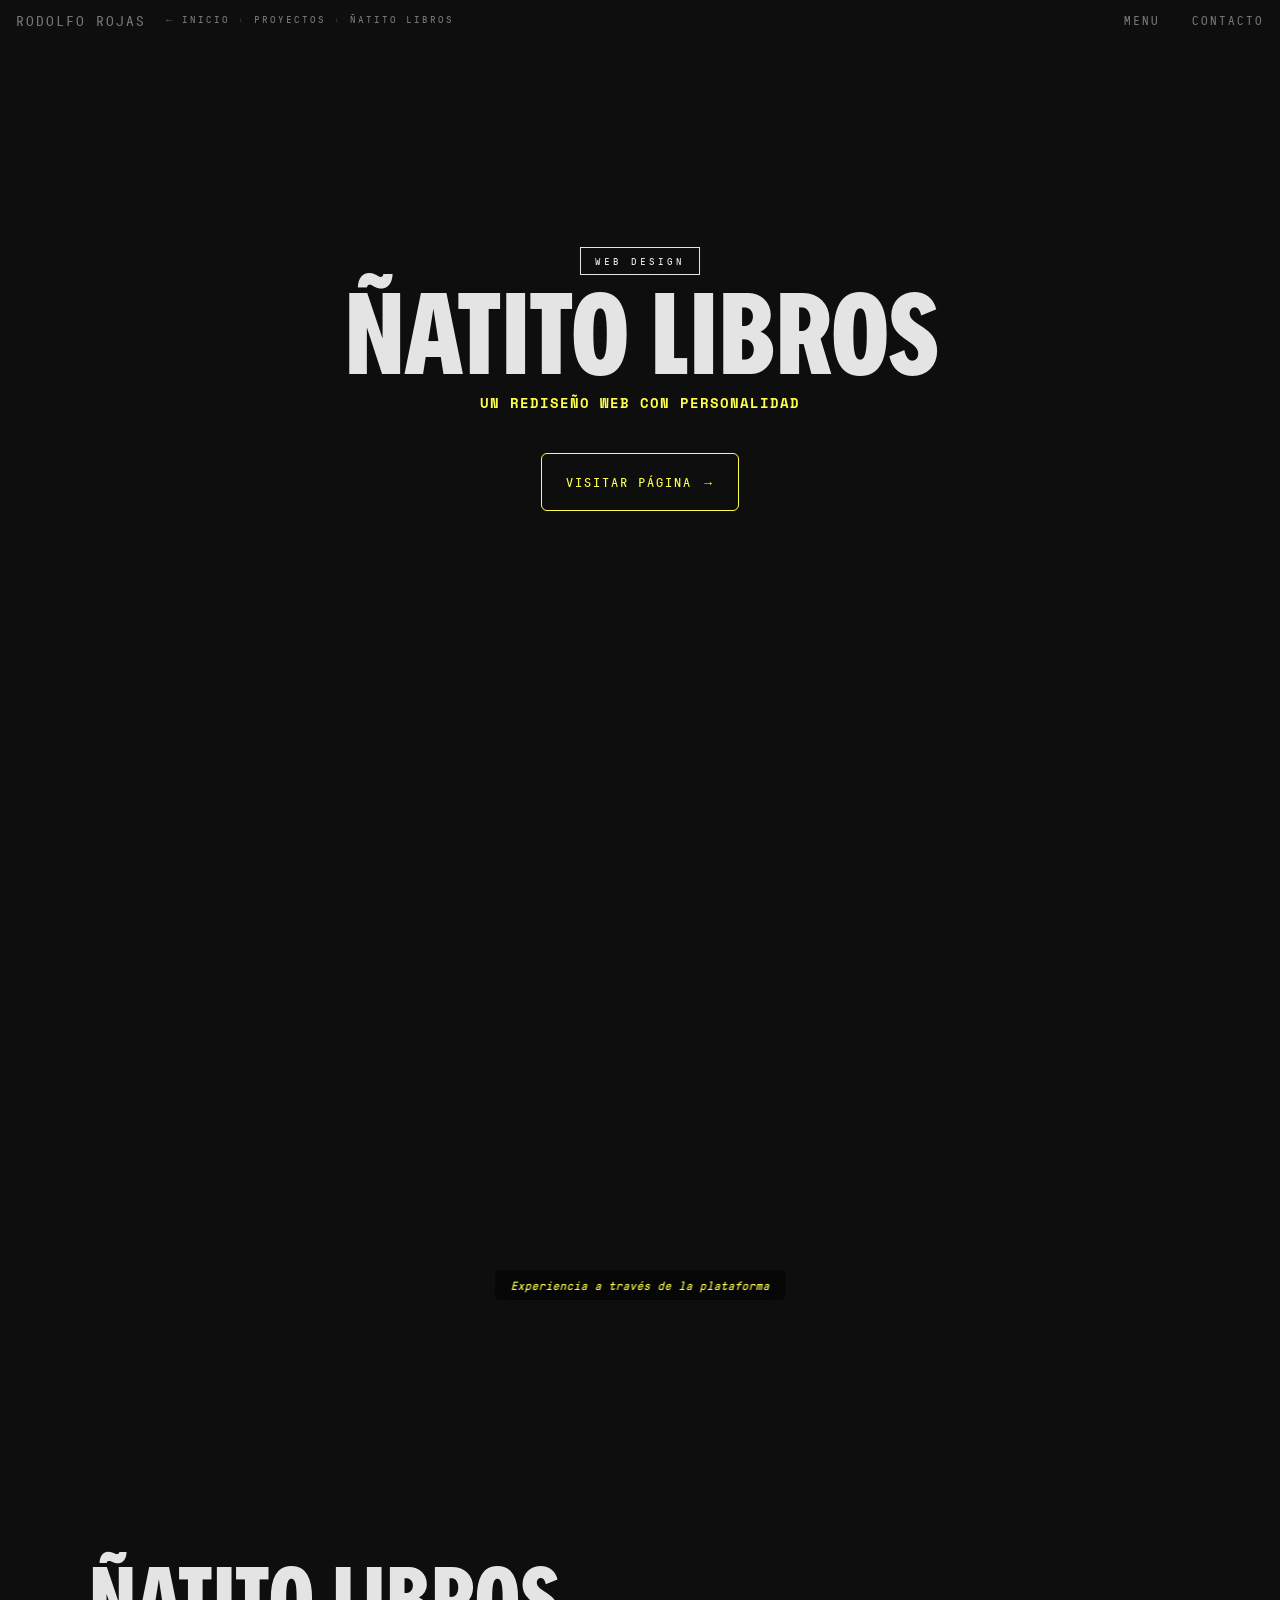
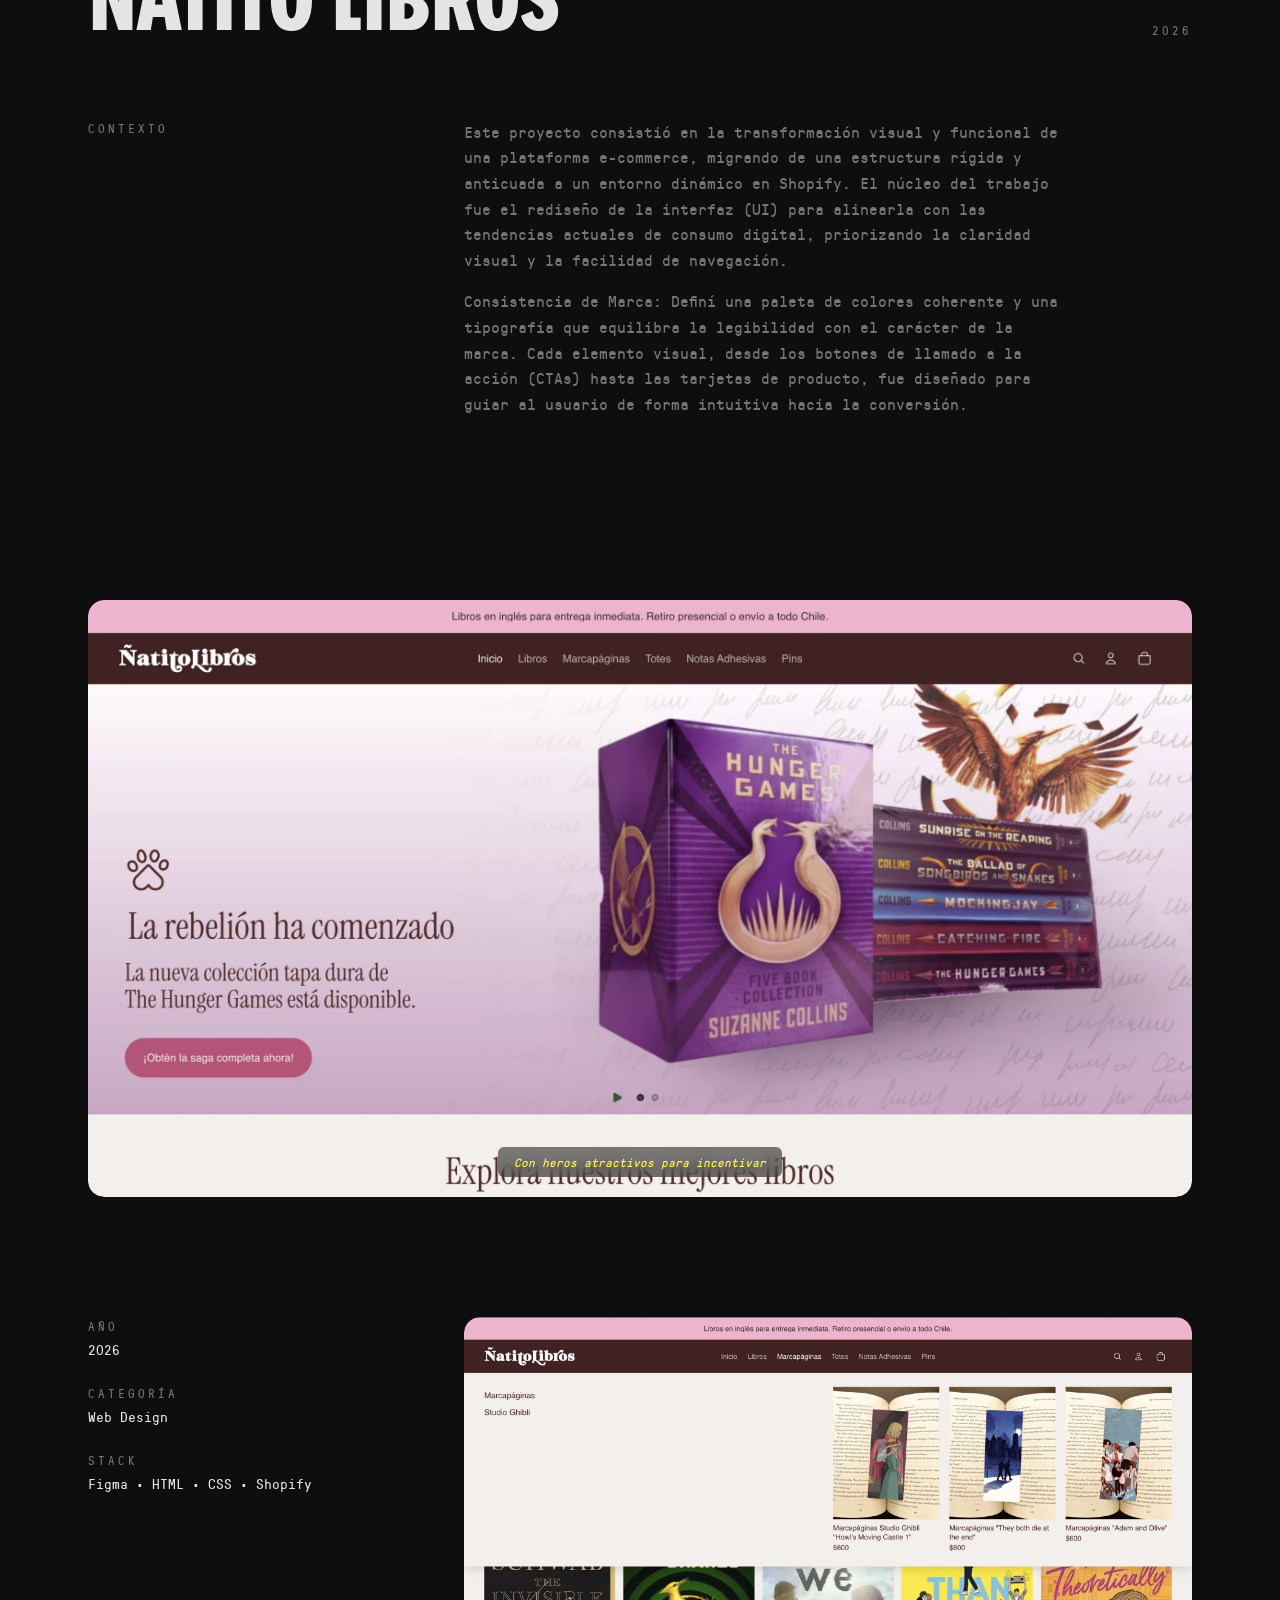
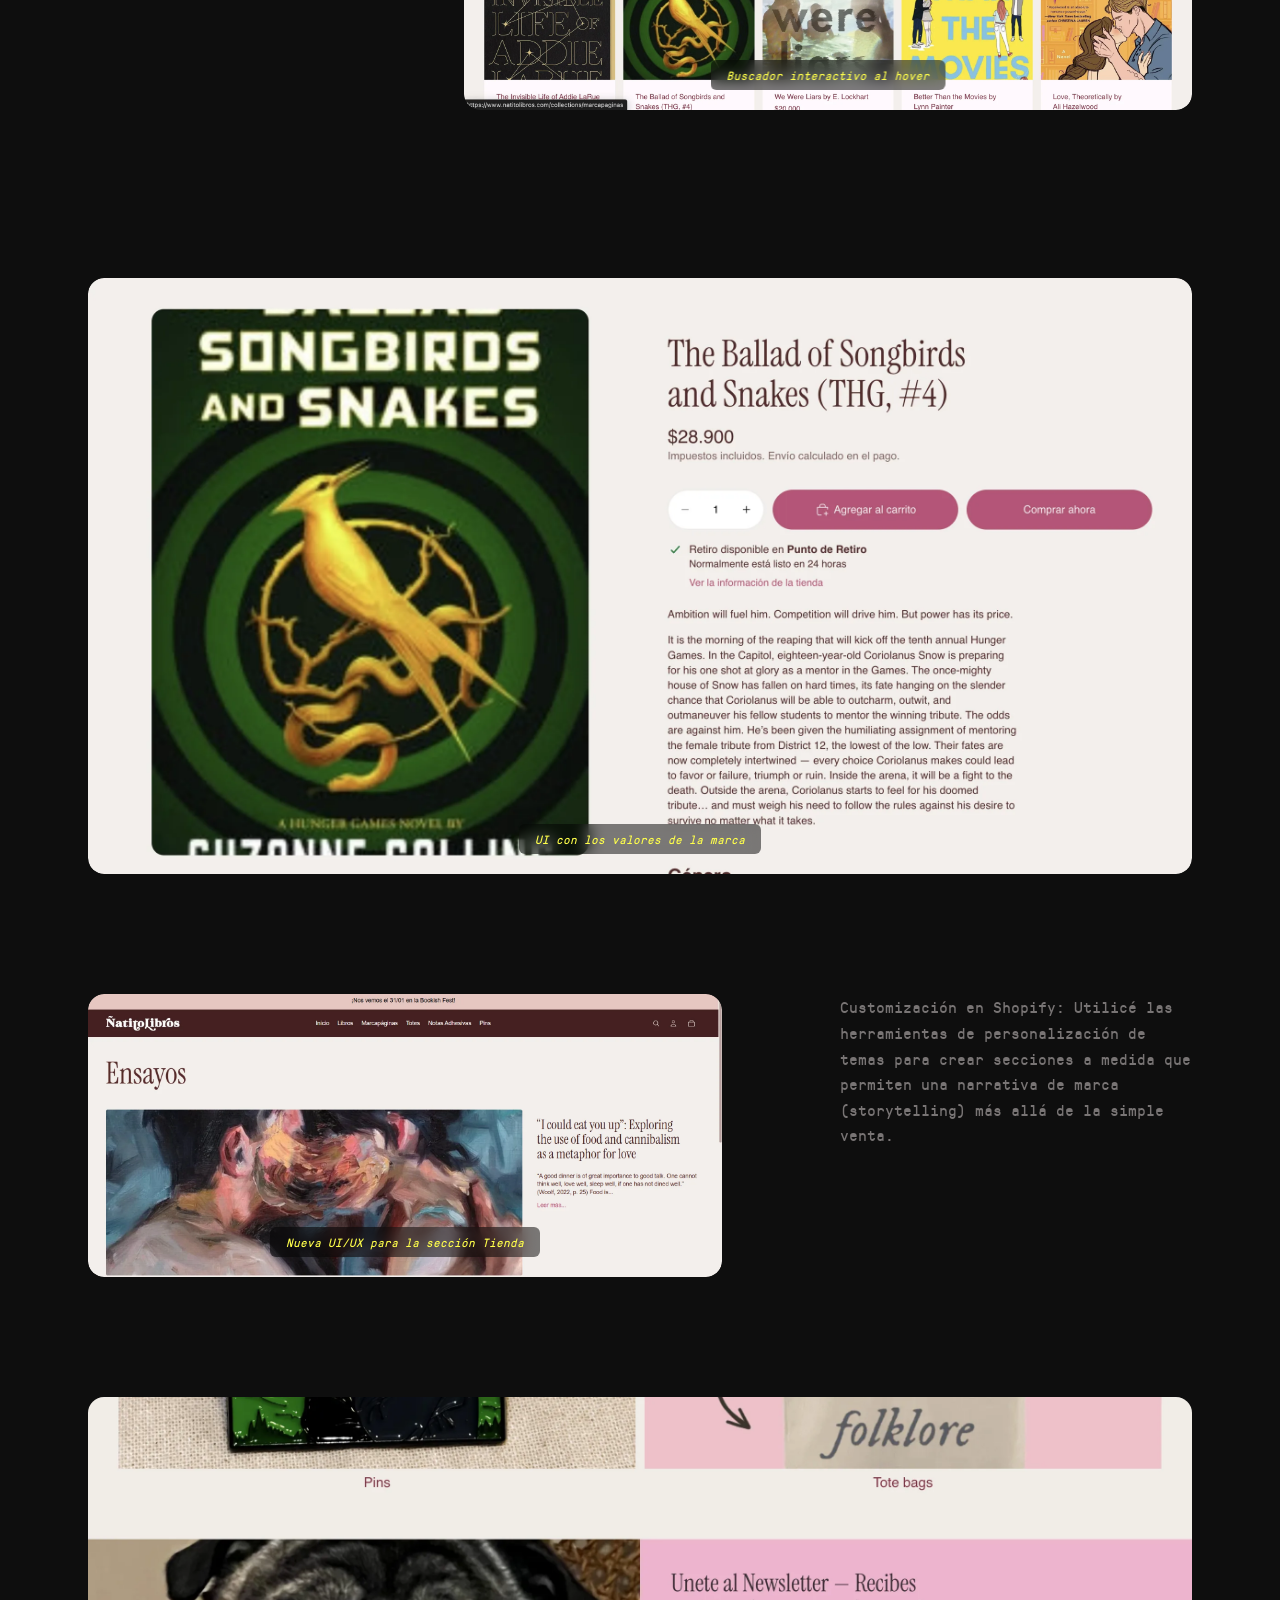
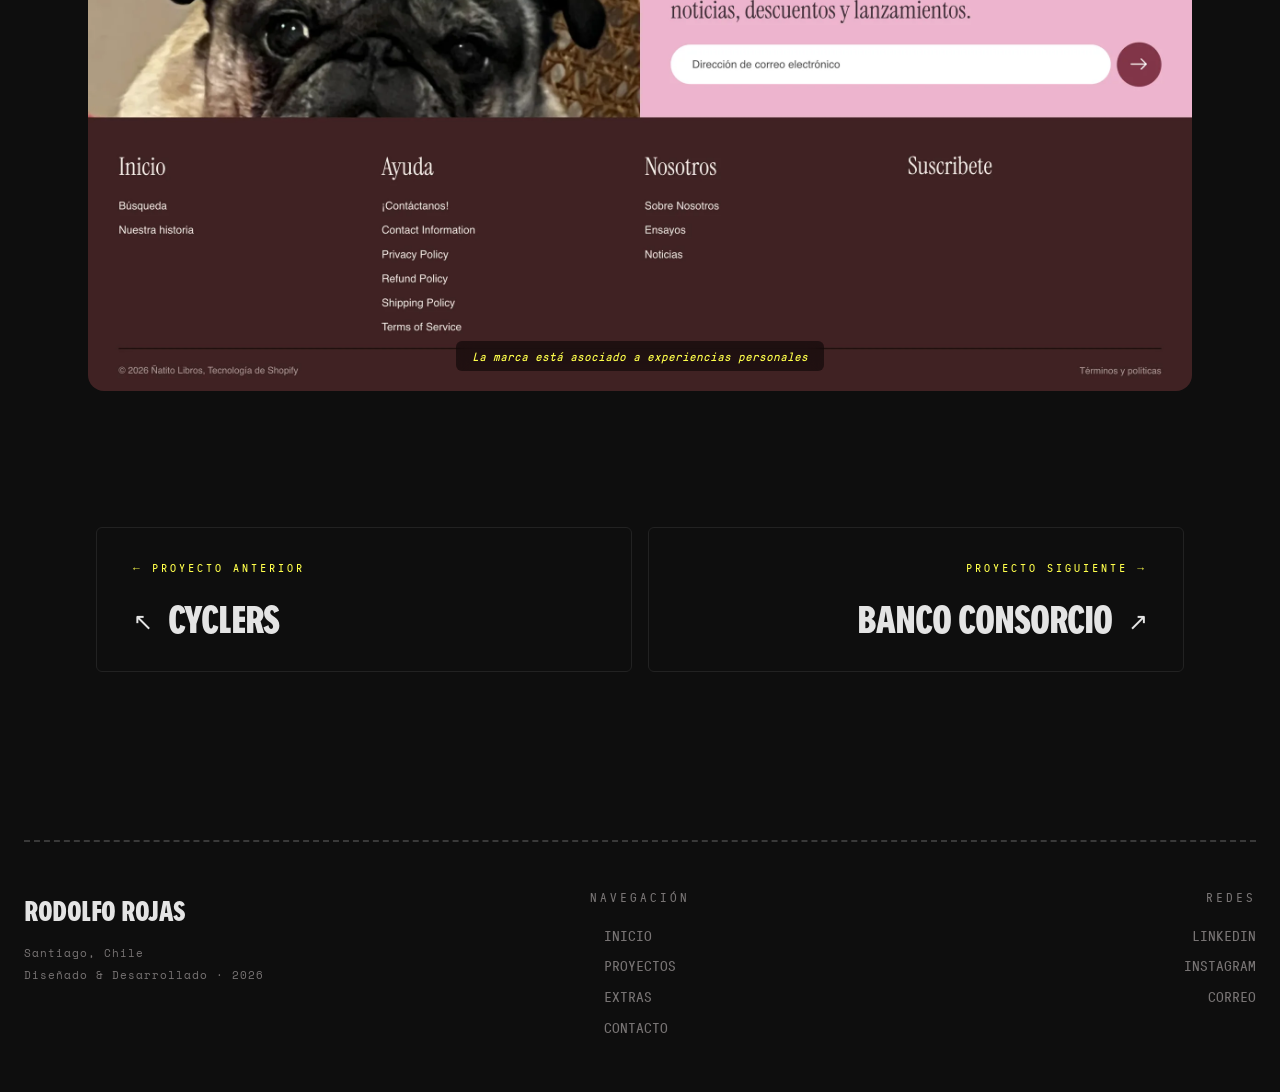
<file: proyecto-natito.html>
<!doctype html>
<html lang="es">

<head>
  <meta charset="utf-8" />
  <meta name="viewport" content="width=device-width, initial-scale=1" />
  <title>Ñatito Libros — Rodolfo Rojas</title>
  <link href="https://cdn.jsdelivr.net/npm/bootstrap@5.3.8/dist/css/bootstrap.min.css" rel="stylesheet" />
  <link rel="stylesheet" href="style.css" />
  <style>
    @media (min-width: 993px) {
      .contexto-title {
        font-size: clamp(3.5rem, 7vw, 6rem);
      }
    }

    .proyectovisual-wrapper {
      border-radius: 16px;
    }

    .skill-img {
      border-radius: 16px;
    }
  </style>
</head>

<body>

  <!-- NAVBAR -->
  <nav class="mi-navbar mi-navbar--solid px-3">
    <div class="nav-left">
      <a href="index.html" class="nav-logo">Rodolfo Rojas</a>
      <nav class="nav-breadcrumb">
        <a href="index.html">← Inicio</a>
        <span class="sep">›</span>
        <a href="proyectos.html">Proyectos</a>
        <span class="sep">›</span>
        <span>Ñatito Libros</span>
      </nav>
    </div>
    <div class="nav-right">
      <a href="#" class="nav-link" onclick="abrirMenu()">Menu</a>
      <a href="contacto.html" class="nav-link nav-contacto">
        <span class="nav-contacto-texto">Contacto</span>
        <svg class="nav-contacto-icono" xmlns="http://www.w3.org/2000/svg" width="14" height="14" viewBox="0 0 24 24"
          fill="none" stroke="currentColor" stroke-width="1.5" stroke-linecap="round" stroke-linejoin="round"
          aria-hidden="true">
          <path
            d="M22 16.92v3a2 2 0 0 1-2.18 2 19.79 19.79 0 0 1-8.63-3.07A19.5 19.5 0 0 1 4.69 12a19.79 19.79 0 0 1-3.07-8.67A2 2 0 0 1 3.6 1.27h3a2 2 0 0 1 2 1.72c.127.96.361 1.903.7 2.81a2 2 0 0 1-.45 2.11L7.91 8.91a16 16 0 0 0 6.08 6.08l.91-.91a2 2 0 0 1 2.11-.45c.907.339 1.85.573 2.81.7A2 2 0 0 1 22 16.92z" />
        </svg>
      </a>
    </div>
  </nav>
  <!-- NAVBAR -->


  <!-- MENU OVERLAY -->
  <div class="menu-overlay" id="menuOverlay">
    <div class="menu-overlay-top">
      <a href="index.html" class="nav-logo">Rodolfo Rojas</a>
      <div class="d-flex gap-4 align-items-center">
        <button class="menu-close" onclick="cerrarMenu()">Close</button>
        <a href="contacto.html" class="nav-link">Contacto</a>
      </div>
    </div>
    <div class="menu-links">
      <a href="index.html" class="menu-link-item"><video class="menu-link-img" autoplay muted loop playsinline><source src="images/liam gallagher smile GIF.mp4" type="video/mp4"></video>Home</a>
      <a href="proyectos.html" class="menu-link-item"><video class="menu-link-img" autoplay muted loop playsinline><source src="images/Shocked Speed GIF by Respective.mp4" type="video/mp4"></video>Proyectos</a>
      <!-- <a href="areas.html" class="menu-link-item"><video class="menu-link-img" autoplay muted loop playsinline><source src="images/Speed Hands GIF.mp4" type="video/mp4"></video>Áreas</a> -->
      <a href="exploraciones.html" class="menu-link-item"><video class="menu-link-img" autoplay muted loop playsinline><source src="images/Better Call Saul Bcs GIF by Stan..mp4" type="video/mp4"></video>Extras</a>
      <a href="contacto.html" class="menu-link-item"><video class="menu-link-img" autoplay muted loop playsinline><source src="images/Champions League Ronaldo GIF.mp4" type="video/mp4"></video>Contacto</a>
    </div>
  </div>
  <!-- MENU OVERLAY -->

  <div class="container-fluid p-0">
    <div class="row m-0">

      <!-- HERO -->
      <div class="col-12 hero hero--plain d-flex align-items-center justify-content-center" style="min-height: 80vh;">
        <div class="hero-main-content text-center">
          <div class="mb-3">
            <span class="proyecto-cat-tag">Web Design</span>
          </div>
          <h1 class="title1">Ñatito Libros</h1>
          <p class="hero-accent-subtitle">Un rediseño web con personalidad</p>
          <a href="https://www.natitolibros.com/" class="info-card-btn d-inline-flex mt-4" target="_blank"
            rel="noopener">
            Visitar página <span class="cta-arrow">→</span>
          </a>
        </div>
      </div>
      <!-- HERO -->

      <!-- VIDEO / IMAGEN GRANDE -->
      <div class="col-12 d-flex justify-content-center seccion" style="padding-top: 48px;">
        <div class="proyectovisual-wrapper">
          <video class="custom-proyectovisual" autoplay muted loop playsinline>
            <source src="images/NatitoVideoNuevo.mp4" type="video/mp4">
          </video>
          <p class="visual-subtitle">Experiencia a través de la plataforma</p>
        </div>
      </div>
      <!-- VIDEO / IMAGEN GRANDE -->

      <!-- EDITORIAL: PROJECT OVERVIEW -->
      <div class="col-12 seccion">
        <div class="d-flex justify-content-between align-items-end" style="margin-bottom: 80px;">
          <h2 class="title2" style="line-height: 0.88; margin: 0; max-width: 60%;">ÑATITO LIBROS</h2>
          <p class="tag m-0">2026</p>
        </div>
        <div class="row justify-content-between align-items-start">
          <div class="col-12 col-md-2">
            <p class="tag m-0">CONTEXTO</p>
          </div>
          <div class="col-12 col-md-8 mt-4 mt-md-0">
            <p class="contexto-text">Este proyecto consistió en la transformación visual y funcional de una plataforma e-commerce, migrando de una estructura rígida y anticuada a un entorno dinámico en Shopify. El núcleo del trabajo fue el rediseño de la interfaz (UI) para alinearla con las tendencias actuales de consumo digital, priorizando la claridad visual y la facilidad de navegación.</p>
            <p class="contexto-text">Consistencia de Marca: Definí una paleta de colores coherente y una tipografía que equilibra la legibilidad con el carácter de la marca. Cada elemento visual, desde los botones de llamado a la acción (CTAs) hasta las tarjetas de producto, fue diseñado para guiar al usuario de forma intuitiva hacia la conversión.</p>
          </div>
        </div>
      </div>
      <!-- EDITORIAL -->

      <!-- VIDEO / IMAGEN GRANDE -->
      <div class="col-12 d-flex justify-content-center seccion" style="padding-top: 48px;">
        <div class="proyectovisual-wrapper">
          <img src="images/NatitoBanner.webp" class="skill-img w-100" style="max-height: 85vh;"
            alt="Pantallas" loading="lazy">
          <p class="visual-subtitle">Con heros atractivos para incentivar</p>
        </div>
      </div>
      <!-- VIDEO / IMAGEN GRANDE -->

      <!-- FILA 2: metadata · imagen ancha -->
      <div class="col-12 seccion" style="padding-top: 0;">
        <div class="row justify-content-between align-items-start flex-column-reverse flex-md-row">
          <div class="col-12 col-md-3 mt-5 mt-md-0">
            <div class="d-flex flex-column gap-4">
              <div>
                <p class="tag mb-1">AÑO</p>
                <p class="m-0">2026</p>
              </div>
              <div>
                <p class="tag mb-1">CATEGORÍA</p>
                <p class="m-0">Web Design</p>
              </div>
              <div>
                <p class="tag mb-1">STACK</p>
                <p class="m-0">Figma · HTML · CSS · Shopify</p>
              </div>
            </div>
          </div>
          <div class="col-12 col-md-8">
            <div class="proyectovisual-wrapper">
              <img src="images/NatitoBuscador.webp" class="skill-img w-100"
                style="max-height: 60vh; object-position: center; object-fit: cover;" alt="Proyecto" loading="lazy">
              <p class="visual-subtitle">Buscador interactivo al hover</p>
            </div>
          </div>
        </div>
      </div>
      <!-- FILA 2 -->

      <!-- VIDEO / IMAGEN GRANDE -->
      <div class="col-12 d-flex justify-content-center seccion" style="padding-top: 48px;">
        <div class="proyectovisual-wrapper">
          <img src="images/NatitoDetalle.webp" class="skill-img w-100" style="max-height: 85vh;" alt="Pantallas" loading="lazy">
          <p class="visual-subtitle">UI con los valores de la marca</p>
        </div>
      </div>
      <!-- VIDEO / IMAGEN GRANDE -->

      <!-- FILA 3: imagen · texto -->
      <div class="col-12 seccion" style="padding-top: 0;">
        <div class="row justify-content-between align-items-start">
          <div class="col-12 col-md-7">
            <div class="proyectovisual-wrapper">
              <img src="images/NatitoEnsayos.webp" class="skill-img w-100"
                style="max-height: 60vh; object-position: center; object-fit: cover;" alt="Proyecto" loading="lazy">
              <p class="visual-subtitle">Nueva UI/UX para la sección Tienda</p>
            </div>
          </div>
          <div class="col-12 col-md-4 mt-5 mt-md-0">
            <p class="contexto-text">Customización en Shopify: Utilicé las herramientas de personalización de temas para crear secciones a medida que permiten una narrativa de marca (storytelling) más allá de la simple venta.</p>
          </div>
        </div>
      </div>
      <!-- FILA 3 -->

      <!-- IMAGEN COMPLETA -->
      <div class="col-12 seccion" style="padding-top: 0;">
        <div class="proyectovisual-wrapper">
          <img src="images/NatitoFooter.webp" class="custom-proyectovisual" alt="Módulos" loading="lazy">
          <p class="visual-subtitle">La marca está asociado a experiencias personales</p>
        </div>
      </div>
      <!-- IMAGEN COMPLETA -->

      <!-- NAVEGACIÓN ENTRE PROYECTOS -->
      <div class="col-12 seccion-x" style="padding-bottom: var(--section-py);">
        <div class="row m-0 g-3">
          <div class="col-12 col-md-6">
            <a href="#" class="nav-proyecto nav-proyecto-prev">
              <span class="nav-proyecto-label">← Proyecto anterior</span>
              <h3 class="nav-proyecto-titulo"></h3>
            </a>
          </div>
          <div class="col-12 col-md-6">
            <a href="#" class="nav-proyecto nav-proyecto-next">
              <span class="nav-proyecto-label">Proyecto siguiente →</span>
              <h3 class="nav-proyecto-titulo"></h3>
            </a>
          </div>
        </div>
      </div>
      <!-- NAVEGACIÓN ENTRE PROYECTOS -->

      <!-- FOOTER -->
      <footer class="col-12 text-white pb-0 px-4 mt-5">
        <div class="footer-ticket-line"></div>
        <div class="row mt-5 mb-5 justify-content-between">
          <div class="col-12 col-md-4 mb-5 mb-md-0">
            <p class="footer-brand">Rodolfo Rojas</p>
            <p class="footer-meta">Santiago, Chile</p>
            <p class="footer-meta">Diseñado &amp; Desarrollado · 2026</p>
          </div>
          <div class="col-12 col-md-4 text-start text-md-center mb-5 mb-md-0">
            <h6 class="tag mb-3">NAVEGACIÓN</h6>
            <ul class="list-unstyled footer-list m-0 text-start d-inline-block">
              <li><a href="index.html">INICIO</a></li>
              <li><a href="proyectos.html">PROYECTOS</a></li>
              <!-- <li><a href="areas.html">ÁREAS</a></li> -->
              <li><a href="exploraciones.html">EXTRAS</a></li>
              <li><a href="contacto.html">CONTACTO</a></li>
            </ul>
          </div>
          <div class="col-12 col-md-4 text-md-end">
            <h6 class="tag mb-3">REDES</h6>
            <ul class="list-unstyled footer-list m-0 d-flex flex-column align-items-md-end">
              <li><a href="https://www.linkedin.com/in/rodolfo-alejandro-rojas-morillo-7b460837b/" target="_blank">LINKEDIN</a></li>
              <li><a href="https://www.instagram.com/rodolfo.rjs/" target="_blank">INSTAGRAM</a></li>
              <li><a href="mailto:rojasrodolfo906@gmail.com">CORREO</a></li>
            </ul>
          </div>
        </div>
      </footer>
      <!-- FOOTER -->
    </div>
  </div>

  <script src="https://cdn.jsdelivr.net/npm/bootstrap@5.3.8/dist/js/bootstrap.bundle.min.js"></script>
  <script src="scripts.js"></script>
</body>

</html>
</file>
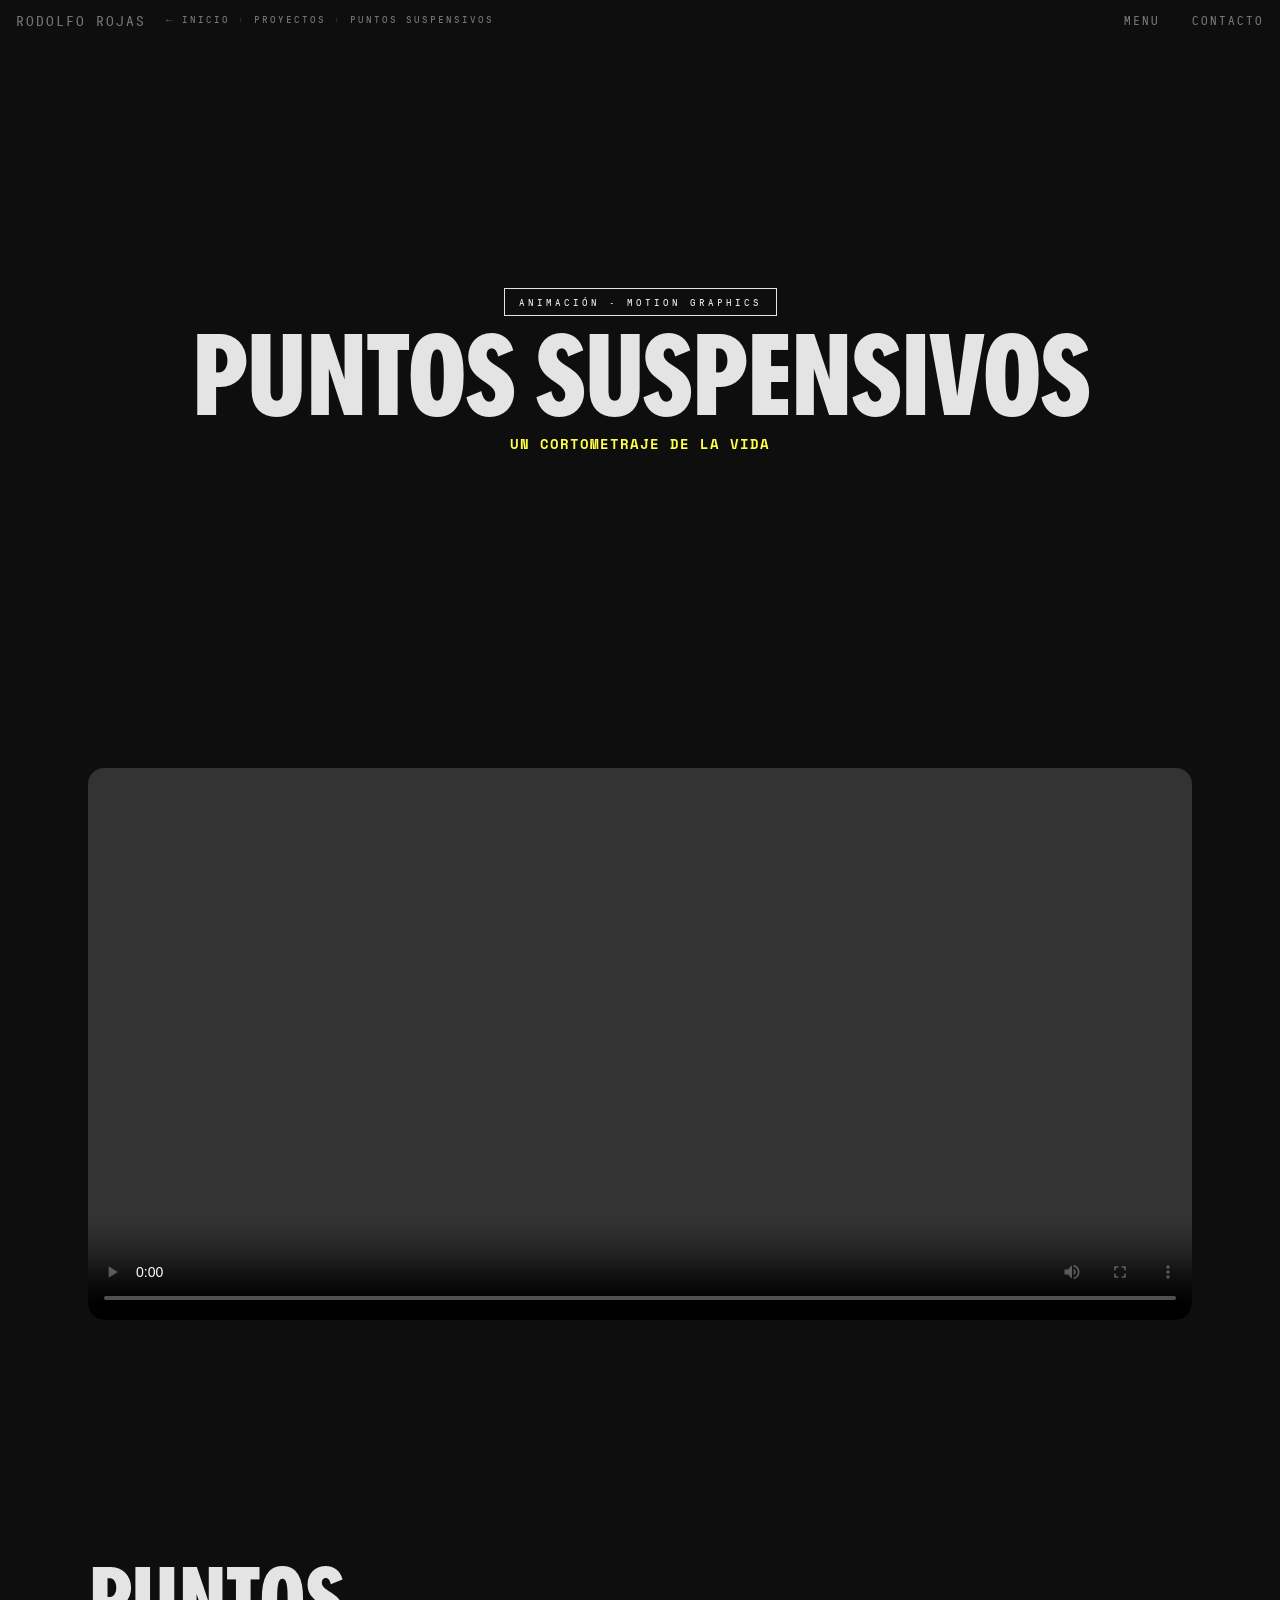
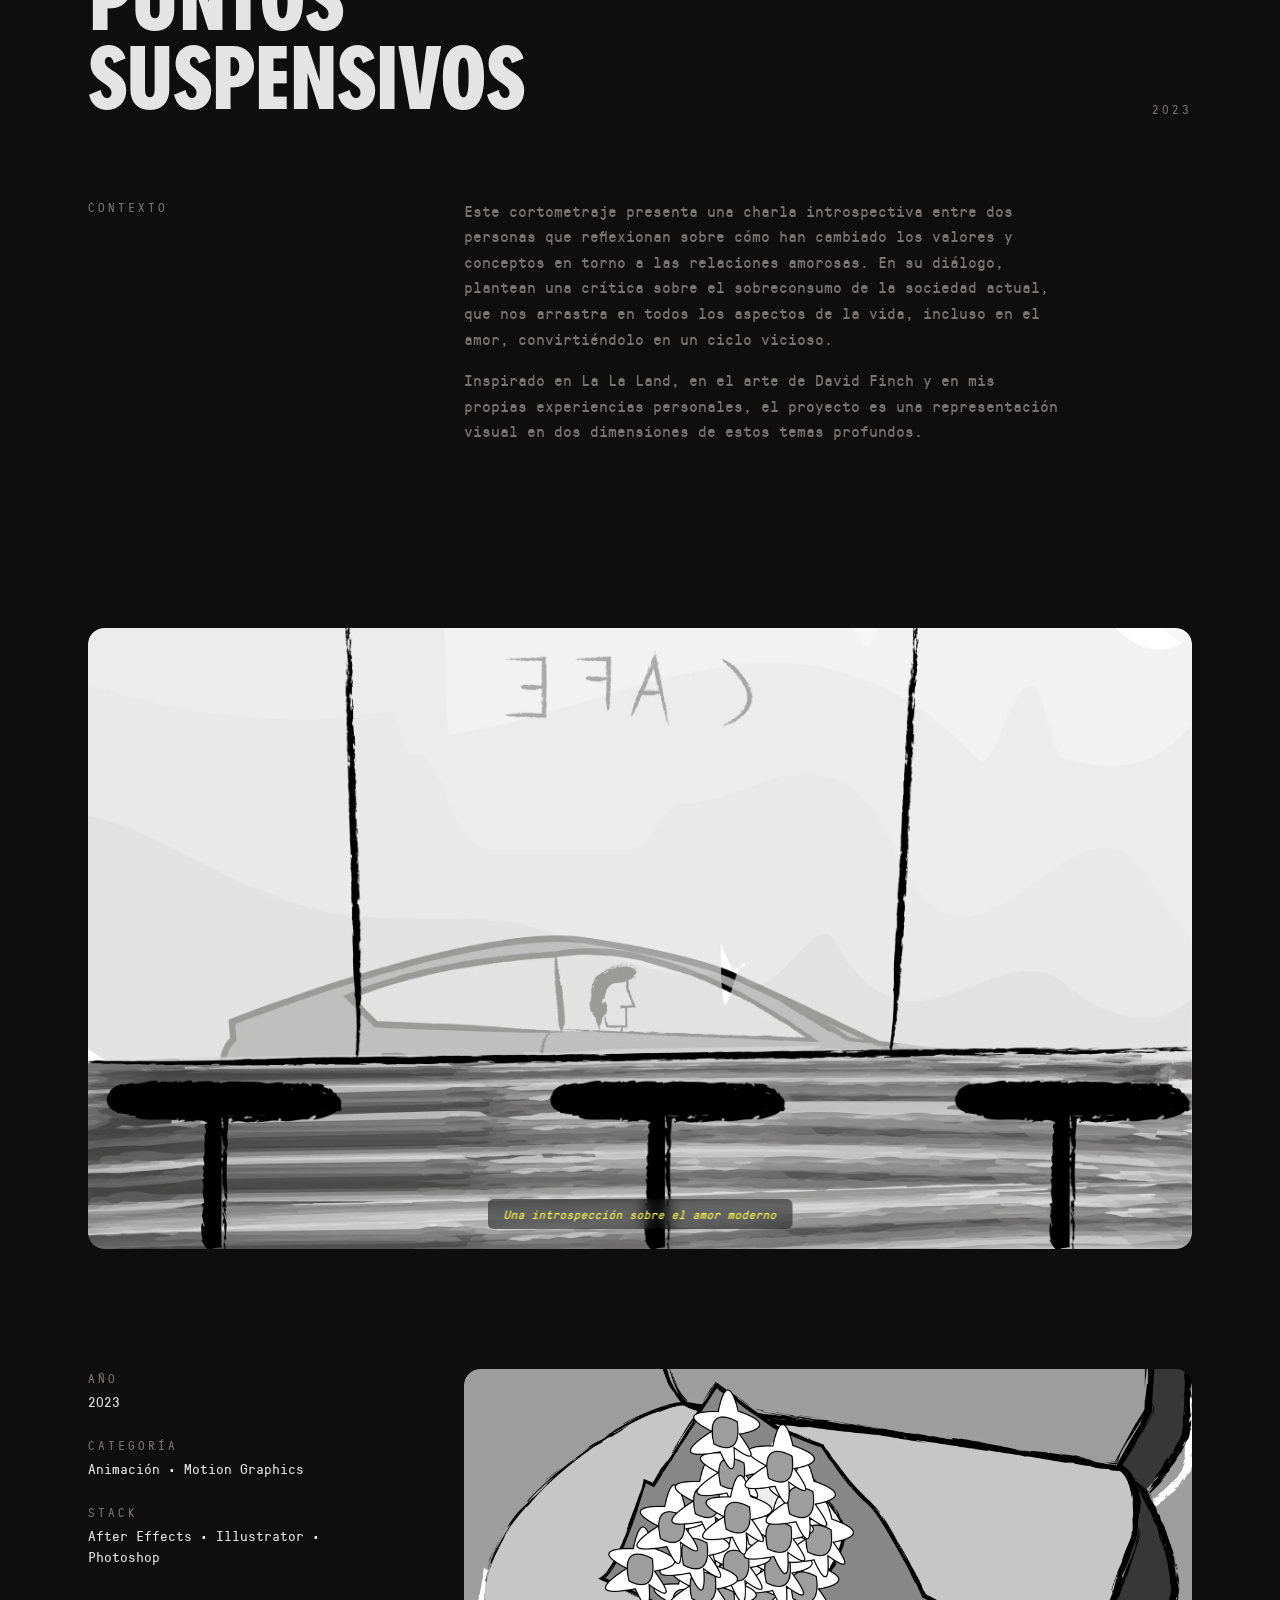
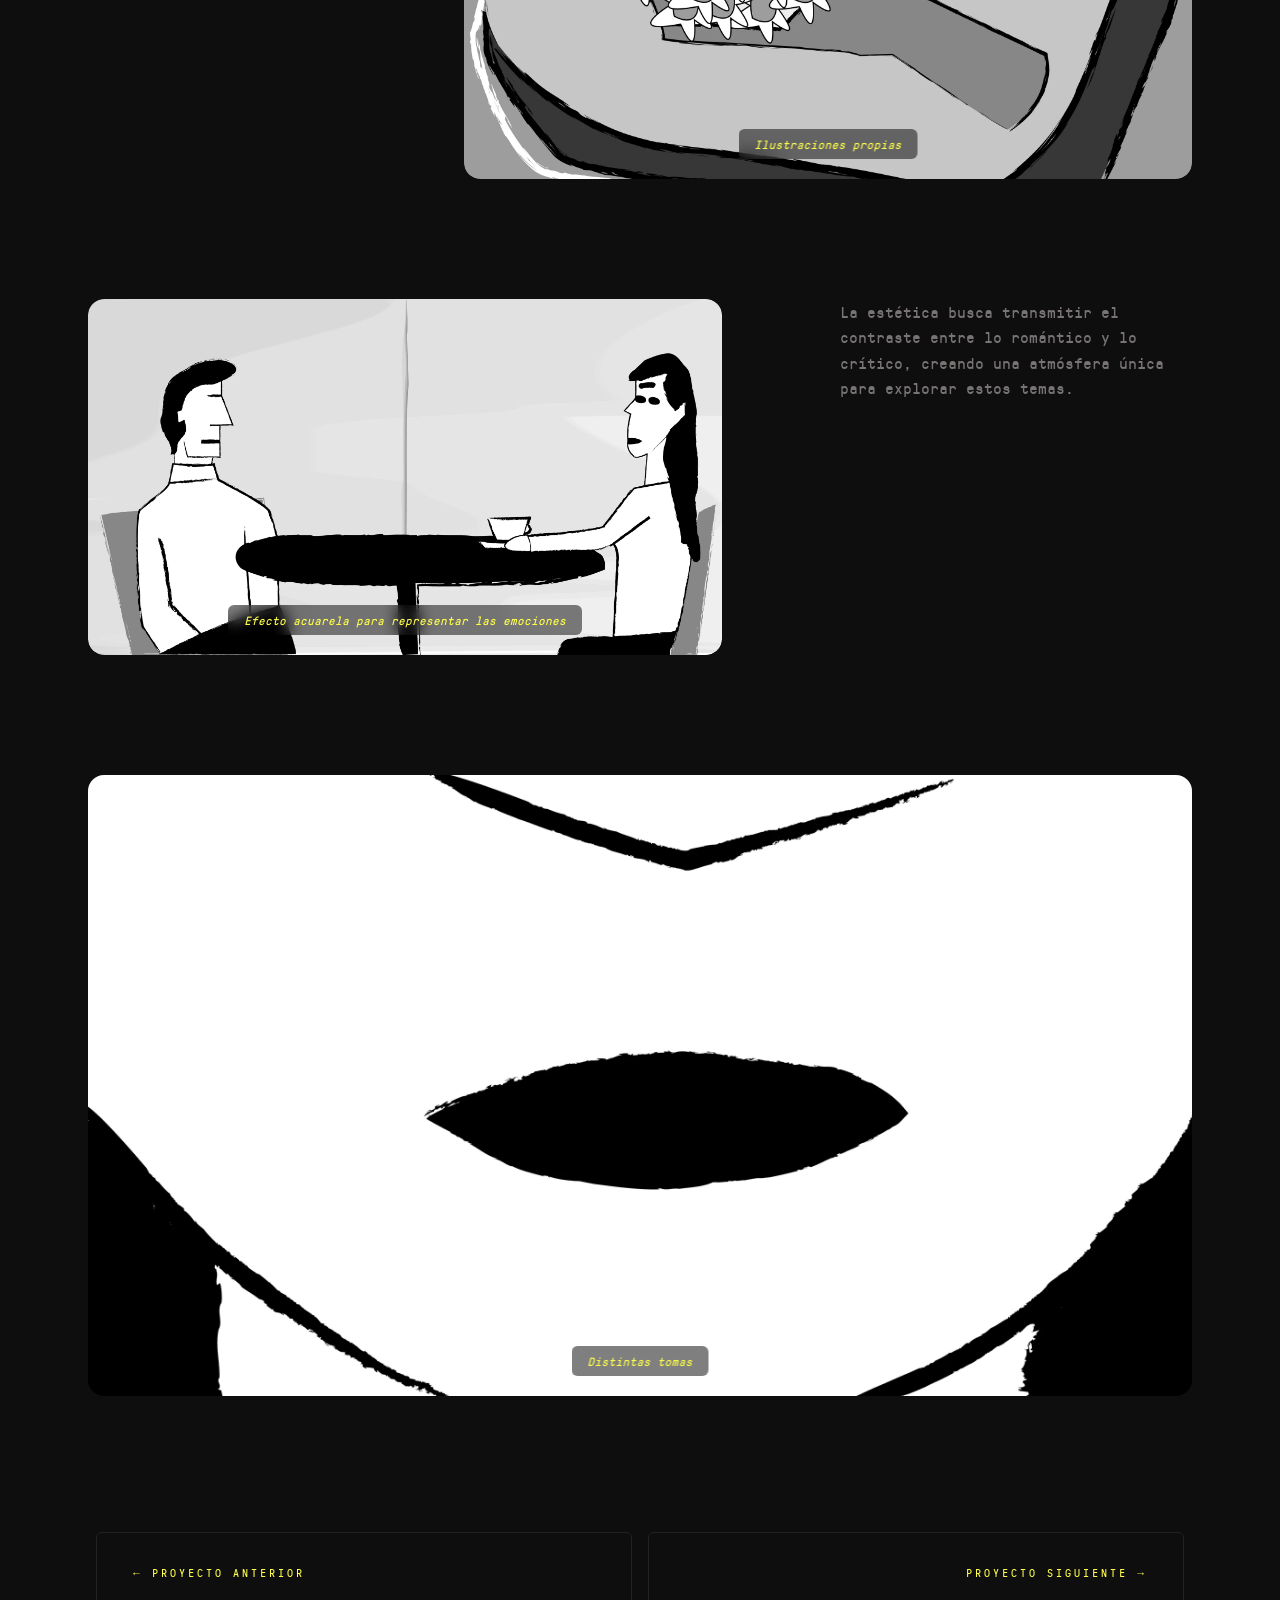
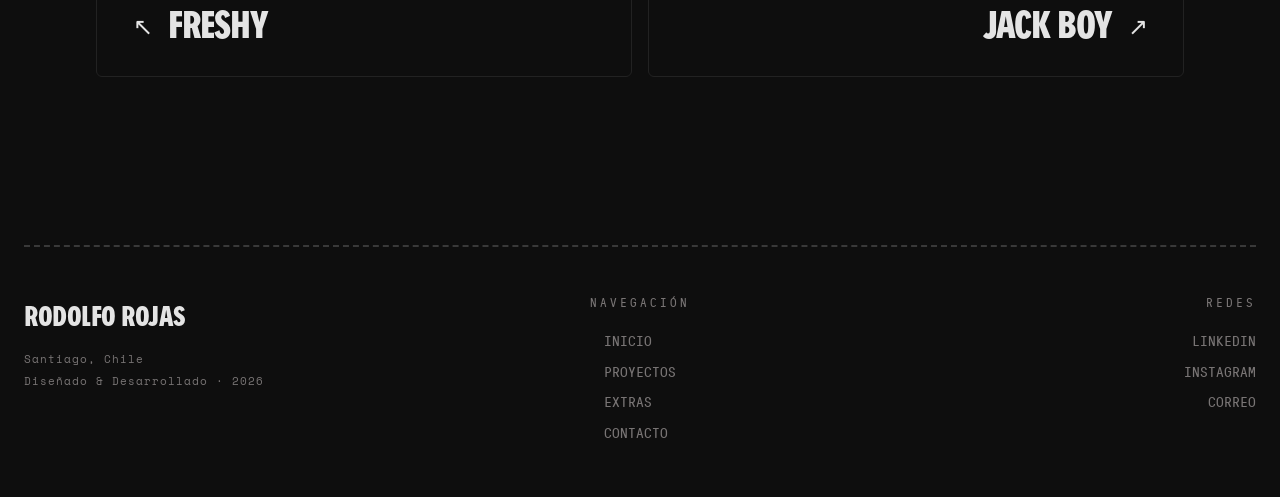
<file: proyecto-puntos-suspensivos.html>
<!doctype html>
<html lang="es">

<head>
  <meta charset="utf-8" />
  <meta name="viewport" content="width=device-width, initial-scale=1" />
  <title>Puntos Suspensivos — Rodolfo Rojas</title>
  <link href="https://cdn.jsdelivr.net/npm/bootstrap@5.3.8/dist/css/bootstrap.min.css" rel="stylesheet" />
  <link rel="stylesheet" href="style.css" />
  <style>
    @media (min-width: 993px) {
      .contexto-title {
        font-size: clamp(3.5rem, 7vw, 6rem);
      }
    }

    .proyectovisual-wrapper {
      border-radius: 16px;
    }

    .skill-img {
      border-radius: 16px;
    }
  </style>
</head>

<body>

  <!-- NAVBAR -->
  <nav class="mi-navbar mi-navbar--solid px-3">
    <div class="nav-left">
      <a href="index.html" class="nav-logo">Rodolfo Rojas</a>
      <nav class="nav-breadcrumb">
        <a href="index.html">← Inicio</a>
        <span class="sep">›</span>
        <a href="proyectos.html">Proyectos</a>
        <span class="sep">›</span>
        <span>Puntos Suspensivos</span>
      </nav>
    </div>
    <div class="nav-right">
      <a href="#" class="nav-link" onclick="abrirMenu()">Menu</a>
      <a href="contacto.html" class="nav-link nav-contacto">
        <span class="nav-contacto-texto">Contacto</span>
        <svg class="nav-contacto-icono" xmlns="http://www.w3.org/2000/svg" width="14" height="14" viewBox="0 0 24 24"
          fill="none" stroke="currentColor" stroke-width="1.5" stroke-linecap="round" stroke-linejoin="round"
          aria-hidden="true">
          <path
            d="M22 16.92v3a2 2 0 0 1-2.18 2 19.79 19.79 0 0 1-8.63-3.07A19.5 19.5 0 0 1 4.69 12a19.79 19.79 0 0 1-3.07-8.67A2 2 0 0 1 3.6 1.27h3a2 2 0 0 1 2 1.72c.127.96.361 1.903.7 2.81a2 2 0 0 1-.45 2.11L7.91 8.91a16 16 0 0 0 6.08 6.08l.91-.91a2 2 0 0 1 2.11-.45c.907.339 1.85.573 2.81.7A2 2 0 0 1 22 16.92z" />
        </svg>
      </a>
    </div>
  </nav>
  <!-- NAVBAR -->


  <!-- MENU OVERLAY -->
  <div class="menu-overlay" id="menuOverlay">
    <div class="menu-overlay-top">
      <a href="index.html" class="nav-logo">Rodolfo Rojas</a>
      <div class="d-flex gap-4 align-items-center">
        <button class="menu-close" onclick="cerrarMenu()">Close</button>
        <a href="contacto.html" class="nav-link">Contacto</a>
      </div>
    </div>
    <div class="menu-links">
      <a href="index.html" class="menu-link-item"><video class="menu-link-img" autoplay muted loop playsinline><source src="images/liam gallagher smile GIF.mp4" type="video/mp4"></video>Home</a>
      <a href="proyectos.html" class="menu-link-item"><video class="menu-link-img" autoplay muted loop playsinline><source src="images/Shocked Speed GIF by Respective.mp4" type="video/mp4"></video>Proyectos</a>
      <!-- <a href="areas.html" class="menu-link-item"><video class="menu-link-img" autoplay muted loop playsinline><source src="images/Speed Hands GIF.mp4" type="video/mp4"></video>Áreas</a> -->
      <a href="exploraciones.html" class="menu-link-item"><video class="menu-link-img" autoplay muted loop playsinline><source src="images/Better Call Saul Bcs GIF by Stan..mp4" type="video/mp4"></video>Extras</a>
      <a href="contacto.html" class="menu-link-item"><video class="menu-link-img" autoplay muted loop playsinline><source src="images/Champions League Ronaldo GIF.mp4" type="video/mp4"></video>Contacto</a>
    </div>
  </div>
  <!-- MENU OVERLAY -->

  <div class="container-fluid p-0">
    <div class="row m-0">

      <!-- HERO -->
      <div class="col-12 hero hero--plain d-flex align-items-center justify-content-center" style="min-height: 80vh;">
        <div class="hero-main-content text-center">
          <div class="mb-3">
            <span class="proyecto-cat-tag">Animación · Motion Graphics</span>
          </div>
          <h1 class="title1">Puntos Suspensivos</h1>
          <p class="hero-accent-subtitle">Un cortometraje de la vida</p>
        </div>
      </div>
      <!-- HERO -->

      <div class="col-12 d-flex justify-content-center seccion" style="padding-top: 48px;">
        <div class="proyectovisual-wrapper">
          <video class="custom-proyectovisual" controls loop playsinline style="height: auto;">
            <source src="images/PuntosSuspensivos.mp4" type="video/mp4">
          </video>
        </div>
      </div>

      <!-- EDITORIAL: PROJECT OVERVIEW -->
      <div class="col-12 seccion">
        <div class="d-flex justify-content-between align-items-end" style="margin-bottom: 80px;">
          <h2 class="title2" style="line-height: 0.88; margin: 0; max-width: 60%;">PUNTOS SUSPENSIVOS</h2>
          <p class="tag m-0">2023</p>
        </div>
        <div class="row justify-content-between align-items-start">
          <div class="col-12 col-md-2">
            <p class="tag m-0">CONTEXTO</p>
          </div>
          <div class="col-12 col-md-8 mt-4 mt-md-0">
            <p class="contexto-text">Este cortometraje presenta una charla introspectiva entre dos personas que reflexionan sobre cómo han cambiado los valores y conceptos en torno a las relaciones amorosas. En su diálogo, plantean una crítica sobre el sobreconsumo de la sociedad actual, que nos arrastra en todos los aspectos de la vida, incluso en el amor, convirtiéndolo en un ciclo vicioso.</p>
            <p class="contexto-text">Inspirado en La La Land, en el arte de David Finch y en mis propias experiencias personales, el proyecto es una representación visual en dos dimensiones de estos temas profundos.</p>
          </div>
        </div>
      </div>
      <!-- EDITORIAL -->

      <!-- VIDEO / IMAGEN GRANDE -->
      <div class="col-12 d-flex justify-content-center seccion" style="padding-top: 48px;">
        <div class="proyectovisual-wrapper">
          <img src="images/PScafeventana.webp" class="skill-img w-100" style="max-height: 85vh;"
            alt="Pantallas" loading="lazy">
          <p class="visual-subtitle">Una introspección sobre el amor moderno</p>
        </div>
      </div>
      <!-- VIDEO / IMAGEN GRANDE -->

      <!-- FILA 2: metadata · imagen ancha -->
      <div class="col-12 seccion" style="padding-top: 0;">
        <div class="row justify-content-between align-items-start flex-column-reverse flex-md-row">
          <div class="col-12 col-md-3 mt-5 mt-md-0">
            <div class="d-flex flex-column gap-4">
              <div>
                <p class="tag mb-1">AÑO</p>
                <p class="m-0">2023</p>
              </div>
              <div>
                <p class="tag mb-1">CATEGORÍA</p>
                <p class="m-0">Animación · Motion Graphics</p>
              </div>
              <div>
                <p class="tag mb-1">STACK</p>
                <p class="m-0">After Effects · Illustrator · Photoshop</p>
              </div>
            </div>
          </div>
          <div class="col-12 col-md-8">
            <div class="proyectovisual-wrapper">
              <img src="images/PSflores.webp" class="skill-img w-100"
                style="max-height: 60vh; object-position: center; object-fit: cover;" alt="Proyecto" loading="lazy">
              <p class="visual-subtitle">Ilustraciones propias</p>
            </div>
          </div>
        </div>
      </div>
      <!-- FILA 2 -->

      <!-- FILA 3: imagen · texto -->
      <div class="col-12 seccion" style="padding-top: 0;">
        <div class="row justify-content-between align-items-start">
          <div class="col-12 col-md-7">
            <div class="proyectovisual-wrapper">
              <img src="images/PSmesa.webp" class="skill-img w-100"
                style="max-height: 60vh; object-position: center; object-fit: cover;" alt="Proyecto" loading="lazy">
              <p class="visual-subtitle">Efecto acuarela para representar las emociones</p>
            </div>
          </div>
          <div class="col-12 col-md-4 mt-5 mt-md-0">
            <p class="contexto-text">La estética busca transmitir el contraste entre lo romántico y lo crítico, creando una atmósfera única para explorar estos temas.</p>
          </div>
        </div>
      </div>
      <!-- FILA 3 -->

      <!-- IMAGEN COMPLETA -->
      <div class="col-12 seccion" style="padding-top: 0;">
        <div class="proyectovisual-wrapper">
          <img src="images/PSmujerfrente.webp" class="custom-proyectovisual" alt="Módulos" loading="lazy">
          <p class="visual-subtitle">Distintas tomas</p>
        </div>
      </div>
      <!-- IMAGEN COMPLETA -->

      <!-- NAVEGACIÓN ENTRE PROYECTOS -->
      <div class="col-12 seccion-x" style="padding-bottom: var(--section-py);">
        <div class="row m-0 g-3">
          <div class="col-12 col-md-6">
            <a href="#" class="nav-proyecto nav-proyecto-prev">
              <span class="nav-proyecto-label">← Proyecto anterior</span>
              <h3 class="nav-proyecto-titulo"></h3>
            </a>
          </div>
          <div class="col-12 col-md-6">
            <a href="#" class="nav-proyecto nav-proyecto-next">
              <span class="nav-proyecto-label">Proyecto siguiente →</span>
              <h3 class="nav-proyecto-titulo"></h3>
            </a>
          </div>
        </div>
      </div>
      <!-- NAVEGACIÓN ENTRE PROYECTOS -->

      <!-- FOOTER -->
      <footer class="col-12 text-white pb-0 px-4 mt-5">
        <div class="footer-ticket-line"></div>
        <div class="row mt-5 mb-5 justify-content-between">
          <div class="col-12 col-md-4 mb-5 mb-md-0">
            <p class="footer-brand">Rodolfo Rojas</p>
            <p class="footer-meta">Santiago, Chile</p>
            <p class="footer-meta">Diseñado &amp; Desarrollado · 2026</p>
          </div>
          <div class="col-12 col-md-4 text-start text-md-center mb-5 mb-md-0">
            <h6 class="tag mb-3">NAVEGACIÓN</h6>
            <ul class="list-unstyled footer-list m-0 text-start d-inline-block">
              <li><a href="index.html">INICIO</a></li>
              <li><a href="proyectos.html">PROYECTOS</a></li>
              <!-- <li><a href="areas.html">ÁREAS</a></li> -->
              <li><a href="exploraciones.html">EXTRAS</a></li>
              <li><a href="contacto.html">CONTACTO</a></li>
            </ul>
          </div>
          <div class="col-12 col-md-4 text-md-end">
            <h6 class="tag mb-3">REDES</h6>
            <ul class="list-unstyled footer-list m-0 d-flex flex-column align-items-md-end">
              <li><a href="https://www.linkedin.com/in/rodolfo-alejandro-rojas-morillo-7b460837b/" target="_blank">LINKEDIN</a></li>
              <li><a href="https://www.instagram.com/rodolfo.rjs/" target="_blank">INSTAGRAM</a></li>
              <li><a href="mailto:rojasrodolfo906@gmail.com">CORREO</a></li>
            </ul>
          </div>
        </div>
      </footer>
      <!-- FOOTER -->
    </div>
  </div>

  <script src="https://cdn.jsdelivr.net/npm/bootstrap@5.3.8/dist/js/bootstrap.bundle.min.js"></script>
  <script src="scripts.js"></script>
</body>

</html>
</file>
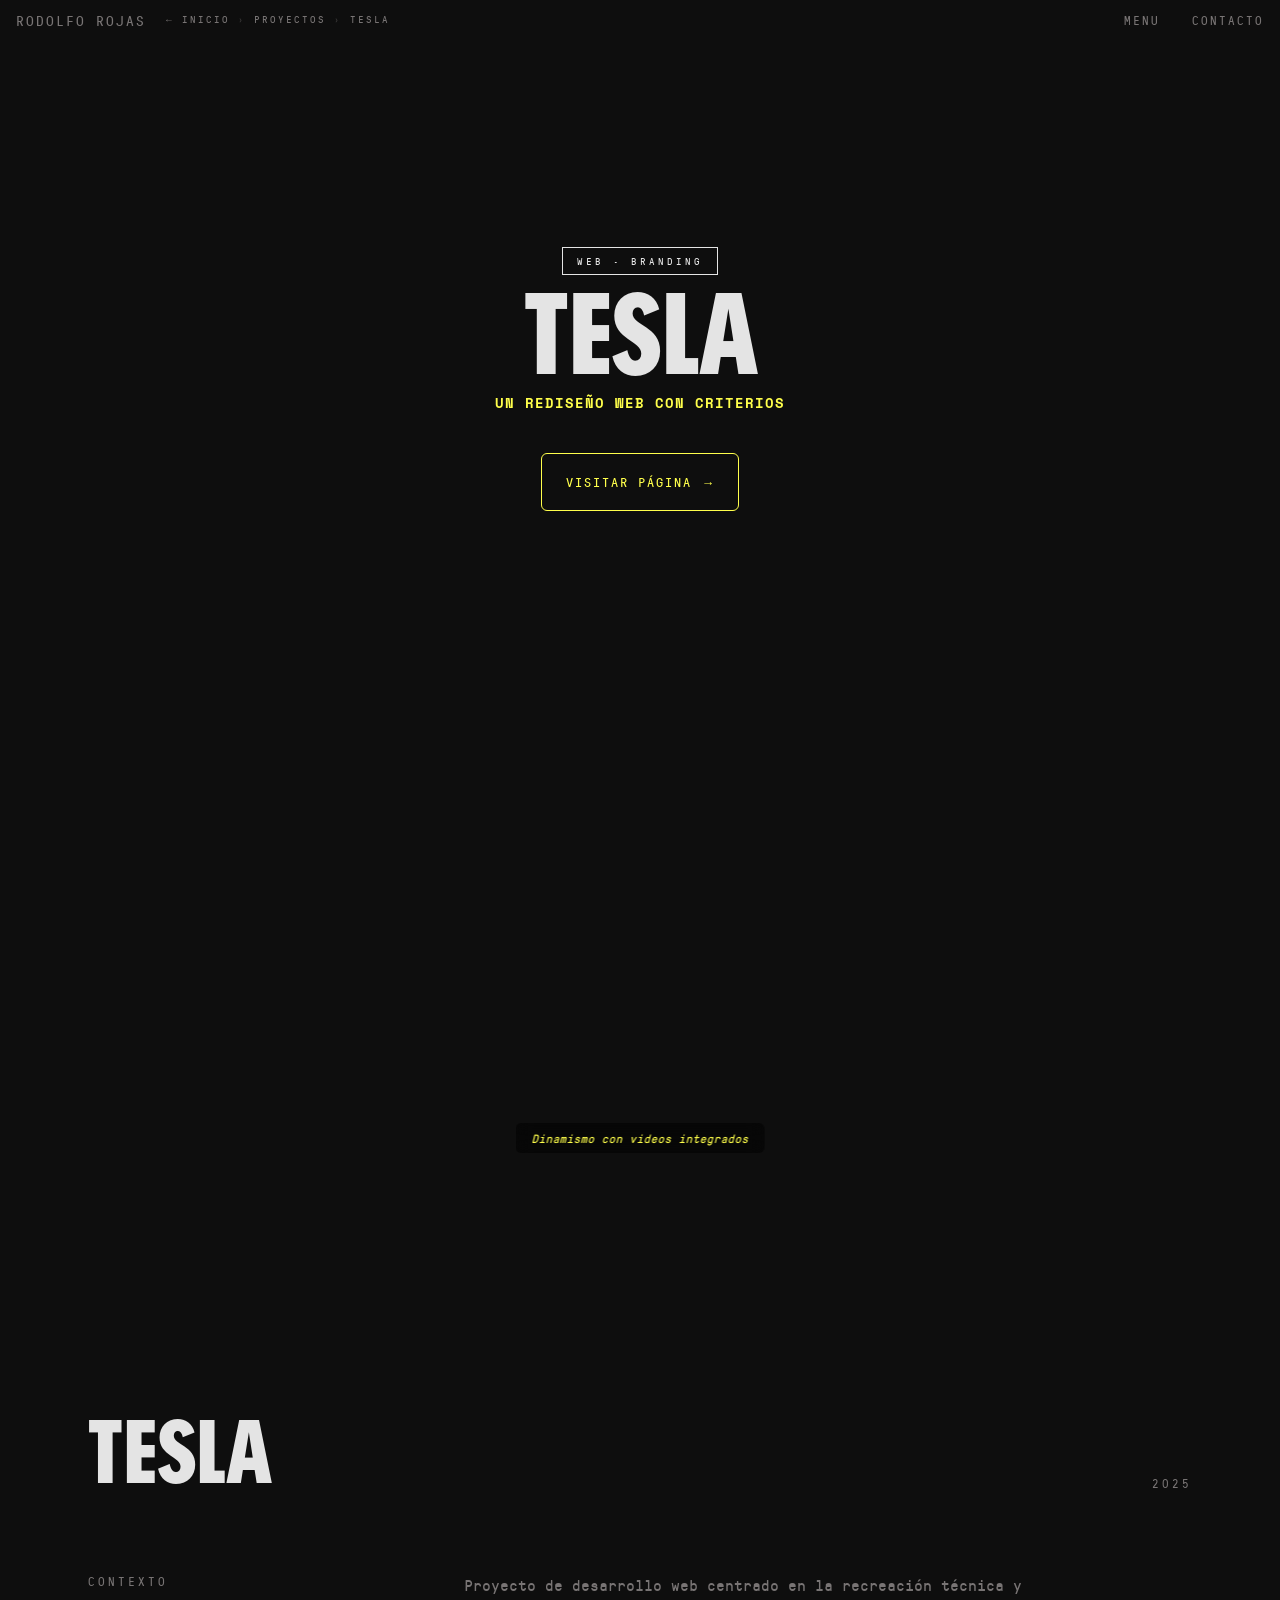
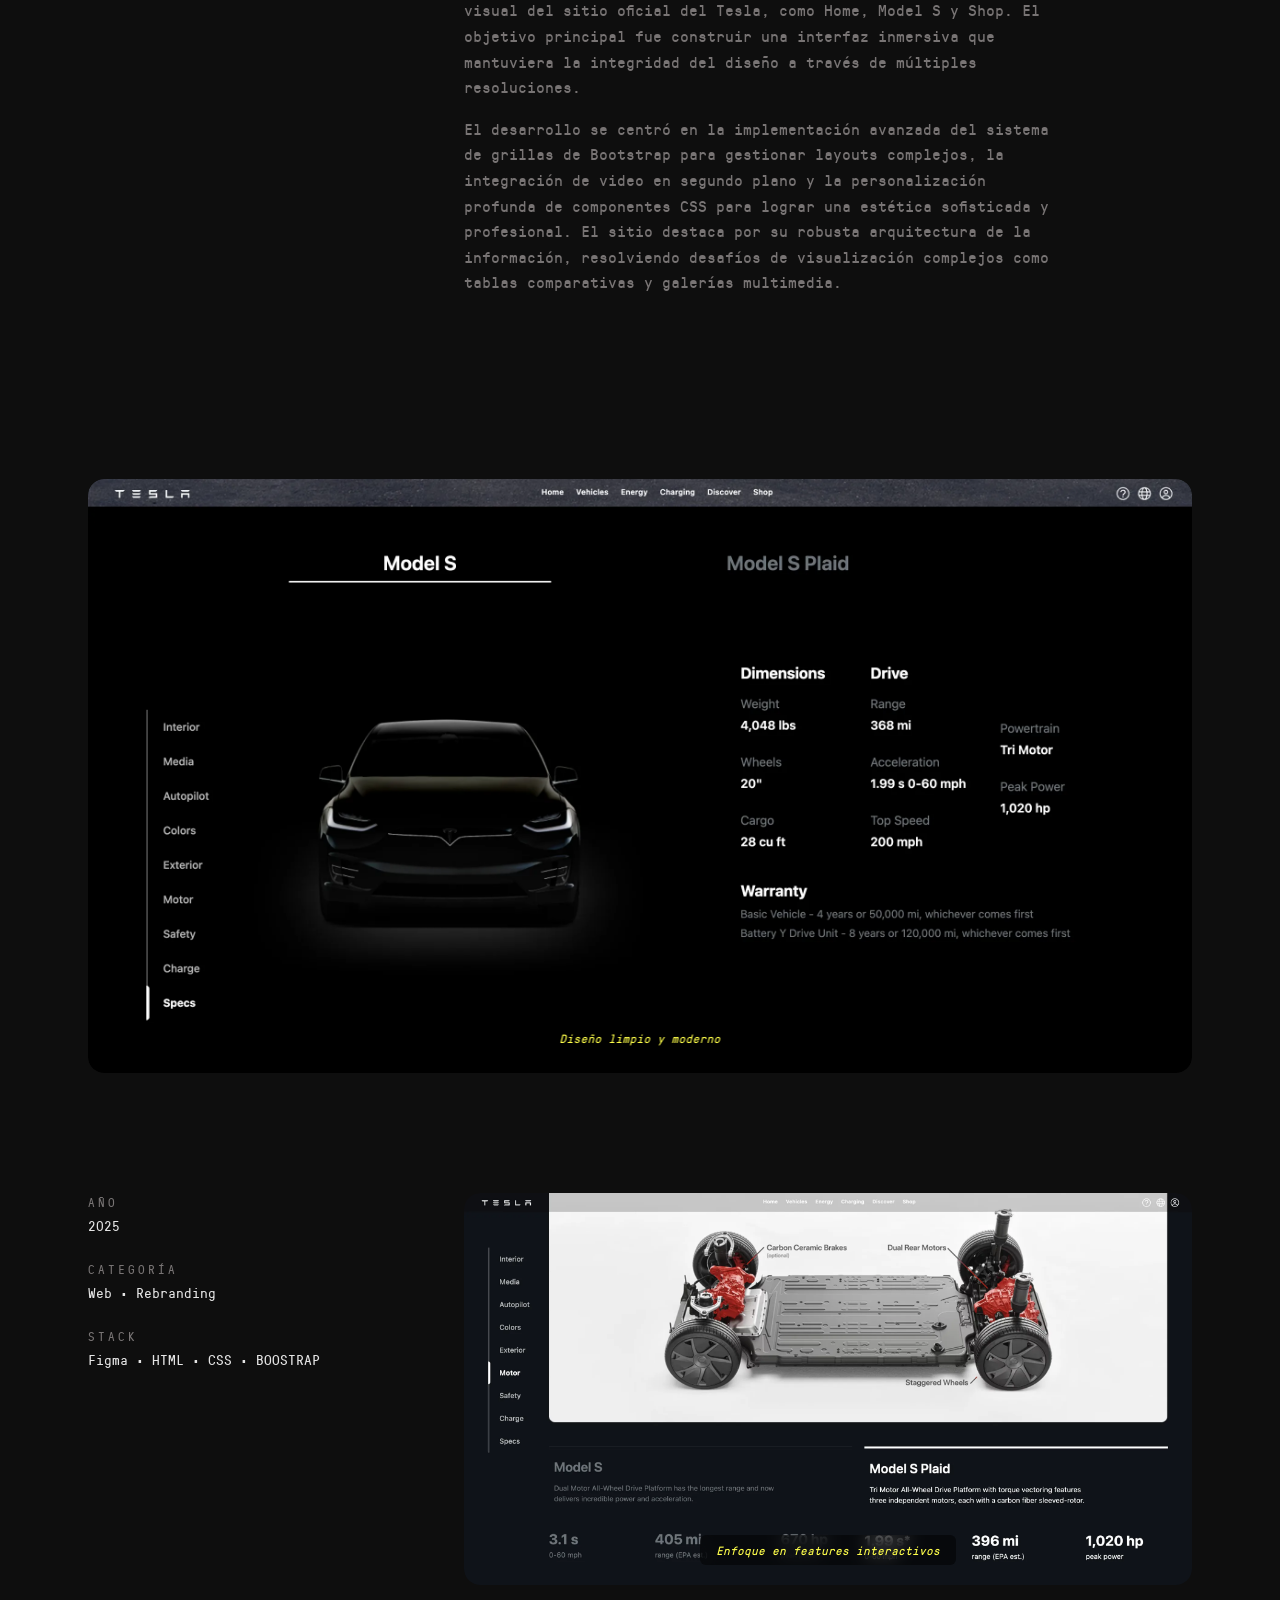
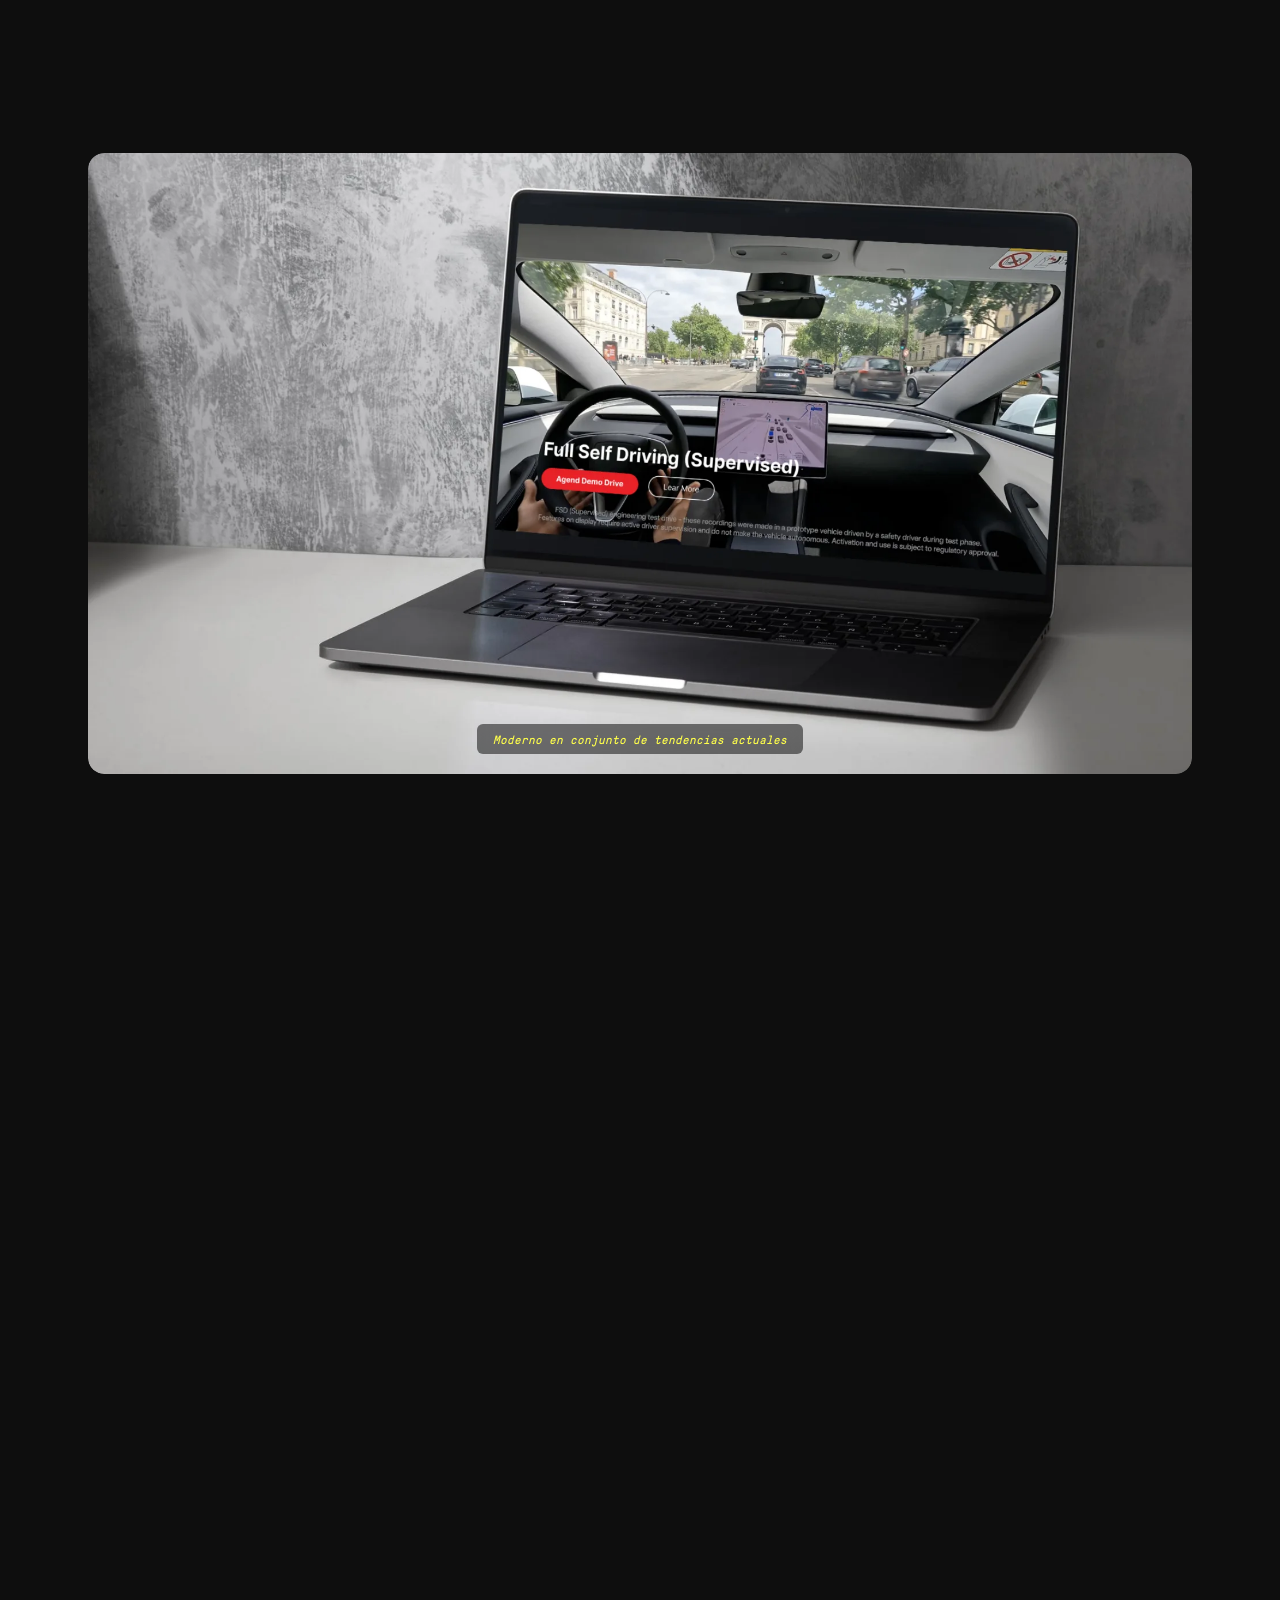
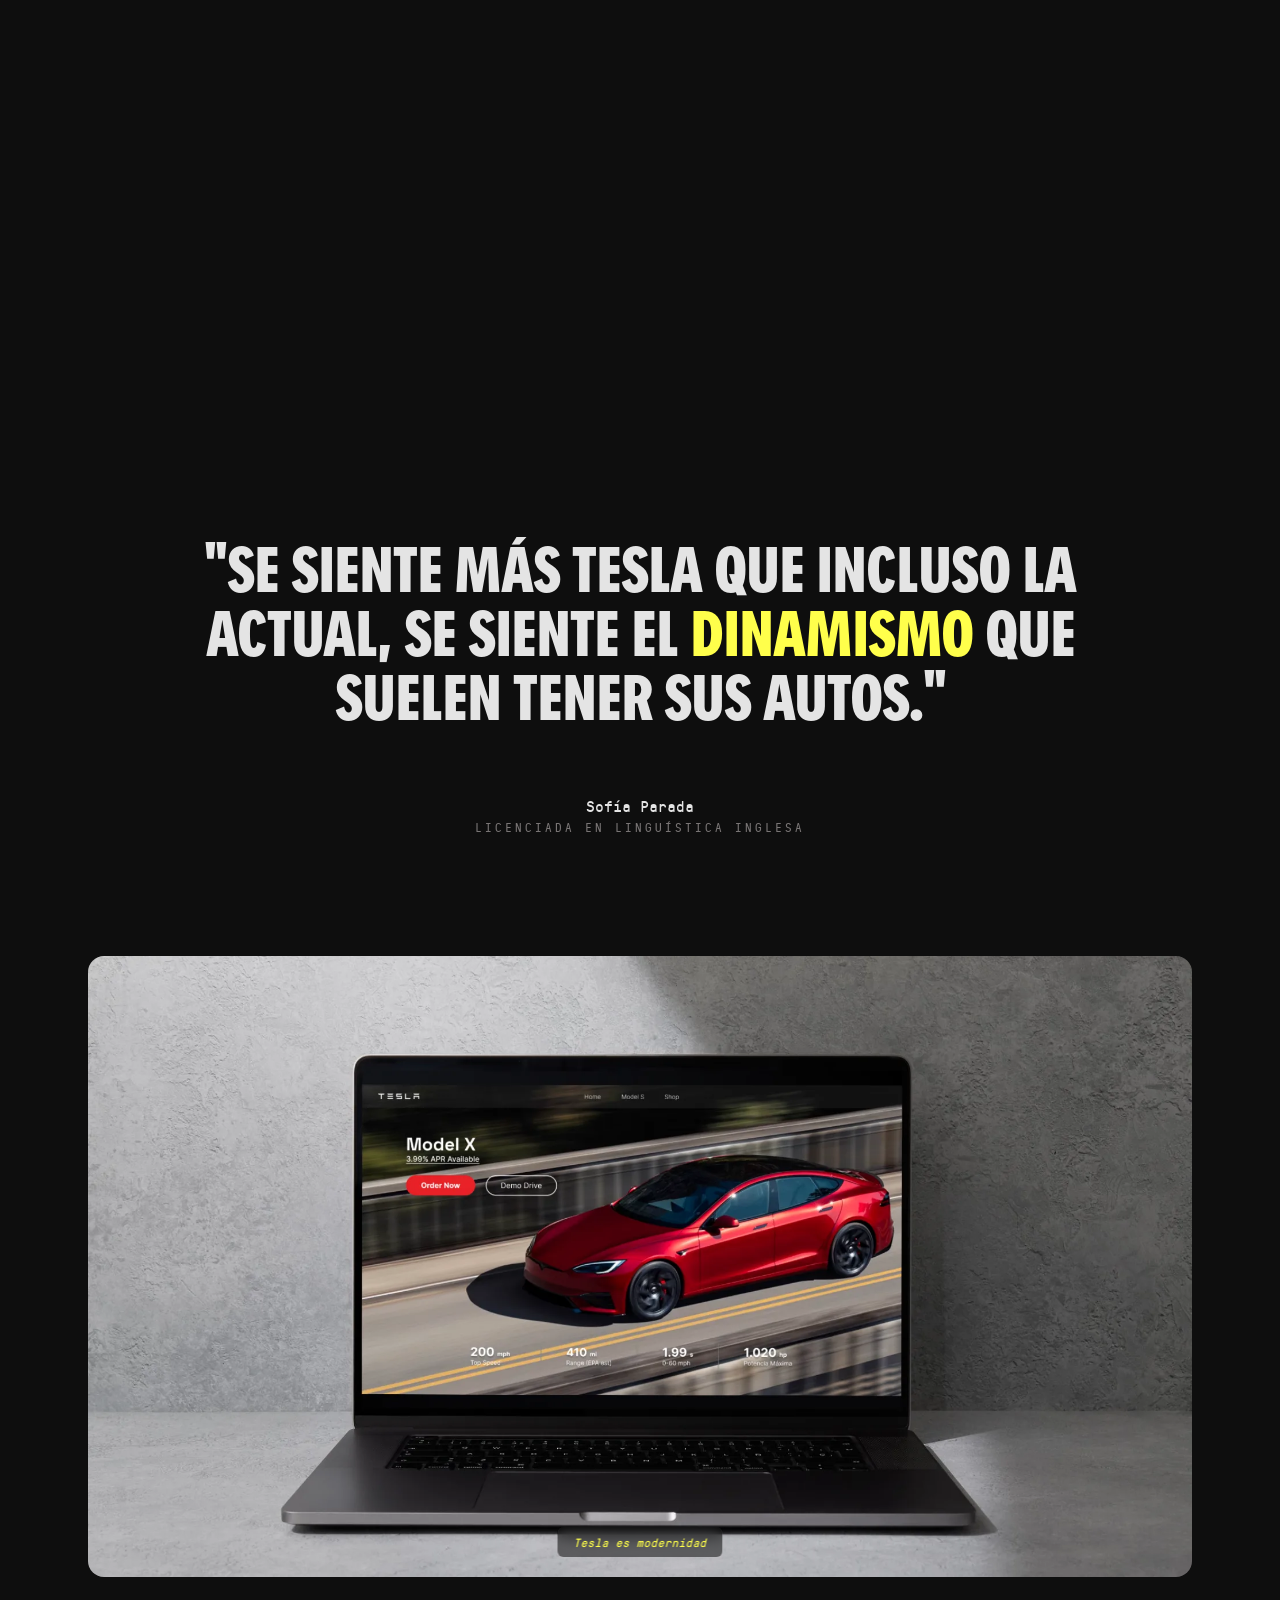
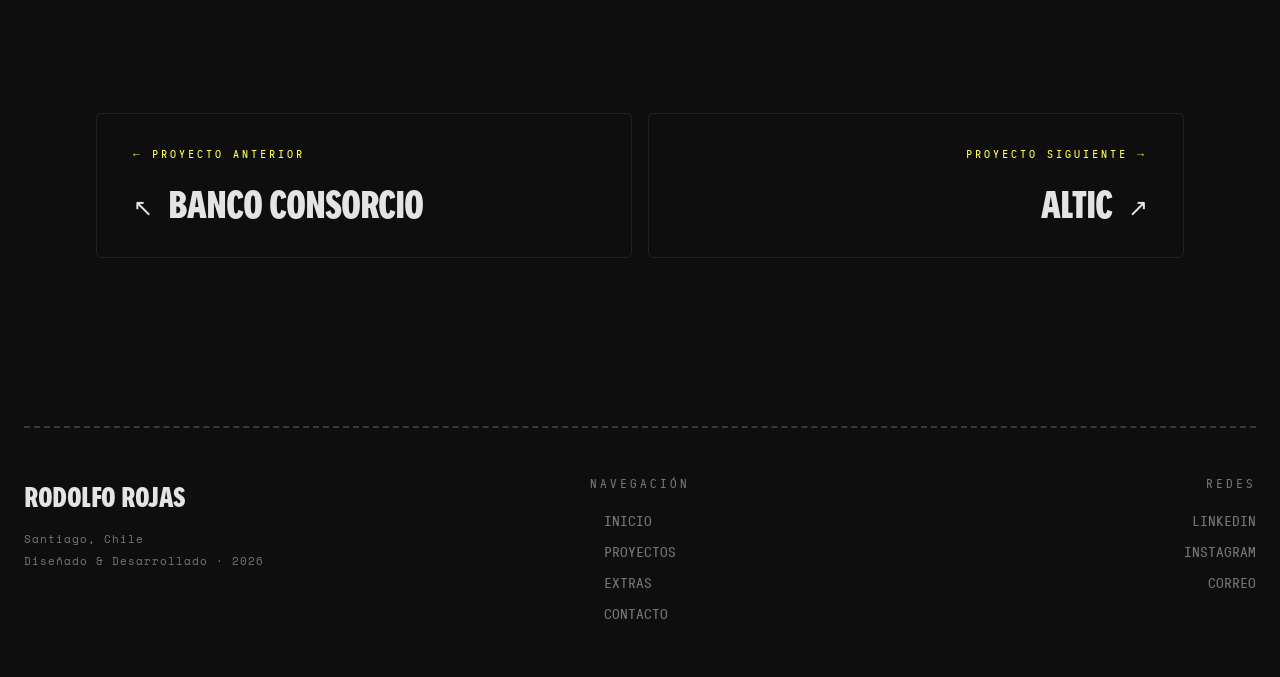
<file: proyecto-tesla.html>
<!doctype html>
<html lang="es">

<head>
  <meta charset="utf-8" />
  <meta name="viewport" content="width=device-width, initial-scale=1" />
  <title>Tesla Rediseño — Rodolfo Rojas</title>
  <link href="https://cdn.jsdelivr.net/npm/bootstrap@5.3.8/dist/css/bootstrap.min.css" rel="stylesheet" />
  <link rel="stylesheet" href="style.css" />
  <style>
    @media (min-width: 993px) {
      .contexto-title {
        font-size: clamp(3.5rem, 7vw, 6rem);
      }
    }

    .proyectovisual-wrapper {
      border-radius: 16px;
    }

    .skill-img {
      border-radius: 16px;
    }
  </style>
</head>

<body>

  <!-- NAVBAR -->
  <nav class="mi-navbar mi-navbar--solid px-3">
    <div class="nav-left">
      <a href="index.html" class="nav-logo">Rodolfo Rojas</a>
      <nav class="nav-breadcrumb">
        <a href="index.html">← Inicio</a>
        <span class="sep">›</span>
        <a href="proyectos.html">Proyectos</a>
        <span class="sep">›</span>
        <span>Tesla</span>
      </nav>
    </div>
    <div class="nav-right">
      <a href="#" class="nav-link" onclick="abrirMenu()">Menu</a>
      <a href="contacto.html" class="nav-link nav-contacto">
        <span class="nav-contacto-texto">Contacto</span>
        <svg class="nav-contacto-icono" xmlns="http://www.w3.org/2000/svg" width="14" height="14" viewBox="0 0 24 24"
          fill="none" stroke="currentColor" stroke-width="1.5" stroke-linecap="round" stroke-linejoin="round"
          aria-hidden="true">
          <path
            d="M22 16.92v3a2 2 0 0 1-2.18 2 19.79 19.79 0 0 1-8.63-3.07A19.5 19.5 0 0 1 4.69 12a19.79 19.79 0 0 1-3.07-8.67A2 2 0 0 1 3.6 1.27h3a2 2 0 0 1 2 1.72c.127.96.361 1.903.7 2.81a2 2 0 0 1-.45 2.11L7.91 8.91a16 16 0 0 0 6.08 6.08l.91-.91a2 2 0 0 1 2.11-.45c.907.339 1.85.573 2.81.7A2 2 0 0 1 22 16.92z" />
        </svg>
      </a>
    </div>
  </nav>
  <!-- NAVBAR -->


  <!-- MENU OVERLAY -->
  <div class="menu-overlay" id="menuOverlay">
    <div class="menu-overlay-top">
      <a href="index.html" class="nav-logo">Rodolfo Rojas</a>
      <div class="d-flex gap-4 align-items-center">
        <button class="menu-close" onclick="cerrarMenu()">Close</button>
        <a href="contacto.html" class="nav-link">Contacto</a>
      </div>
    </div>
    <div class="menu-links">
      <a href="index.html" class="menu-link-item"><video class="menu-link-img" autoplay muted loop playsinline><source src="images/liam gallagher smile GIF.mp4" type="video/mp4"></video>Home</a>
      <a href="proyectos.html" class="menu-link-item"><video class="menu-link-img" autoplay muted loop playsinline><source src="images/Shocked Speed GIF by Respective.mp4" type="video/mp4"></video>Proyectos</a>
      <!-- <a href="areas.html" class="menu-link-item"><video class="menu-link-img" autoplay muted loop playsinline><source src="images/Speed Hands GIF.mp4" type="video/mp4"></video>Áreas</a> -->
      <a href="exploraciones.html" class="menu-link-item"><video class="menu-link-img" autoplay muted loop playsinline><source src="images/Better Call Saul Bcs GIF by Stan..mp4" type="video/mp4"></video>Extras</a>
      <a href="contacto.html" class="menu-link-item"><video class="menu-link-img" autoplay muted loop playsinline><source src="images/Champions League Ronaldo GIF.mp4" type="video/mp4"></video>Contacto</a>
    </div>
  </div>
  <!-- MENU OVERLAY -->

  <div class="container-fluid p-0">
    <div class="row m-0">

      <!-- HERO -->
      <div class="col-12 hero hero--plain d-flex align-items-center justify-content-center" style="min-height: 80vh;">
        <div class="hero-main-content text-center">
          <div class="mb-3">
            <span class="proyecto-cat-tag">Web · Branding</span>
          </div>
          <h1 class="title1">TESLA</h1>
          <p class="hero-accent-subtitle">Un rediseño web con criterios</p>
          <a href="https://rodolforjs.github.io/tesla-rediseno/home.html" class="info-card-btn d-inline-flex mt-4" target="_blank"
            rel="noopener">
            Visitar página <span class="cta-arrow">→</span>
          </a>
        </div>
      </div>
      <!-- HERO -->

      <!-- VIDEO / IMAGEN GRANDE -->
      <div class="col-12 d-flex justify-content-center seccion" style="padding-top: 48px;">
        <div class="proyectovisual-wrapper">
          <video class="skill-img w-100" autoplay muted loop playsinline><source src="images/TeslaModelY.mp4" type="video/mp4"></video>
          <p class="visual-subtitle">Dinamismo con videos integrados</p>
        </div>
      </div>
      <!-- VIDEO / IMAGEN GRANDE -->

      <!-- EDITORIAL: PROJECT OVERVIEW -->
      <div class="col-12 seccion">
        <div class="d-flex justify-content-between align-items-end" style="margin-bottom: 80px;">
          <h2 class="title2" style="line-height: 0.88; margin: 0; max-width: 60%;">TESLA</h2>
          <p class="tag m-0">2025</p>
        </div>
        <div class="row justify-content-between align-items-start">
          <div class="col-12 col-md-2">
            <p class="tag m-0">CONTEXTO</p>
          </div>
          <div class="col-12 col-md-8 mt-4 mt-md-0">
            <p class="contexto-text">Proyecto de desarrollo web centrado en la recreación técnica y visual del sitio
              oficial del Tesla, como Home, Model S y Shop. El objetivo principal fue construir una interfaz inmersiva
              que mantuviera la integridad del diseño a través de múltiples resoluciones.</p>
            <p class="contexto-text">El desarrollo se centró en la implementación avanzada del sistema de grillas de
              Bootstrap para gestionar layouts complejos, la integración de video en segundo plano y la personalización
              profunda de componentes CSS para lograr una estética sofisticada y profesional. El sitio destaca por su
              robusta arquitectura de la información, resolviendo desafíos de visualización complejos como tablas
              comparativas y galerías multimedia.</p>
          </div>
        </div>
      </div>
      <!-- EDITORIAL -->

      <!-- VIDEO / IMAGEN GRANDE -->
      <div class="col-12 d-flex justify-content-center seccion" style="padding-top: 48px;">
        <div class="proyectovisual-wrapper">
          <img src="images/TeslaComparacionModelos.webp" class="skill-img w-100" style="max-height: 85vh;"
            alt="Pantallas" loading="lazy">
          <p class="visual-subtitle">Diseño limpio y moderno</p>
        </div>
      </div>
      <!-- VIDEO / IMAGEN GRANDE -->

      <!-- FILA 2: metadata · imagen ancha -->
      <div class="col-12 seccion" style="padding-top: 0;">
        <div class="row justify-content-between align-items-start flex-column-reverse flex-md-row">
          <div class="col-12 col-md-3 mt-5 mt-md-0">
            <div class="d-flex flex-column gap-4">
              <div>
                <p class="tag mb-1">AÑO</p>
                <p class="m-0">2025</p>
              </div>
              <div>
                <p class="tag mb-1">CATEGORÍA</p>
                <p class="m-0">Web · Rebranding</p>
              </div>
              <div>
                <p class="tag mb-1">STACK</p>
                <p class="m-0">Figma · HTML · CSS · BOOSTRAP</p>
              </div>
            </div>
          </div>
          <div class="col-12 col-md-8">
            <div class="proyectovisual-wrapper">
              <img src="images/TeslaMotor.webp" class="skill-img w-100"
                style="max-height: 60vh; object-position: center; object-fit: cover;" alt="Proyecto" loading="lazy">
              <p class="visual-subtitle">Enfoque en features interactivos</p>
            </div>
          </div>
        </div>
      </div>
      <!-- FILA 2 -->

      <!-- VIDEO / IMAGEN GRANDE -->
      <div class="col-12 d-flex justify-content-center seccion" style="padding-top: 48px;">
        <div class="proyectovisual-wrapper">
          <img src="images/TeslaMockup.webp" class="skill-img w-100" style="max-height: 85vh;" alt="Pantallas" loading="lazy">
          <p class="visual-subtitle">Moderno en conjunto de tendencias actuales</p>
        </div>
      </div>
      <!-- VIDEO / IMAGEN GRANDE -->

      <!-- FILA 3: imagen · texto -->
      <div class="col-12 seccion" style="padding-top: 0;">
        <div class="row justify-content-between align-items-start">
          <div class="col-12 col-md-7">
            <div class="proyectovisual-wrapper">
              <img src="images/TeslaShopClothes.webp" class="skill-img w-100"
                style="max-height: 60vh; object-position: center; object-fit: cover;" alt="Proyecto" loading="lazy">
              <p class="visual-subtitle">Nueva UI/UX para la sección Tienda</p>
            </div>
          </div>
          <div class="col-12 col-md-4 mt-5 mt-md-0">
            <p class="contexto-text">Se implementó una lógica de diseño "mobile-first" y "desktop-adaptive", donde
              elementos como el menú de navegación, las estadísticas de rendimiento y los banners promocionales se
              reorganizan inteligentemente para garantizar la legibilidad y la usabilidad sin importar el tamaño de la
              pantalla.</p>
            <ul class="list-unstyled mt-3">
              <li class="tag mb-2">→ Conceptualización en Figma</li>
              <li class="tag mb-2">→ Estructura con containers y rows</li>
              <li class="tag mb-2">→ UI moderna con enfoque exclusivo</li>
              <li class="tag mb-2">→ Rediseño total</li>
            </ul>
          </div>
        </div>
      </div>
      <!-- FILA 3 -->

      <!-- IMAGEN COMPLETA -->
      <div class="col-12 seccion" style="padding-top: 0;">
        <div class="proyectovisual-wrapper">
          <img src="images/TeslaModelos.webp" class="custom-proyectovisual" alt="Módulos" loading="lazy">
          <p class="visual-subtitle">Selector interactivo</p>
        </div>
      </div>
      <!-- IMAGEN COMPLETA -->

      <!-- QUOTE -->
      <div class="col-12 text-center seccion" style="padding-top: 0;">
        <p class="title3 p-5">"Se siente más Tesla que incluso la actual, se siente el <span style="color: var(--accent)">dinamismo</span> que suelen tener sus autos."</p>
        <p class="body2 m-0 p-0">Sofía Parada</p>
        <p class="tag m-0 p-0">Licenciada en Linguística Inglesa</p>
      </div>
      <!-- QUOTE -->

      <!-- IMAGEN COMPLETA -->
      <div class="col-12 seccion" style="padding-top: 0;">
        <div class="proyectovisual-wrapper">
          <img src="images/PortadaTesla.webp" class="custom-proyectovisual" alt="Módulos" loading="lazy">
          <p class="visual-subtitle">Tesla es modernidad</p>
        </div>
      </div>
      <!-- IMAGEN COMPLETA -->

      <!-- NAVEGACIÓN ENTRE PROYECTOS -->
      <div class="col-12 seccion-x" style="padding-bottom: var(--section-py);">
        <div class="row m-0 g-3">
          <div class="col-12 col-md-6">
            <a href="#" class="nav-proyecto nav-proyecto-prev">
              <span class="nav-proyecto-label">← Proyecto anterior</span>
              <h3 class="nav-proyecto-titulo"></h3>
            </a>
          </div>
          <div class="col-12 col-md-6">
            <a href="#" class="nav-proyecto nav-proyecto-next">
              <span class="nav-proyecto-label">Proyecto siguiente →</span>
              <h3 class="nav-proyecto-titulo"></h3>
            </a>
          </div>
        </div>
      </div>
      <!-- NAVEGACIÓN ENTRE PROYECTOS -->

      <!-- FOOTER -->
      <footer class="col-12 text-white pb-0 px-4 mt-5">
        <div class="footer-ticket-line"></div>
        <div class="row mt-5 mb-5 justify-content-between">
          <div class="col-12 col-md-4 mb-5 mb-md-0">
            <p class="footer-brand">Rodolfo Rojas</p>
            <p class="footer-meta">Santiago, Chile</p>
            <p class="footer-meta">Diseñado &amp; Desarrollado · 2026</p>
          </div>
          <div class="col-12 col-md-4 text-start text-md-center mb-5 mb-md-0">
            <h6 class="tag mb-3">NAVEGACIÓN</h6>
            <ul class="list-unstyled footer-list m-0 text-start d-inline-block">
              <li><a href="index.html">INICIO</a></li>
              <li><a href="proyectos.html">PROYECTOS</a></li>
              <!-- <li><a href="areas.html">ÁREAS</a></li> -->
              <li><a href="exploraciones.html">EXTRAS</a></li>
              <li><a href="contacto.html">CONTACTO</a></li>
            </ul>
          </div>
          <div class="col-12 col-md-4 text-md-end">
            <h6 class="tag mb-3">REDES</h6>
            <ul class="list-unstyled footer-list m-0 d-flex flex-column align-items-md-end">
              <li><a href="https://www.linkedin.com/in/rodolfo-alejandro-rojas-morillo-7b460837b/" target="_blank">LINKEDIN</a></li>
              <li><a href="https://www.instagram.com/rodolfo.rjs/" target="_blank">INSTAGRAM</a></li>
              <li><a href="mailto:rojasrodolfo906@gmail.com">CORREO</a></li>
            </ul>
          </div>
        </div>
      </footer>
      <!-- FOOTER -->
    </div>
  </div>

  <script src="https://cdn.jsdelivr.net/npm/bootstrap@5.3.8/dist/js/bootstrap.bundle.min.js"></script>
  <script src="scripts.js"></script>
</body>

</html>
</file>
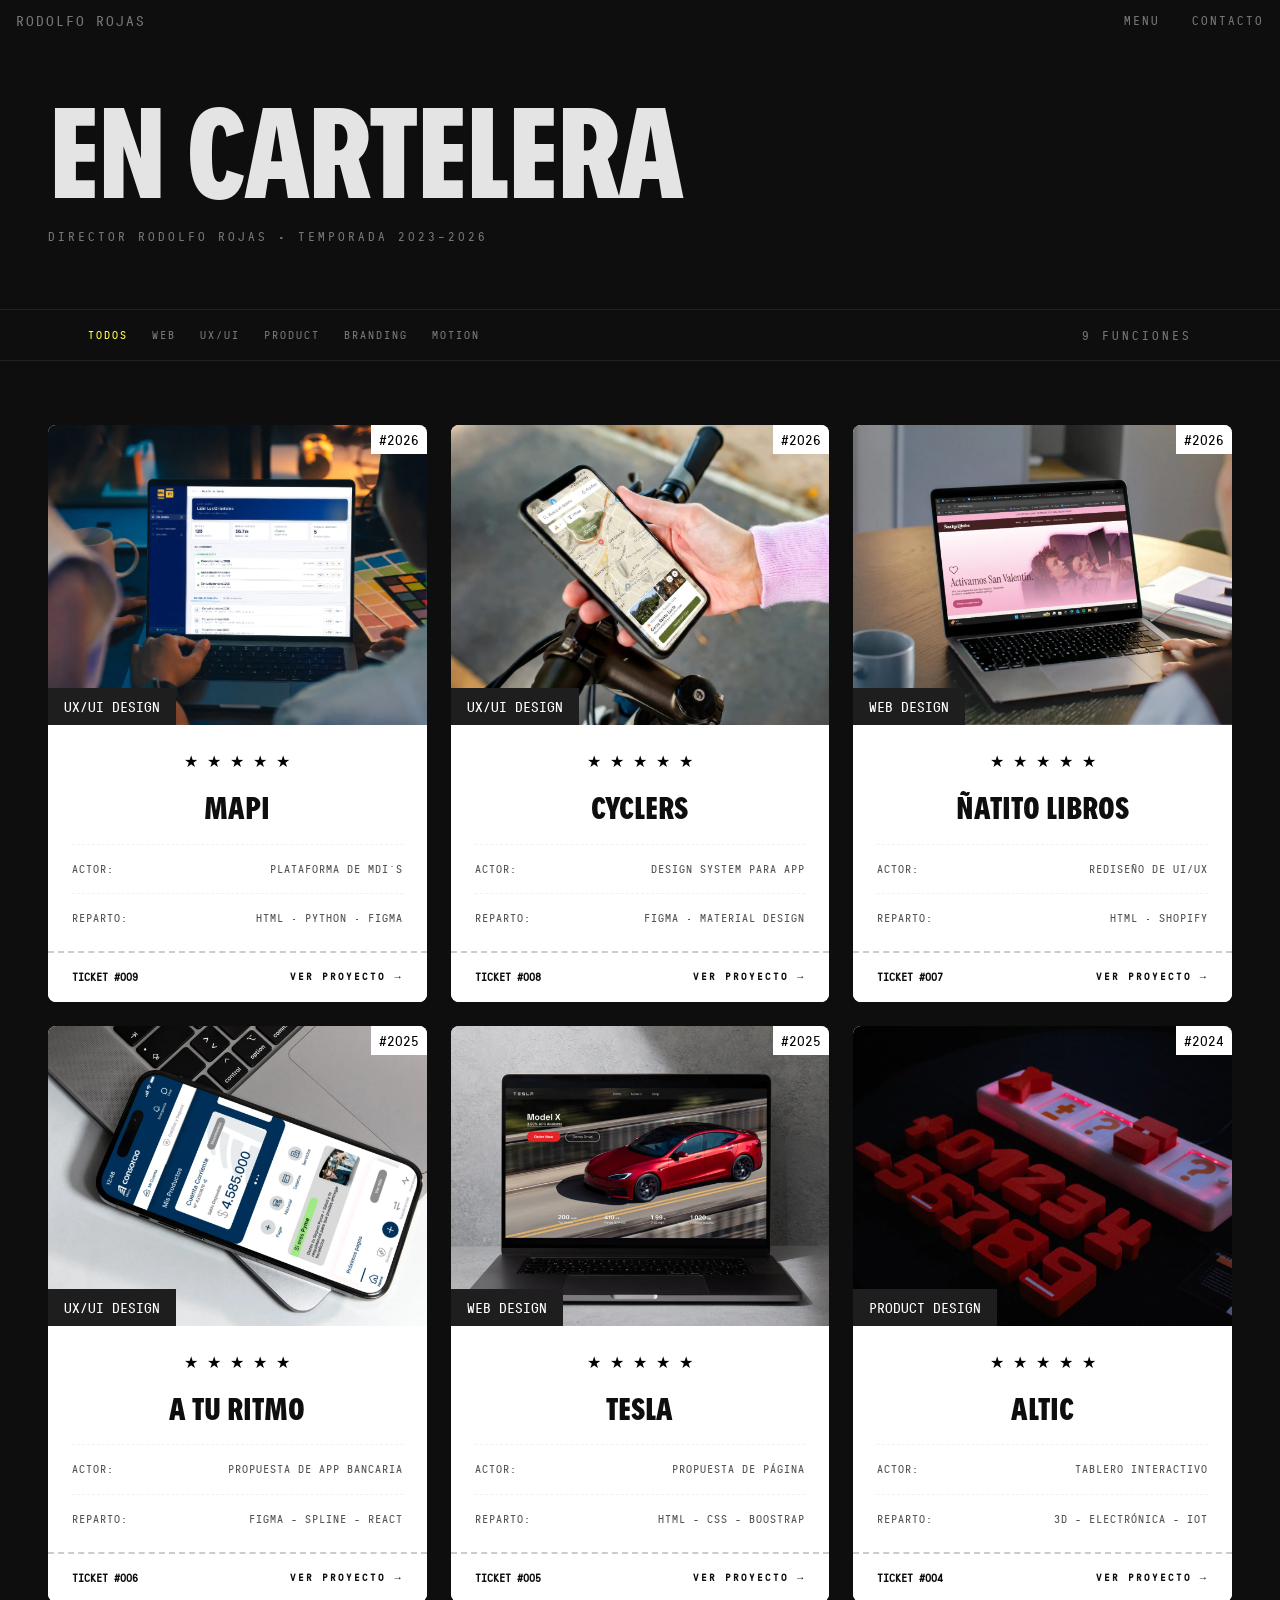
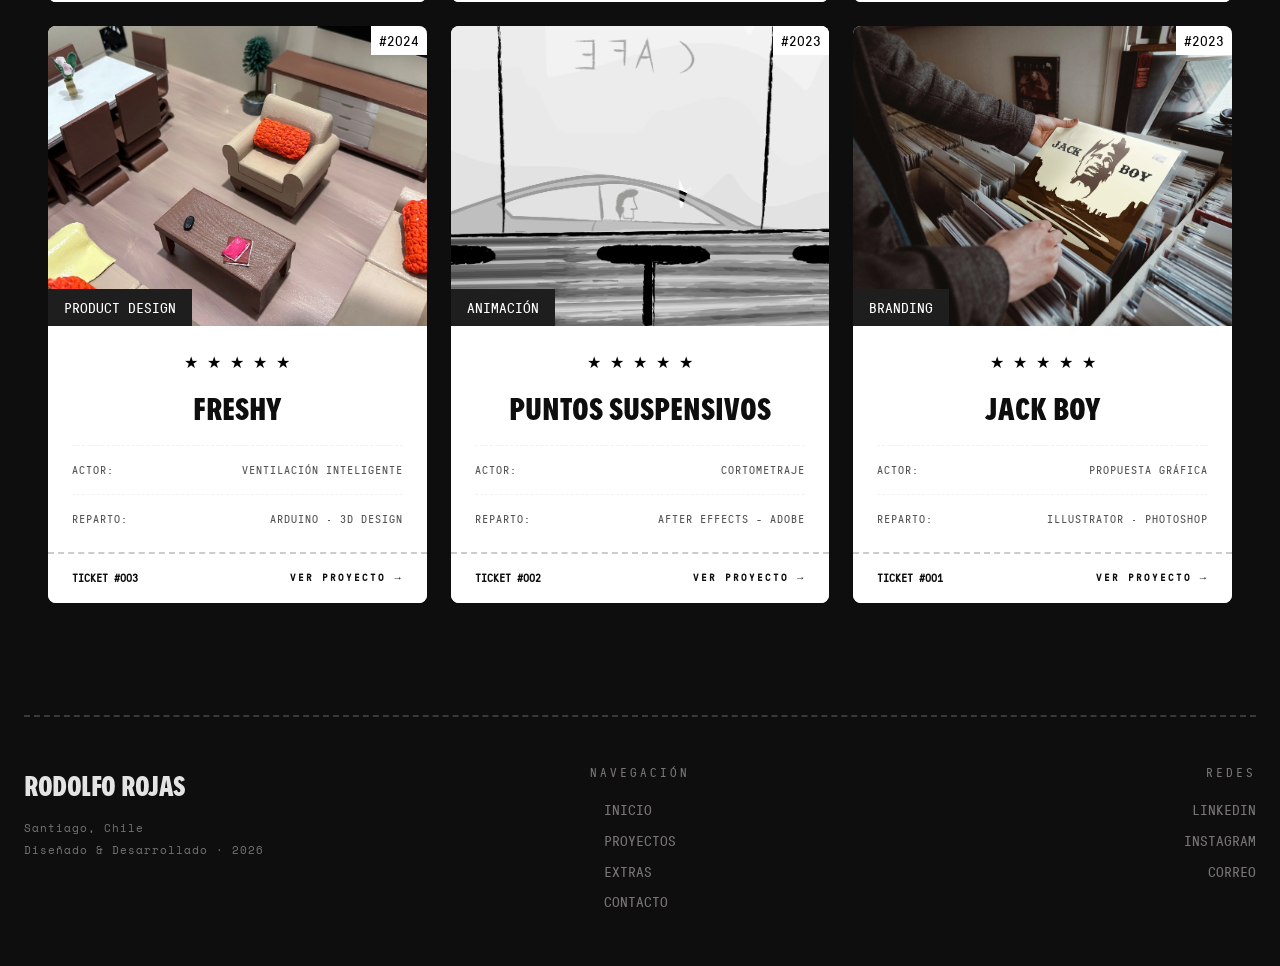
<file: proyectos.html>
<!doctype html>
<html lang="es">

<head>
  <meta charset="utf-8" />
  <meta name="viewport" content="width=device-width, initial-scale=1" />
  <title>Proyectos — Rodolfo Rojas</title>
  <link href="https://cdn.jsdelivr.net/npm/bootstrap@5.3.8/dist/css/bootstrap.min.css" rel="stylesheet" />
  <link rel="stylesheet" href="style.css" />
</head>

<body>

  <!-- NAVBAR -->
  <nav class="mi-navbar mi-navbar--solid px-3">
    <a href="index.html" class="nav-logo">Rodolfo Rojas</a>
    <div class="nav-right">
      <a href="#" class="nav-link" onclick="abrirMenu()">Menu</a>
      <a href="contacto.html" class="nav-link nav-contacto">
        <span class="nav-contacto-texto">Contacto</span>
        <svg class="nav-contacto-icono" xmlns="http://www.w3.org/2000/svg" width="14" height="14" viewBox="0 0 24 24"
          fill="none" stroke="currentColor" stroke-width="1.5" stroke-linecap="round" stroke-linejoin="round"
          aria-hidden="true">
          <path
            d="M22 16.92v3a2 2 0 0 1-2.18 2 19.79 19.79 0 0 1-8.63-3.07A19.5 19.5 0 0 1 4.69 12a19.79 19.79 0 0 1-3.07-8.67A2 2 0 0 1 3.6 1.27h3a2 2 0 0 1 2 1.72c.127.96.361 1.903.7 2.81a2 2 0 0 1-.45 2.11L7.91 8.91a16 16 0 0 0 6.08 6.08l.91-.91a2 2 0 0 1 2.11-.45c.907.339 1.85.573 2.81.7A2 2 0 0 1 22 16.92z" />
        </svg>
      </a>
    </div>
  </nav>
  <!-- NAVBAR -->

  <!-- MENU OVERLAY -->
  <div class="menu-overlay" id="menuOverlay">
    <div class="menu-overlay-top">
      <a href="index.html" class="nav-logo">Rodolfo Rojas</a>
      <div class="d-flex gap-4 align-items-center">
        <button class="menu-close" onclick="cerrarMenu()">Close</button>
        <a href="contacto.html" class="nav-link">Contacto</a>
      </div>
    </div>
    <div class="menu-links">
      <a href="index.html" class="menu-link-item"><video class="menu-link-img" autoplay muted loop playsinline><source src="images/liam gallagher smile GIF.mp4" type="video/mp4"></video>Home</a>
      <a href="proyectos.html" class="menu-link-item"><video class="menu-link-img" autoplay muted loop playsinline><source src="images/Shocked Speed GIF by Respective.mp4" type="video/mp4"></video>Proyectos</a>
      <!-- <a href="areas.html" class="menu-link-item"><video class="menu-link-img" autoplay muted loop playsinline><source src="images/Speed Hands GIF.mp4" type="video/mp4"></video>Áreas</a> -->
      <a href="exploraciones.html" class="menu-link-item"><video class="menu-link-img" autoplay muted loop playsinline><source src="images/Better Call Saul Bcs GIF by Stan..mp4" type="video/mp4"></video>Extras</a>
      <a href="contacto.html" class="menu-link-item"><video class="menu-link-img" autoplay muted loop playsinline><source src="images/Champions League Ronaldo GIF.mp4" type="video/mp4"></video>Contacto</a>
    </div>
  </div>
  <!-- MENU OVERLAY -->

  <div class="container-fluid p-0">
    <div class="row m-0">

      <!-- HERO EN CARTELERA -->
      <div class="col-12 cartelera-hero p-5 mt-5">
        <h1 class="cartelera-title">EN CARTELERA</h1>
        <p class="tag mt-3">Director Rodolfo Rojas · Temporada 2023–2026</p>
      </div>

      <!-- FILTROS -->
      <div class="col-12 p-0">
        <div class="filtros-bar">
          <button class="filtro-item activo" data-filtro="todos" onclick="filtrar(this)">Todos</button>
          <button class="filtro-item" data-filtro="web" onclick="filtrar(this)">Web</button>
          <button class="filtro-item" data-filtro="uxui" onclick="filtrar(this)">UX/UI</button>
          <button class="filtro-item" data-filtro="product" onclick="filtrar(this)">Product</button>
          <button class="filtro-item" data-filtro="branding" onclick="filtrar(this)">Branding</button>
          <button class="filtro-item" data-filtro="motion" onclick="filtrar(this)">Motion</button>
          <span class="tag ms-auto d-none d-md-block" id="contador">3 Funciones</span>
        </div>
      </div>

      <!-- GRILLA DE TICKETS -->
      <div class="col-12 px-5 py-3">
        <div class="row g-4" id="grilla-proyectos">
          <div class="col-12 py-5">
            <div class="row g-4">

              <div class="col-12 col-md-6 col-lg-4 proyecto-card-wrap" data-cat="uxui">
                <div class="project-card">
                  <div class="project-img-container">
                    <img src="images/MapiTiendaMockup.webp" alt="PYMA" class="card-img-top" loading="lazy">
                    <span class="badge-number">#2026</span>
                    <div class="badge-title">UX/UI Design</div>
                  </div>
                  <div class="card-body p-4">
                    <div class="text-center">
                      <div class="stars mb-3">★ ★ ★ ★ ★</div>
                      <h3 class="project-title">MAPI</h3>
                      <hr class="card-divider">
                    </div>
                    <div class="meta-info d-flex justify-content-between">
                      <span>ACTOR:</span>
                      <span>PLATAFORMA DE MDI´S</span>
                    </div>
                    <hr class="card-divider">
                    <div class="meta-info d-flex justify-content-between">
                      <span>REPARTO:</span>
                      <span>HTML · PYTHON · FIGMA</span>
                    </div>
                  </div>
                  <div class="card-footer">
                    <span>TICKET #009</span>
                    <a href="proyecto-mapi.html" class="view-link stretched-link">VER PROYECTO →</a>
                  </div>
                </div>
              </div>

              <div class="col-12 col-md-6 col-lg-4 proyecto-card-wrap" data-cat="uxui">
                <div class="project-card">
                  <div class="project-img-container">
                    <img src="images/CyclersMockup.webp" alt="PYMA" class="card-img-top" loading="lazy">
                    <span class="badge-number">#2026</span>
                    <div class="badge-title">UX/UI Design</div>
                  </div>
                  <div class="card-body p-4">
                    <div class="text-center">
                      <div class="stars mb-3">★ ★ ★ ★ ★</div>
                      <h3 class="project-title">CYCLERS</h3>
                      <hr class="card-divider">
                    </div>
                    <div class="meta-info d-flex justify-content-between">
                      <span>ACTOR:</span>
                      <span>DESIGN SYSTEM PARA APP</span>
                    </div>
                    <hr class="card-divider">
                    <div class="meta-info d-flex justify-content-between">
                      <span>REPARTO:</span>
                      <span>FIGMA · MATERIAL DESIGN</span>
                    </div>
                  </div>
                  <div class="card-footer">
                    <span>TICKET #008</span>
                    <a href="proyecto-cyclers.html" class="view-link stretched-link">VER PROYECTO →</a>
                  </div>
                </div>
              </div>

              <div class="col-12 col-md-6 col-lg-4 proyecto-card-wrap" data-cat="web">
                <div class="project-card">
                  <div class="project-img-container">
                    <img src="images/PortadaNatitoLibros.webp" alt="PYMA" class="card-img-top" loading="lazy">
                    <span class="badge-number">#2026</span>
                    <div class="badge-title">Web Design</div>
                  </div>
                  <div class="card-body p-4">
                    <div class="text-center">
                      <div class="stars mb-3">★ ★ ★ ★ ★</div>
                      <h3 class="project-title">ÑATITO LIBROS</h3>
                      <hr class="card-divider">
                    </div>
                    <div class="meta-info d-flex justify-content-between">
                      <span>ACTOR:</span>
                      <span>REDISEÑO DE UI/UX</span>
                    </div>
                    <hr class="card-divider">
                    <div class="meta-info d-flex justify-content-between">
                      <span>REPARTO:</span>
                      <span>HTML · SHOPIFY</span>
                    </div>
                  </div>
                  <div class="card-footer">
                    <span>TICKET #007</span>
                    <a href="proyecto-natito.html" class="view-link stretched-link">VER PROYECTO →</a>
                  </div>
                </div>
              </div>

              <div class="col-12 col-md-6 col-lg-4 proyecto-card-wrap" data-cat="uxui">
                <div class="project-card">
                  <div class="project-img-container">
                    <img src="images/PortadaConsorcio.webp" alt="Banco Consorcio" class="card-img-top" loading="lazy">
                    <span class="badge-number">#2025</span>
                    <div class="badge-title">UX/UI DESIGN</div>
                  </div>
                  <div class="card-body p-4">
                    <div class="text-center">
                      <div class="stars mb-3">★ ★ ★ ★ ★</div>
                      <h3 class="project-title">A TU RITMO</h3>
                      <hr class="card-divider">
                    </div>
                    <div class="meta-info d-flex justify-content-between">
                      <span>ACTOR:</span>
                      <span>PROPUESTA DE APP BANCARIA</span>
                    </div>
                    <hr class="card-divider">
                    <div class="meta-info d-flex justify-content-between">
                      <span>REPARTO:</span>
                      <span>FIGMA - SPLINE - REACT</span>
                    </div>
                  </div>
                  <div class="card-footer">
                    <span>TICKET #006</span>
                    <a href="proyecto-consorcio.html" class="view-link stretched-link">VER PROYECTO →</a>
                  </div>
                </div>
              </div>

              <div class="col-12 col-md-6 col-lg-4 proyecto-card-wrap" data-cat="web">
                <div class="project-card">
                  <div class="project-img-container">
                    <img src="images/PortadaTesla.webp" alt="PYMA" class="card-img-top" loading="lazy">
                    <span class="badge-number">#2025</span>
                    <div class="badge-title">WEB DESIGN</div>
                  </div>
                  <div class="card-body p-4">
                    <div class="text-center">
                      <div class="stars mb-3">★ ★ ★ ★ ★</div>
                      <h3 class="project-title">TESLA</h3>
                      <hr class="card-divider">
                    </div>
                    <div class="meta-info d-flex justify-content-between">
                      <span>ACTOR:</span>
                      <span>PROPUESTA DE PÁGINA</span>
                    </div>
                    <hr class="card-divider">
                    <div class="meta-info d-flex justify-content-between">
                      <span>REPARTO:</span>
                      <span>HTML - CSS - BOOSTRAP</span>
                    </div>
                  </div>
                  <div class="card-footer">
                    <span>TICKET #005</span>
                    <a href="proyecto-tesla.html" class="view-link stretched-link">VER PROYECTO →</a>
                  </div>
                </div>
              </div>

              <div class="col-12 col-md-6 col-lg-4 proyecto-card-wrap" data-cat="product">
                <div class="project-card">
                  <div class="project-img-container">
                    <img src="images/PortadaAltic.webp" alt="PYMA" class="card-img-top" loading="lazy">
                    <span class="badge-number">#2024</span>
                    <div class="badge-title">PRODUCT DESIGN</div>
                  </div>
                  <div class="card-body p-4">
                    <div class="text-center">
                      <div class="stars mb-3">★ ★ ★ ★ ★</div>
                      <h3 class="project-title">ALTIC</h3>
                      <hr class="card-divider">
                    </div>
                    <div class="meta-info d-flex justify-content-between">
                      <span>ACTOR:</span>
                      <span>TABLERO INTERACTIVO</span>
                    </div>
                    <hr class="card-divider">
                    <div class="meta-info d-flex justify-content-between">
                      <span>REPARTO:</span>
                      <span>3D - ELECTRÓNICA - IOT</span>
                    </div>
                  </div>
                  <div class="card-footer">
                    <span>TICKET #004</span>
                    <a href="proyecto-altic.html" class="view-link stretched-link">VER PROYECTO →</a>
                  </div>
                </div>
              </div>

              <div class="col-12 col-md-6 col-lg-4 proyecto-card-wrap" data-cat="product">
                <div class="project-card">
                  <div class="project-img-container">
                    <img src="images/FreshyDetalles.webp" alt="PYMA" class="card-img-top" loading="lazy">
                    <span class="badge-number">#2024</span>
                    <div class="badge-title">PRODUCT DESIGN</div>
                  </div>
                  <div class="card-body p-4">
                    <div class="text-center">
                      <div class="stars mb-3">★ ★ ★ ★ ★</div>
                      <h3 class="project-title">FRESHY</h3>
                      <hr class="card-divider">
                    </div>
                    <div class="meta-info d-flex justify-content-between">
                      <span>ACTOR:</span>
                      <span>VENTILACIÓN INTELIGENTE</span>
                    </div>
                    <hr class="card-divider">
                    <div class="meta-info d-flex justify-content-between">
                      <span>REPARTO:</span>
                      <span>ARDUINO · 3D DESIGN</span>
                    </div>
                  </div>
                  <div class="card-footer">
                    <span>TICKET #003</span>
                    <a href="proyecto-freshy.html" class="view-link stretched-link">VER PROYECTO →</a>
                  </div>
                </div>
              </div>

              <div class="col-12 col-md-6 col-lg-4 proyecto-card-wrap" data-cat="motion">
                <div class="project-card">
                  <div class="project-img-container">
                    <img src="images/PScafeventana.webp" alt="PYMA" class="card-img-top" loading="lazy">
                    <span class="badge-number">#2023</span>
                    <div class="badge-title">ANIMACIÓN</div>
                  </div>
                  <div class="card-body p-4">
                    <div class="text-center">
                      <div class="stars mb-3">★ ★ ★ ★ ★</div>
                      <h3 class="project-title">PUNTOS SUSPENSIVOS</h3>
                      <hr class="card-divider">
                    </div>
                    <div class="meta-info d-flex justify-content-between">
                      <span>ACTOR:</span>
                      <span>CORTOMETRAJE</span>
                    </div>
                    <hr class="card-divider">
                    <div class="meta-info d-flex justify-content-between">
                      <span>REPARTO:</span>
                      <span>AFTER EFFECTS - ADOBE</span>
                    </div>
                  </div>
                  <div class="card-footer">
                    <span>TICKET #002</span>
                    <a href="proyecto-puntos-suspensivos.html" class="view-link stretched-link">VER PROYECTO →</a>
                  </div>
                </div>
              </div>

              <div class="col-12 col-md-6 col-lg-4 proyecto-card-wrap" data-cat="branding">
                <div class="project-card">
                  <div class="project-img-container">
                    <img src="images/PortadaJack.webp" alt="PYMA" class="card-img-top" loading="lazy">
                    <span class="badge-number">#2023</span>
                    <div class="badge-title">Branding</div>
                  </div>
                  <div class="card-body p-4">
                    <div class="text-center">
                      <div class="stars mb-3">★ ★ ★ ★ ★</div>
                      <h3 class="project-title">JACK BOY</h3>
                      <hr class="card-divider">
                    </div>
                    <div class="meta-info d-flex justify-content-between">
                      <span>ACTOR:</span>
                      <span>Propuesta gráfica</span>
                    </div>
                    <hr class="card-divider">
                    <div class="meta-info d-flex justify-content-between">
                      <span>REPARTO:</span>
                      <span>ILLUSTRATOR · PHOTOSHOP</span>
                    </div>
                  </div>
                  <div class="card-footer">
                    <span>TICKET #001</span>
                    <a href="proyecto-jackboy.html" class="view-link stretched-link">VER PROYECTO →</a>
                  </div>
                </div>
              </div>

            </div>
          </div>
        </div>

        <p class="tag text-center mt-5 d-none" id="sin-resultados">No hay proyectos en esta categoría todavía.</p>
      </div>

      <!-- FOOTER -->
      <footer class="col-12 text-white pb-0 px-4 mt-5">
        <div class="footer-ticket-line"></div>
        <div class="row mt-5 mb-5 justify-content-between">
          <div class="col-12 col-md-4 mb-5 mb-md-0">
            <p class="footer-brand">Rodolfo Rojas</p>
            <p class="footer-meta">Santiago, Chile</p>
            <p class="footer-meta">Diseñado &amp; Desarrollado · 2026</p>
          </div>
          <div class="col-12 col-md-4 text-start text-md-center mb-5 mb-md-0">
            <h6 class="tag mb-3">NAVEGACIÓN</h6>
            <ul class="list-unstyled footer-list m-0 text-start d-inline-block">
              <li><a href="index.html">INICIO</a></li>
              <li><a href="proyectos.html">PROYECTOS</a></li>
              <!-- <li><a href="areas.html">ÁREAS</a></li> -->
              <li><a href="exploraciones.html">EXTRAS</a></li>
              <li><a href="contacto.html">CONTACTO</a></li>
            </ul>
          </div>
          <div class="col-12 col-md-4 text-md-end">
            <h6 class="tag mb-3">REDES</h6>
            <ul class="list-unstyled footer-list m-0 d-flex flex-column align-items-md-end">
              <li><a href="https://www.linkedin.com/in/rodolfo-alejandro-rojas-morillo-7b460837b/"
                  target="_blank">LINKEDIN</a></li>
              <li><a href="https://www.instagram.com/rodolfo.rjs/" target="_blank">INSTAGRAM</a></li>
              <li><a href="mailto:rojasrodolfo906@gmail.com">CORREO</a></li>
            </ul>
          </div>
        </div>
      </footer>
      <!-- FOOTER -->

    </div>
  </div>

  <script src="https://cdn.jsdelivr.net/npm/bootstrap@5.3.8/dist/js/bootstrap.bundle.min.js"></script>
  <script src="scripts.js"></script>
</body>

</html>
</file>
<file: style.css>
@import url('https://fonts.googleapis.com/css2?family=Barlow+Condensed:ital,wght@0,400;0,600;0,700;0,800;0,900;1,700&family=Barlow:wght@300;400;500&family=Space+Mono:ital,wght@0,400;0,700;1,400&display=swap');

@font-face {
  font-family: 'ExtraCondensed';
  src: url('fonts/ExtraCondensed-ExtraBold.otf') format('opentype');
  font-weight: 800;
  font-style: normal;
}

@font-face {
  font-family: 'GTPressuraMono';
  src: url('fonts/GTPressuraMono.woff2') format('woff2');
  font-weight: 400;
  font-style: normal;
}

:root {
  --bg: #0e0e0e;
  --bg-2: #1E1E1E;
  --text: #E4E4E4;
  --text-muted: #787474;
  --accent: #FFFF4B;
  --border: #222;
  --font-display: 'ExtraCondensed', sans-serif;
  --font-body: 'GTPressuraMono', monospace;
  --font-mono: 'Space Mono', monospace;
  --nav-h: 40px;
  --section-px: 88px;
  --section-py: 120px;
}

@media (max-width: 768px) {
  :root {
    --section-px: 20px;
    --section-py: 48px;
  }
}

@media (max-width: 480px) {
  :root {
    --section-px: 16px;
    --section-py: 64px;
  }
}

.seccion {
  padding: var(--section-py) var(--section-px);
}

.seccion-x {
  padding-left: var(--section-px);
  padding-right: var(--section-px);
}

.seccion-y {
  padding-top: var(--section-py);
  padding-bottom: var(--section-py);
}

body {
  background-color: var(--bg);
  color: var(--text);
  font-family: var(--font-body);
  font-size: 14px;
  overflow-x: hidden;
}

.tag {
  font-size: 12px;
  font-family: var(--font-body);
  letter-spacing: 3px;
  text-transform: uppercase;
  color: var(--text-muted);
}

.title1 {
  font-family: var(--font-display);
  font-size: clamp(48px, 9vw, 124px);
  text-transform: uppercase;
  letter-spacing: -2px;
  line-height: 0.85;
  color: var(--text);
  white-space: nowrap;
}

.title2 {
  font-family: var(--font-display);
  font-size: clamp(2rem, 7vw, 94px);
  text-transform: uppercase;
  letter-spacing: -1px;
  line-height: 1;
  color: var(--text);
}

.title3 {
  font-family: var(--font-display);
  font-size: clamp(1.5rem, 5vw, 64px);
  text-transform: uppercase;
  letter-spacing: -1px;
  line-height: 1;
  color: var(--text);
}

.subtitle1 {
  font-size: 18px;
  color: var(--text-muted);
  letter-spacing: 1px;
  text-transform: uppercase;
}

.subtitle2 {
  color: var(--text);
  font-family: var(--font-body);
  font-size: 20px;
  font-weight: 500;
}

.body2 {
  color: var(--text);
  font-family: var(--font-body);
  font-size: 16px;
  font-weight: 500;
}

a {
  text-decoration: none;
  color: inherit;
}

/* ===== NAVBAR ===== */
.mi-navbar {
  position: fixed;
  top: 0;
  left: 0;
  right: 0;
  z-index: 1000;
  display: flex;
  align-items: center;
  justify-content: space-between;
  height: var(--nav-h);
  background: transparent;
}
.mi-navbar--solid { background: var(--bg); }

.nav-left {
  display: flex;
  align-items: center;
  gap: 20px;
}

.nav-logo {
  font-family: var(--font-body);
  font-size: 14px;
  letter-spacing: 2px;
  text-transform: uppercase;
  color: var(--text-muted);
  text-decoration: none;
  transition: color 0.3s;
  flex-shrink: 0;
}
.nav-logo:hover { color: var(--text); }

.nav-breadcrumb {
  display: flex;
  align-items: center;
  gap: 8px;
  font-family: var(--font-body);
  font-size: 0.6rem;
  letter-spacing: 2px;
  text-transform: uppercase;
  color: var(--text-muted);
}
.nav-breadcrumb a { color: var(--text-muted); text-decoration: none; transition: color 0.3s; }
.nav-breadcrumb a:hover { color: var(--text); }
.nav-breadcrumb .sep { opacity: 0.4; }
@media (max-width: 767px) {
  .nav-breadcrumb { display: none; }
}

.nav-right {
  display: flex;
  gap: 32px;
  align-items: center;
}

.nav-link {
  font-family: var(--font-body);
  font-size: 0.75rem;
  font-weight: 500;
  letter-spacing: 2px;
  text-transform: uppercase;
  color: var(--text-muted);
  transition: color 0.3s;
}

.nav-link:hover { color: var(--text); }
.nav-link.active { color: var(--text); }

.nav-contacto-icono { display: none; }

@media (max-width: 480px) {
  .nav-contacto-texto { display: none; }
  .nav-contacto-icono { display: block; }
}
/* ===== NAVBAR ===== */

/* ===== HERO ===== */
.hero {
  padding-top: var(--nav-h);
  background: var(--bg);
  overflow: hidden;
  isolation: isolate;
  position: relative;
  min-height: 100vh;
}

.hero-bg-img {
  position: absolute;
  object-position: center center;
  inset: 0;
  width: 100%;
  height: 100%;
  object-fit: cover;
  opacity: 0.8;
}

.hero::after {
  content: '';
  position: absolute;
  inset: 0;
  z-index: 0;
  background:
    linear-gradient(to right,
      rgba(10, 10, 10, 0.95) 0%,
      rgba(10, 10, 10, 0.6) 44%,
      rgba(10, 10, 10, 0) 100%),
    radial-gradient(ellipse at center,
      rgba(10, 10, 10, 0) 25%,
      rgba(10, 10, 10, 0.8) 75%,
      rgba(10, 10, 10, 1) 100%);
}
.hero--plain::after { display: none; }

.hero-content {
  position: relative;
  z-index: 1;
  display: flex;
  flex-direction: column;
  justify-content: center;
  min-height: 100vh;
  max-width: 600px;
  padding: 60px 32px 40px;
}

.hero-stats {
  display: flex;
  gap: 36px;
}

.stat-num {
  font-family: var(--font-mono);
  font-size: 36px;
  font-weight: 500;
  color: var(--accent);
  line-height: 1;
}

.stat-label {
  font-size: 10px;
  color: var(--text);
  letter-spacing: 2px;
  text-transform: uppercase;
}

.hero-desc { max-width: 360px; }

@media (max-width: 768px) {
  .hero-content {
    max-width: 85%;
    padding: 40px 24px 32px;
  }
  .subtitle1 { font-size: 14px; }
  .hero-stats { gap: 24px; }
  .stat-num { font-size: 28px; }
  .hero-desc { max-width: 100%; }
}

@media (max-width: 480px) {
  .hero-bg-img {
    object-position: center right;
    width: 110%;
  }
  .hero-content {
    max-width: 100%;
    padding: 32px 20px 24px;
    text-align: center;
  }
  .hero-stats {
    justify-content: center;
    margin-top: 200px;
    gap: 20px;
  }
  .hero::after {
    background:
      linear-gradient(to bottom,
        rgba(10, 10, 10, 0.75) 0%,
        rgba(10, 10, 10, 0.3) 80%,
        rgba(10, 10, 10, 0.7) 100%),
      radial-gradient(ellipse at center,
        rgba(10, 10, 10, 0) 0%,
        rgba(10, 10, 10, 0.9) 100%);
  }
}
/* ===== HERO ===== */

/* ===== DESTACADOS ===== */
.contenedor-media {
  position: relative;
  height: 70vh;
  min-height: 280px;
  max-height: 720px;
  border-radius: 8px;
}

.audio-btn {
  position: absolute;
  bottom: 16px;
  right: 16px;
  width: 38px;
  height: 38px;
  border-radius: 50%;
  background: rgba(0, 0, 0, 0.5);
  border: 1px solid rgba(255, 255, 255, 0.15);
  color: #fff;
  cursor: pointer;
  display: flex;
  align-items: center;
  justify-content: center;
  transition: background 0.2s, border-color 0.2s;
  backdrop-filter: blur(6px);
  z-index: 10;
}
.audio-btn:hover {
  background: rgba(0, 0, 0, 0.75);
  border-color: rgba(255, 255, 255, 0.3);
}
.audio-icon {
  width: 15px;
  height: 15px;
  pointer-events: none;
}

/* audio btn en navbar */
.nav-audio-btn {
  background: none;
  border: none;
  cursor: pointer;
  color: var(--text-muted);
  display: flex;
  align-items: center;
  padding: 0;
  transition: color 0.25s;
  flex-shrink: 0;
}
.nav-audio-btn:hover { color: var(--text); }
.nav-audio-btn .audio-icon { width: 16px; height: 16px; }

@media (max-width: 480px) {
  .contenedor-media { height: 40vh; }
}

.media-principal {
  width: 100%;
  height: 100%;
  object-fit: cover;
  object-position: center;
  display: block;
}

.carousel-titulo-activo {
  font-size: clamp(32px, 8vw, 90px);
  font-family: var(--font-display);
  font-weight: 900;
  color: var(--text);
  margin: 0;
  line-height: 0.85;
  transition: all 0.4s ease;
}

.carousel-titulo-desactivo {
  font-size: 32px;
  font-family: var(--font-display);
  font-weight: 900;
  color: var(--text-muted);
  margin: 0;
  line-height: 0.85;
  transition: all 0.4s ease;
}

.carousel-dot {
  width: 6px;
  height: 6px;
  border-radius: 50%;
  border: none;
  background: var(--text-muted);
  padding: 0;
  transition: background 0.3s, width 0.3s;
  cursor: pointer;
}

.carousel-dot.activo {
  background: var(--accent);
  width: 18px;
  border-radius: 4px;
}

@media (max-width: 991px) {
  #card-consorcio,
  #card-mapi,
  #card-cyclers { display: none; }

  #card-consorcio.carousel-visible,
  #card-mapi.carousel-visible,
  #card-cyclers.carousel-visible {
    display: block;
    width: 100%;
  }
}

@media (min-width: 992px) {
  .carousel-titulo-desactivo { font-size: 42px; }
}
/* ===== DESTACADOS ===== */

/* ── DESTACADOS FULLSCREEN ──────────────────────────────────── */
#dest-section {
  height: 400vh; /* extra 100vh de hold en el último slide */
}

.dest-sticky {
  position: sticky;
  top: 0;
  height: 100vh;
  overflow: hidden;
}

.dest-slide {
  position: absolute;
  inset: 0;
  opacity: 0;
  transform: scale(1.06);
  transition: opacity 0.45s ease, transform 0.5s ease;
}

.dest-slide.activo {
  opacity: 1;
  transform: scale(1);
  z-index: 2;
}

.dest-slide.saliendo {
  opacity: 0;
  transform: scale(1.1);
  z-index: 1;
  transition: opacity 0.35s ease, transform 0.45s ease;
}

.dest-flash {
  position: absolute;
  inset: 0;
  background: #000;
  opacity: 0;
  z-index: 6;
  pointer-events: none;
}

.dest-media {
  position: absolute;
  inset: 0;
  width: 100%;
  height: 100%;
  object-fit: cover;
  display: block;
}

.dest-darkener {
  position: absolute;
  inset: 0;
  background: linear-gradient(to bottom, rgba(0,0,0,0.08) 0%, rgba(0,0,0,0.6) 100%);
}

.dest-content {
  position: absolute;
  bottom: 60px;
  left: 60px;
  z-index: 4;
  pointer-events: none;
}

.dest-titulo {
  font-family: var(--font-display);
  font-size: clamp(40px, 5.5vw, 84px);
  text-transform: uppercase;
  letter-spacing: -2px;
  color: var(--text);
  margin: 12px 0 0;
  line-height: 0.88;
}

.dest-link-full {
  position: absolute;
  inset: 0;
  z-index: 3;
}

/* Stepper lateral */
.dest-stepper {
  position: absolute;
  right: 28px;
  top: 50%;
  transform: translateY(-50%);
  display: flex;
  flex-direction: column;
  align-items: flex-end;
  gap: 20px;
  z-index: 10;
}

.dest-step {
  display: flex;
  align-items: center;
  gap: 8px;
  background: none;
  border: none;
  cursor: pointer;
  padding: 0;
}

.dest-step-num {
  font-family: var(--font-mono);
  font-size: 10px;
  letter-spacing: 1px;
  color: rgba(255,255,255,0.25);
  transition: color 0.3s ease;
  line-height: 1;
}

.dest-step.activo .dest-step-num,
.dest-step:hover .dest-step-num { color: rgba(255,255,255,0.9); }

.dest-step-pip {
  width: 2px;
  height: 28px;
  background: rgba(255,255,255,0.15);
  border-radius: 2px;
  overflow: hidden;
}

.dest-step-fill {
  width: 100%;
  height: 0%;
  background: var(--accent);
  transition: height 0.08s linear;
}

.dest-step.pasado .dest-step-fill { height: 100%; }

/* Dots mobile */
.dest-mdots {
  position: absolute;
  bottom: 24px;
  left: 50%;
  transform: translateX(-50%);
  display: none;
  gap: 8px;
  z-index: 10;
}

.dest-mdot {
  width: 6px;
  height: 6px;
  border-radius: 50%;
  background: rgba(255,255,255,0.3);
  border: none;
  cursor: pointer;
  padding: 0;
  transition: background 0.3s;
}

.dest-mdot.activo { background: var(--accent); }

@media (max-width: 767px) {
  .dest-content { bottom: 80px; left: 24px; }
  .dest-stepper { display: none !important; }
  .dest-mdots { display: flex; }
  .title1 { white-space: normal; }
}

/* ===== ÁREAS DE DESARROLLO (home) ===== */
.section-header-line {
  flex-grow: 1;
  height: 1px;
  background-color: var(--text-muted);
  opacity: 0.5;
}

.area-item {
  padding: 4px;
  cursor: default;
  overflow: visible;
  position: relative;
}

.area-item:hover {
  z-index: 10;
}

.area-titulo {
  font-family: var(--font-display);
  font-size: clamp(28px, 8vw, 160px);
  font-weight: 900;
  text-transform: uppercase;
  color: var(--text-muted);
  line-height: 0.85;
  margin: 0;
  white-space: nowrap;
  transition: color 0.4s ease;
}

.area-titulo-wrap {
  position: relative;
}

.area-img-wrap {
  position: absolute;
  right: calc(100% + 24px);
  top: 50%;
  transform: translateY(-50%) translateX(-12px);
  overflow: hidden;
  max-width: 0;
  opacity: 0;
  transition: max-width 0.5s cubic-bezier(0.4,0,0.2,1),
              opacity 0.4s cubic-bezier(0.4,0,0.2,1),
              transform 0.5s cubic-bezier(0.4,0,0.2,1);
}

.area-img {
  width: 280px;
  height: 160px;
  object-fit: cover;
  border-radius: 8px;
  display: block;
}

.area-sub-wrap {
  position: absolute;
  left: calc(100% + 24px);
  top: 50%;
  transform: translateY(-50%) translateX(12px);
  overflow: hidden;
  max-width: 0;
  opacity: 0;
  transition: max-width 0.5s cubic-bezier(0.4,0,0.2,1),
              opacity 0.4s cubic-bezier(0.4,0,0.2,1),
              transform 0.5s cubic-bezier(0.4,0,0.2,1);
}

.area-sub {
  text-transform: uppercase;
  white-space: nowrap;
}

.area-item.activo .area-titulo { color: var(--text); }
.area-item.activo .area-img-wrap {
  max-width: 300px;
  opacity: 1;
  transform: translateY(-50%) translateX(0);
}
.area-item.activo .area-sub-wrap {
  max-width: 300px;
  opacity: 1;
  transform: translateY(-50%) translateX(0);
}

@media (max-width: 480px) {
  .area-img-wrap,
  .area-sub-wrap,
  .area-item.activo .area-img-wrap,
  .area-item.activo .area-sub-wrap { display: none; }
}
/* ===== ÁREAS DE DESARROLLO (home) ===== */

/* ===== CTA ===== */
.cta-titulo {
  font-family: var(--font-display);
  font-size: clamp(52px, 10vw, 124px);
  font-weight: 900;
  text-transform: uppercase;
  line-height: 0.88;
  color: var(--text);
  margin: 0;
  display: flex;
  align-items: center;
  gap: 16px;
}

.cta-img-inline {
  flex-grow: 1;
  width: 0;
  min-width: 120px;
  height: 104px;
  object-fit: cover;
  border-radius: 6px;
}

.cta-btn {
  display: flex;
  align-items: center;
  justify-content: flex-end;
  gap: 12px;
  width: auto;
  height: 104px;
  padding: 32px;
  background: var(--bg-2);
  color: var(--text-muted);
  text-transform: uppercase;
  border-radius: 8px;
  transition: background 0.3s, color 0.3s;
}

.cta-btn:hover {
  background: var(--accent);
  color: var(--bg);
}

.cta-arrow { transition: transform 0.3s; }
.cta-btn:hover .cta-arrow { transform: translateX(4px); }

.cta-card {
  background: var(--bg-2);
  border-radius: 8px;
  padding: 20px 24px;
  display: flex;
  flex-direction: column;
  gap: 4px;
}

.cta-card-icon { color: var(--accent); }

.cta-card-valor {
  font-family: var(--font-body);
  font-size: 0.75rem;
  color: var(--text-muted);
  word-break: break-all;
}

@media (max-width: 768px) {
  .cta-row { display: contents !important; }
  .cta-t1 { order: 1 !important; }
  .cta-t2 { order: 2 !important; }
  .cta-b2 { order: 3 !important; }
  .cta-b1 { order: 4 !important; }
  .cta-titulo { line-height: 1; }
  .cta-img-inline { display: none; }
  .cta-btn {
    height: 72px;
    padding: 0 24px;
    justify-content: center;
  }
}
/* ===== CTA ===== */

/* ===== STRIP PROYECTOS ===== */
.strip-proyectos {
  overflow: hidden;
  -webkit-mask-image: linear-gradient(to right, transparent, black 6%, black 94%, transparent);
  mask-image: linear-gradient(to right, transparent, black 6%, black 94%, transparent);
}

.strip-track {
  display: flex;
  gap: 12px;
  width: max-content;
  animation: scroll-left 32s linear infinite;
}

.strip-proyectos:hover .strip-track {
  animation-play-state: paused;
}

@keyframes scroll-left {
  0%   { transform: translateX(0); }
  100% { transform: translateX(-50%); }
}

.strip-item {
  position: relative;
  width: 300px;
  height: 210px;
  flex-shrink: 0;
  overflow: hidden;
  display: block;
}

.strip-item img,
.strip-item video {
  width: 100%;
  height: 100%;
  object-fit: cover;
  transition: transform 0.4s ease;
  display: block;
}

.strip-item:hover img,
.strip-item:hover video { transform: scale(1.05); }

.strip-item-overlay {
  position: absolute;
  inset: 0;
  background: rgba(0,0,0,0.6);
  display: flex;
  flex-direction: column;
  justify-content: flex-end;
  padding: 20px;
  opacity: 0;
  transition: opacity 0.3s ease;
}

.strip-item:hover .strip-item-overlay { opacity: 1; }

.strip-item-titulo {
  font-family: var(--font-display);
  font-size: 1.8rem;
  font-weight: 900;
  text-transform: uppercase;
  line-height: 0.9;
  color: var(--text);
  margin: 0;
}

.strip-item-cat {
  font-family: var(--font-body);
  font-size: 0.6rem;
  letter-spacing: 2px;
  text-transform: uppercase;
  color: var(--accent);
  margin-top: 6px;
}

@media (max-width: 768px) {
  .strip-item {
    width: 200px;
    height: 150px;
  }
}
/* ===== STRIP PROYECTOS ===== */

/* ===== SCATTER PROYECTOS (desktop) ===== */
.scatter-titulo {
  font-family: var(--font-display);
  font-size: clamp(52px, 10vw, 124px);
  font-weight: 900;
  text-transform: uppercase;
  line-height: 0.88;
  color: var(--text);
  margin: 0 0 20px;
}
.scatter-link {
  color: var(--accent) !important;
  transition: opacity 0.3s;
  white-space: nowrap;
}
.scatter-link:hover { opacity: 0.7; }

/* ── PROYECTOS WHEEL (infinite drag carousel) ────────────── */
#wheel-section {
  padding-bottom: var(--section-py);
}

.wheel-header {
  display: flex;
  flex-direction: column;
  align-items: center;
  text-align: center;
  gap: 14px;
  padding-bottom: 40px;
}

.wheel-titulo {
  font-family: var(--font-display);
  font-size: clamp(36px, 6vw, 88px);
  text-transform: uppercase;
  letter-spacing: -2px;
  line-height: 0.9;
  color: var(--text);
  margin: 0;
  white-space: nowrap;
}

.wheel-outer {
  overflow: hidden;
  cursor: grab;
  user-select: none;
  padding: 40px 0 80px;
  -webkit-mask-image: linear-gradient(to right, transparent 0%, black 10%, black 90%, transparent 100%);
  mask-image: linear-gradient(to right, transparent 0%, black 10%, black 90%, transparent 100%);
}
.wheel-outer.grabbing { cursor: grabbing; }

.wheel-track {
  display: flex;
  gap: 20px;
  padding: 8px var(--section-px) 8px;
  /* position controlled by JS translateX — no native scroll */
}

.wheel-card {
  flex: 0 0 clamp(220px, 30vw, 420px);
  display: block;
  text-decoration: none;
  will-change: transform, opacity;
}

.wheel-card-img {
  border-radius: 14px;
  overflow: hidden;
  aspect-ratio: 4/3;
}

.wheel-card-img img {
  width: 100%;
  height: 100%;
  object-fit: cover;
  display: block;
  transition: transform 0.4s ease;
}

.wheel-card:hover .wheel-card-img img { transform: scale(1.03); }

.wheel-card-label {
  font-family: var(--font-body);
  font-size: 0.6rem;
  letter-spacing: 2px;
  text-transform: uppercase;
  color: var(--text-muted);
  margin: 12px 0 0;
  white-space: nowrap;
  overflow: hidden;
  text-overflow: ellipsis;
  transition: color 0.3s;
}
.wheel-card:hover .wheel-card-label { color: var(--text); }

@media (max-width: 767px) {
  .wheel-titulo { font-size: clamp(28px, 8vw, 52px); }
  .wheel-card { flex: 0 0 72vw; }
  .wheel-header { flex-direction: column; gap: 8px; align-items: flex-start; }
}
/* ===== WHEEL PROYECTOS ===== */

/* ===== PROJECT CARDS (tickets) ===== */
.project-card {
  position: relative;
  background: white;
  color: var(--bg);
  overflow: hidden;
  display: flex;
  flex-direction: column;
  border-radius: 8px;
  transition: transform 0.3s ease;
  cursor: pointer;
}

.project-card:hover { transform: translateY(-8px); }

.project-img-container {
  position: relative;
  overflow: hidden;
}

.badge-number {
  position: absolute;
  top: 0;
  right: 0;
  background: white;
  color: black;
  padding: 4px 8px;
}

.badge-title {
  position: absolute;
  bottom: 0;
  left: 0;
  background: var(--bg-2);
  color: white;
  padding: 8px 16px;
  text-transform: uppercase;
}

.card-img-top {
  width: 100%;
  height: 300px;
  object-fit: cover;
}

.stars {
  color: #000;
  font-size: 16px;
}

.director-text {
  font-family: var(--font-body);
  font-size: 0.65rem;
  letter-spacing: 2px;
  text-transform: uppercase;
  color: var(--text-muted);
  margin-bottom: 4px;
}

.project-title {
  font-family: var(--font-display);
  font-size: clamp(14px, 2.5vw, 32px);
  margin-bottom: 16px;
  white-space: nowrap;
  overflow: hidden;
  text-overflow: ellipsis;
}

.meta-info {
  font-family: var(--font-body);
  font-size: 0.7rem;
  letter-spacing: 1px;
  text-transform: uppercase;
  color: #555;
}

.card-divider {
  border-top: 1px dashed #ccc;
  margin: 16px 0;
}

.card-footer {
  padding: 16px 24px;
  display: flex;
  justify-content: space-between;
  border-top: 2px dashed #ccc;
  font-size: 11px;
  font-weight: bold;
  background: white;
}

.view-link {
  font-family: var(--font-body);
  font-size: 0.65rem;
  letter-spacing: 2px;
  text-transform: uppercase;
  color: var(--bg);
  transition: color 0.3s;
}

.view-link:hover { color: #555; }
/* ===== PROJECT CARDS (tickets) ===== */

/* ===== FOOTER ===== */
.footer-ticket-line {
  border-top: 2px dashed rgba(255,255,255,0.18);
  width: 100%;
}
.footer-brand {
  font-family: var(--font-display);
  font-size: clamp(20px, 2.2vw, 32px);
  font-weight: 900;
  text-transform: uppercase;
  color: var(--text);
  margin: 0 0 10px;
  letter-spacing: -0.5px;
}
.footer-meta {
  font-family: var(--font-mono);
  font-size: 11px;
  letter-spacing: 1px;
  color: var(--text-muted);
  margin: 0;
  line-height: 2;
}
.footer-list { line-height: 2.2; }

.footer-list a {
  color: var(--text-muted);
  transition: color 0.3s ease;
}

.footer-list a:hover { color: var(--text); }

.footer-massive-text {
  font-family: var(--font-display);
  font-size: 14.5vw;
  font-weight: 900;
  color: var(--text);
  letter-spacing: -2px;
  white-space: nowrap;
}
/* ===== FOOTER ===== */

/* ===== PROYECTO INDIVIDUAL ===== */
.proyecto-meta-row {
  display: flex;
  align-items: center;
  gap: 16px;
  flex-wrap: wrap;
}

.proyecto-stars {
  display: inline-flex;
  gap: 2px;
  font-size: 0.85rem;
  letter-spacing: 1px;
}
.proyecto-stars .star-on  { color: var(--accent); }
.proyecto-stars .star-off { color: var(--text-muted); }

.proyecto-direccion {
  font-family: var(--font-body);
  font-size: 0.7rem;
  letter-spacing: 3px;
  text-transform: uppercase;
  color: var(--text);
}

.proyecto-cat-tag {
  font-family: var(--font-body);
  font-size: 0.65rem;
  letter-spacing: 3px;
  text-transform: uppercase;
  border: 1px solid var(--text);
  padding: 6px 14px;
  color: var(--text);
}

.proyecto-temporada {
  font-family: var(--font-body);
  font-size: 0.7rem;
  letter-spacing: 3px;
  text-transform: uppercase;
  color: var(--text-muted);
}

.contexto-label {
  font-size: 10px;
  letter-spacing: 2px;
  text-transform: uppercase;
  color: var(--text-muted);
  margin-bottom: 24px;
}

.contexto-title {
  font-family: var(--font-display);
  font-size: clamp(3rem, 5vw, 4.5rem);
  font-weight: 900;
  text-transform: uppercase;
  letter-spacing: -1px;
  line-height: 1;
  color: var(--text);
  margin-bottom: 24px;
}
.contexto-title span { color: var(--accent); }

.contexto-text {
  font-size: 16px;
  color: var(--text-muted);
  line-height: 1.6;
  margin-bottom: 16px;
  max-width: 600px;
}

.logro-item {
  display: flex;
  align-items: center;
  gap: 16px;
  padding: 16px 0;
}
.logro-num {
  font-family: var(--font-display);
  font-size: 24px;
  font-weight: 900;
  color: var(--accent);
  line-height: 1;
}
.logro-text {
  font-family: var(--font-mono);
  font-size: 12px;
  color: var(--text);
  margin: 0;
}

.proyectovisual-wrapper {
  position: relative;
  width: 100%;
  border-radius: 8px;
  overflow: hidden;
  display: block;
}

.custom-proyectovisual {
  width: 100%;
  height: 100%;
  object-fit: cover;
  display: block;
}

.visual-subtitle {
  position: absolute;
  font-style: italic;
  bottom: 20px;
  left: 50%;
  transform: translateX(-50%);
  color: var(--accent);
  text-align: center;
  z-index: 10;
  margin: 0;
  background: rgba(0, 0, 0, 0.5);
  padding: 6px 16px;
  border-radius: 6px;
  backdrop-filter: blur(8px);
  font-size: 0.75rem;
  white-space: nowrap;
  max-width: 90%;
}

.escena-label-over {
  position: absolute;
  bottom: 12px;
  left: 16px;
  font-family: var(--font-body);
  font-size: 0.6rem;
  letter-spacing: 2px;
  text-transform: uppercase;
  color: var(--text-muted);
  z-index: 10;
}

@media (max-width: 480px) {
  .visual-subtitle {
    font-size: 0.65rem;
    white-space: normal;
    bottom: 12px;
  }
}

.info-card {
  background: var(--bg-2);
  border: 1px solid var(--border);
  border-radius: 8px;
  padding: 32px;
  display: flex;
  flex-direction: column;
  gap: 24px;
}

.info-card-head {
  display: flex;
  align-items: center;
  justify-content: space-between;
}

.info-card-num {
  font-family: var(--font-body);
  font-size: 0.75rem;
  letter-spacing: 2px;
  color: var(--accent);
}

.info-card-title {
  font-family: var(--font-display);
  font-size: clamp(2.5rem, 4vw, 3.5rem);
  font-weight: 900;
  text-transform: uppercase;
  letter-spacing: -1px;
  line-height: 0.9;
  color: var(--text);
  margin: 0;
}

.info-card-rows { display: flex; flex-direction: column; }

.info-card-row {
  display: flex;
  justify-content: space-between;
  align-items: center;
  padding: 14px 0;
  border-top: 1px solid var(--border);
}
.info-card-row:last-child { border-bottom: 1px solid var(--border); }

.info-card-val {
  font-family: var(--font-body);
  font-size: 0.8rem;
  color: var(--text);
  text-align: right;
}

.info-card-section { display: flex; flex-direction: column; }

.info-card-chip {
  font-family: var(--font-body);
  font-size: 0.7rem;
  letter-spacing: 1px;
  text-transform: uppercase;
  color: var(--text);
  border: 1px solid var(--border);
  padding: 6px 12px;
  border-radius: 4px;
  transition: border-color 0.3s;
}
.info-card-chip:hover { border-color: var(--text-muted); }

.info-card-btn {
  display: flex;
  align-items: center;
  justify-content: center;
  gap: 12px;
  background: transparent;
  color: var(--accent);
  font-family: var(--font-body);
  font-size: 0.8rem;
  letter-spacing: 2px;
  text-transform: uppercase;
  padding: 18px 24px;
  border: 1px solid var(--accent);
  border-radius: 6px;
  transition: background 0.3s, color 0.3s, gap 0.3s;
}
.info-card-btn:hover {
  background: var(--accent);
  color: var(--bg);
  gap: 18px;
}

.contexto-highlight {
  display: flex;
  align-items: flex-start;
  gap: 24px;
  padding: 24px 0;
  border-top: 1px solid var(--border);
  border-bottom: 1px solid var(--border);
  max-width: 600px;
}
.contexto-highlight-num {
  font-family: var(--font-display);
  font-size: clamp(3rem, 6vw, 5rem);
  font-weight: 900;
  color: var(--accent);
  line-height: 1;
  letter-spacing: -2px;
  flex-shrink: 0;
}
.contexto-highlight-text {
  font-family: var(--font-body);
  font-size: 0.9rem;
  color: var(--text);
  line-height: 1.5;
  margin: 0;
  padding-top: 8px;
}

@media (max-width: 480px) {
  .contexto-highlight { flex-direction: column; gap: 12px; }
}

.nav-proyecto {
  display: flex;
  flex-direction: column;
  gap: 24px;
  padding: 32px 36px;
  border: 1px solid var(--border);
  border-radius: 6px;
  background: var(--bg);
  color: inherit;
  transition: border-color 0.3s, background 0.3s;
  height: 100%;
}
.nav-proyecto:hover {
  border-color: var(--accent);
  background: var(--bg-2);
}

.nav-proyecto-label {
  font-family: var(--font-body);
  font-size: 0.7rem;
  letter-spacing: 3px;
  text-transform: uppercase;
  color: var(--accent);
}

.nav-proyecto-titulo {
  font-family: var(--font-display);
  font-size: clamp(1.5rem, 3vw, 2.5rem);
  font-weight: 900;
  text-transform: uppercase;
  letter-spacing: -1px;
  line-height: 1;
  color: var(--text);
  margin: 0;
  display: flex;
  align-items: center;
  gap: 16px;
}

.nav-proyecto-arrow {
  font-family: var(--font-body);
  font-size: 1.5rem;
  font-weight: 400;
  color: var(--text);
  transition: transform 0.3s;
  display: inline-block;
}

.nav-proyecto-prev .nav-proyecto-label { text-align: left; }
.nav-proyecto-next .nav-proyecto-label { text-align: right; }
.nav-proyecto-next .nav-proyecto-titulo { justify-content: flex-end; }
.nav-proyecto-prev:hover .nav-proyecto-arrow { transform: translate(-4px, -4px); }
.nav-proyecto-next:hover .nav-proyecto-arrow { transform: translate(4px, -4px); }

@media (max-width: 768px) {
  .proyectovisual-wrapper { width: 100%; }
}
/* ===== PROYECTO INDIVIDUAL ===== */

/* ===== MENU OVERLAY ===== */
.menu-overlay {
  position: fixed;
  inset: 0;
  z-index: 2000;
  background: var(--bg);
  display: flex;
  flex-direction: column;
  opacity: 0;
  visibility: hidden;
  transition: opacity 0.4s ease, visibility 0.4s ease;
}
.menu-overlay.open { opacity: 1; visibility: visible; }

.menu-overlay-top {
  height: var(--nav-h);
  display: flex;
  align-items: center;
  justify-content: space-between;
  padding: 0 var(--section-px);
  flex-shrink: 0;
}

.menu-close {
  background: none;
  border: none;
  color: var(--text-muted);
  font-family: var(--font-body);
  font-size: 0.75rem;
  letter-spacing: 2px;
  text-transform: uppercase;
  cursor: pointer;
  transition: color 0.3s;
}
.menu-close:hover { color: var(--text); }

.menu-links {
  flex-grow: 1;
  display: grid;
  grid-template-columns: 1fr 1fr;
  align-content: center;
  gap: 0 48px;
  padding: 0 var(--section-px);
}

.menu-link-item {
  position: relative;
  font-family: var(--font-display);
  font-size: clamp(48px, 9vw, 130px);
  font-weight: 900;
  text-transform: uppercase;
  line-height: 0.9;
  color: var(--text);
  transition: opacity 0.3s;
  display: inline-flex;
  align-items: center;
  gap: 24px;
  width: fit-content;
}

.menu-links:hover .menu-link-item { opacity: 0.35; }
.menu-links .menu-link-item:hover { opacity: 1; }

.menu-link-img {
  width: 0;
  height: clamp(50px, 6vw, 100px);
  object-fit: cover;
  border-radius: 6px;
  opacity: 0;
  transition: width 0.4s ease, opacity 0.3s ease;
}
.menu-link-item:hover .menu-link-img {
  width: clamp(80px, 10vw, 160px);
  opacity: 1;
}

@media (max-width: 768px) {
  .menu-links {
    grid-template-columns: 1fr;
    gap: 4px;
  }
  .menu-link-img { display: none; }
}
/* ===== MENU OVERLAY ===== */

/* ===== BREADCRUMB BAR ===== */
.breadcrumb-bar {
  position: fixed;
  top: var(--nav-h);
  left: 0;
  right: 0;
  z-index: 999;
  height: 32px;
  display: flex;
  align-items: center;
  justify-content: space-between;
  padding: 0 var(--section-px);
  background: var(--bg);
  border-top: 1px solid var(--border);
  border-bottom: 1px solid var(--border);
  font-size: 0.65rem;
  letter-spacing: 2px;
  text-transform: uppercase;
  color: var(--text-muted);
}

.breadcrumb-left {
  display: flex;
  align-items: center;
  gap: 10px;
}
.breadcrumb-left a {
  color: var(--text-muted);
  transition: color 0.3s;
}
.breadcrumb-left a:hover { color: var(--text); }
.breadcrumb-left .sep { opacity: 0.4; }
/* ===== BREADCRUMB BAR ===== */

/* ===== EN CARTELERA (proyectos) ===== */
.cartelera-hero {
  padding-top: calc(var(--nav-h) + 32px + 40px);
}

.cartelera-title {
  font-family: var(--font-display);
  font-size: clamp(3.5rem, 10vw, 8rem);
  font-weight: 900;
  text-transform: uppercase;
  letter-spacing: -3px;
  line-height: 0.9;
  color: var(--text);
}

.filtros-bar {
  display: flex;
  align-items: center;
  gap: 24px;
  flex-wrap: wrap;
  border-top: 1px solid var(--border);
  border-bottom: 1px solid var(--border);
  padding: 16px var(--section-px);
}

.filtro-item {
  font-size: 0.7rem;
  letter-spacing: 2px;
  text-transform: uppercase;
  color: var(--text-muted);
  cursor: pointer;
  background: none;
  border: none;
  transition: color 0.3s;
  padding: 0;
}
.filtro-item:hover,
.filtro-item.activo { color: var(--accent); }
/* ===== EN CARTELERA ===== */

/* ===== FORMULARIO CONTACTO ===== */
.form-row-item,
.intereses-row,
.brief-row {
  display: grid;
  grid-template-columns: 160px 1fr;
  align-items: center;
  border-bottom: 1px solid var(--border);
  min-height: 80px;
}
.intereses-row,
.brief-row {
  align-items: start;
  padding: 24px 0;
}

.form-field-input {
  background: transparent;
  border: none;
  outline: none;
  width: 100%;
  font-family: var(--font-display);
  font-size: clamp(1.6rem, 4vw, 2.8rem);
  font-weight: 700;
  text-transform: uppercase;
  letter-spacing: -1px;
  color: var(--text-muted);
  padding: 16px 0;
  transition: color 0.3s;
  caret-color: var(--text);
}
.form-field-input::placeholder { color: var(--bg-2); }
.form-field-input:focus { color: var(--text); }

.intereses-tags {
  display: flex;
  gap: 10px;
  flex-wrap: wrap;
}

.interes-tag {
  font-family: var(--font-display);
  font-size: 1rem;
  font-weight: 700;
  text-transform: uppercase;
  color: var(--text-muted);
  border: 1px solid var(--border);
  padding: 8px 20px;
  cursor: pointer;
  transition: all 0.3s;
  user-select: none;
}
.interes-tag:hover,
.interes-tag.selected {
  background: var(--text);
  color: var(--bg);
  border-color: var(--text);
}

.brief-textarea {
  background: transparent;
  border: none;
  outline: none;
  width: 100%;
  font-family: var(--font-display);
  font-size: clamp(1.2rem, 3vw, 2rem);
  font-weight: 700;
  text-transform: uppercase;
  letter-spacing: -1px;
  color: var(--text-muted);
  resize: none;
  min-height: 120px;
  transition: color 0.3s;
  caret-color: var(--text);
}
.brief-textarea::placeholder { color: var(--bg-2); }
.brief-textarea:focus { color: var(--text); }

.btn-enviar {
  font-family: var(--font-display);
  font-size: clamp(2rem, 5vw, 4rem);
  font-weight: 900;
  text-transform: uppercase;
  letter-spacing: -1px;
  color: var(--text);
  background: none;
  border: none;
  cursor: pointer;
  transition: color 0.3s;
  display: inline-flex;
  align-items: center;
  gap: 16px;
}
.btn-enviar:hover { color: var(--text-muted); }
.btn-enviar-arrow { transition: transform 0.3s; }
.btn-enviar:hover .btn-enviar-arrow { transform: translateX(8px); }

@media (max-width: 768px) {
  .form-row-item,
  .intereses-row,
  .brief-row {
    grid-template-columns: 1fr;
    min-height: auto;
    gap: 8px;
    padding: 16px 0;
  }
  .form-field-input {
    font-size: 1.6rem;
    padding: 8px 0;
  }
}
/* ===== FORMULARIO CONTACTO ===== */

/* ===== ÁREA DE TRABAJO (areaux) ===== */
.area-hero {
  padding-top: calc(var(--nav-h) + 60px);
  padding-bottom: 60px;
  border-bottom: 1px solid var(--border);
}

.area-filosofia-left { border-bottom: 1px solid var(--border); }
@media (min-width: 992px) {
  .area-filosofia-left {
    border-bottom: none;
    border-right: 1px solid var(--border);
  }
}

.area-filosofia-text {
  font-size: 1rem;
  color: var(--text-muted);
  line-height: 1.8;
}
.area-filosofia-text em {
  font-style: normal;
  color: var(--text);
}

.area-skill-row {
  border-top: 1px solid var(--border);
  min-height: 180px;
}

.area-skill-num {
  width: 140px;
  border-right: 1px solid var(--border);
  display: flex;
  flex-direction: column;
  justify-content: space-between;
}

.area-skill-num-big {
  font-family: var(--font-display);
  font-size: 4rem;
  font-weight: 900;
  color: var(--border);
  line-height: 1;
}

.area-skill-content { border-right: 1px solid var(--border); }

.area-skill-title {
  font-family: var(--font-display);
  font-size: clamp(2rem, 4vw, 3.5rem);
  font-weight: 900;
  text-transform: uppercase;
  letter-spacing: -1px;
  color: var(--text);
  line-height: 0.9;
  margin-bottom: 16px;
}

.area-skill-desc {
  font-size: 0.85rem;
  color: var(--text-muted);
  line-height: 1.7;
  margin-bottom: 12px;
}

.area-skill-img {
  width: 100%;
  height: 100%;
  object-fit: cover;
  filter: grayscale(20%);
}

.skill-img {
  border-radius: 8px;
  object-fit: cover;
  max-height: 400px;
}

.area-tools-grid {
  border: 1px solid var(--border);
  border-radius: 8px;
  overflow: hidden;
}

.area-tool-item {
  border-right: 1px solid var(--border);
  border-bottom: 1px solid var(--border);
  transition: background 0.3s;
}
.area-tool-item:hover { background: var(--bg-2); }

.area-tool-name {
  font-family: var(--font-display);
  font-size: 1.4rem;
  font-weight: 800;
  text-transform: uppercase;
  color: var(--text);
  margin-bottom: 4px;
}

.area-tool-desc {
  font-size: 0.7rem;
  color: var(--text-muted);
  line-height: 1.5;
  margin-bottom: 0;
}

@media (max-width: 480px) {
  .area-skill-num { width: 80px; }
  .area-skill-content { border-right: none; }
}
/* ===== ÁREA DE TRABAJO (areaux) ===== */

/* ===== AREA CARDS GRID (areas.html) ===== */
.area-card {
  position: relative;
  overflow: hidden;
  cursor: pointer;
  min-height: 280px;
  display: block;
  color: inherit;
}

.area-card-bg {
  position: absolute;
  inset: 0;
  width: 100%;
  height: 100%;
  object-fit: cover;
  transition: transform 0.5s ease;
}

.area-card::after {
  content: '';
  position: absolute;
  inset: 0;
  background: rgba(10, 10, 10, 0.65);
  transition: background 0.4s ease;
  z-index: 1;
}

.area-card:hover::after { background: rgba(10, 10, 10, 0.4); }
.area-card:hover .area-card-bg { transform: scale(1.05); }

.area-card-content {
  position: relative;
  z-index: 2;
  padding: 24px;
  height: 100%;
  min-height: 280px;
  display: flex;
  flex-direction: column;
  justify-content: space-between;
}

.area-card-num {
  font-family: var(--font-body);
  font-size: 0.65rem;
  letter-spacing: 2px;
  color: var(--text-muted);
}

.area-card-titulo {
  font-family: var(--font-display);
  font-size: clamp(2rem, 3.5vw, 3rem);
  font-weight: 900;
  text-transform: uppercase;
  letter-spacing: -1px;
  line-height: 0.9;
  color: var(--text);
  margin: 0 0 12px;
  transition: color 0.3s;
}

.area-card:hover .area-card-titulo { color: var(--accent); }

.area-card-bottom {
  display: flex;
  align-items: center;
  justify-content: space-between;
}

.area-card-tools {
  font-family: var(--font-body);
  font-size: 0.6rem;
  letter-spacing: 2px;
  text-transform: uppercase;
  color: var(--text-muted);
}

.area-card-arrow {
  font-size: 1rem;
  color: var(--text-muted);
  transition: color 0.3s, transform 0.3s;
}

.area-card:hover .area-card-arrow {
  color: var(--accent);
  transform: translate(3px, -3px);
}

@media (max-width: 768px) {
  .area-card { min-height: 200px; }
  .area-card-content { min-height: 200px; }
  .area-card-titulo { font-size: clamp(1.5rem, 6vw, 2.5rem); }
}
/* ===== AREA CARDS GRID ===== */

/* ===== HERO AREAUX ===== */
.hero-main-content {
  position: relative;
  z-index: 10;
  max-width: 900px;
}

.hero-label {
  font-family: var(--font-mono, monospace);
  font-size: 11px;
  letter-spacing: 2px;
  color: #888;
  text-transform: uppercase;
  margin-bottom: 12px;
}

.hero-display-title {
  font-family: var(--font-display);
  font-size: clamp(4rem, 10vw, 8.5rem);
  font-weight: 900;
  color: white;
  line-height: 0.9;
  text-transform: uppercase;
  margin-bottom: 20px;
}

.hero-accent-subtitle {
  font-family: var(--font-mono, monospace);
  font-size: 14px;
  font-weight: 700;
  color: var(--accent);
  letter-spacing: 1px;
  text-transform: uppercase;
}

.hero-philosophy-box {
  position: absolute;
  bottom: 40px;
  left: 5%;
  z-index: 10;
  max-width: 500px;
}

.philosophy-text {
  font-family: var(--font-mono, monospace);
  font-size: 16px;
  line-height: 1.5;
  color: white;
  margin-top: 10px;
}
.philosophy-text span { color: var(--accent); }
/* ===== HERO AREAUX ===== */

/* ===== GALERÍA EXPLORACIONES ===== */
.galeria-grid {
  columns: 3;
  column-gap: 16px;
}
@media (max-width: 991px) { .galeria-grid { columns: 2; } }
@media (max-width: 575px)  { .galeria-grid { columns: 1; } }

.galeria-item {
  break-inside: avoid;
  position: relative;
  margin-bottom: 16px;
  border-radius: 16px;
  overflow: hidden;
  cursor: pointer;
}
.galeria-img {
  width: 100%;
  height: auto;
  display: block;
  transition: transform 0.5s ease;
}
.galeria-item:hover .galeria-img { transform: scale(1.04); }

.galeria-overlay {
  position: absolute;
  inset: 0;
  background: rgba(14,14,14,0.86);
  opacity: 0;
  transition: opacity 0.3s ease;
  padding: 24px;
  display: flex;
  flex-direction: column;
  justify-content: flex-end;
  gap: 6px;
}
.galeria-item:hover .galeria-overlay { opacity: 1; }

.galeria-overlay-herramientas {
  font-family: var(--font-mono);
  font-size: 11px;
  color: var(--accent);
  text-transform: uppercase;
  letter-spacing: 0.08em;
  margin: 0;
}
.galeria-overlay-titulo {
  font-family: var(--font-condensed);
  font-size: clamp(1.2rem, 2.5vw, 1.8rem);
  color: var(--text);
  margin: 0;
  text-transform: uppercase;
  line-height: 1;
}
.galeria-overlay-desc {
  color: var(--text-muted);
  font-size: 0.82rem;
  margin: 0;
  line-height: 1.4;
  display: -webkit-box;
  -webkit-line-clamp: 2;
  -webkit-box-orient: vertical;
  overflow: hidden;
}
.galeria-overlay-btn {
  display: inline-flex;
  align-items: center;
  gap: 6px;
  margin-top: 4px;
  color: var(--accent);
  font-size: 0.75rem;
  font-family: var(--font-mono);
  text-transform: uppercase;
  letter-spacing: 0.05em;
}

/* MODAL */
.galeria-modal-bg {
  display: none;
  position: fixed;
  inset: 0;
  background: rgba(10,10,10,0.96);
  z-index: 2000;
  align-items: center;
  justify-content: center;
  padding: 40px 56px;
}
.galeria-modal-bg.open { display: flex; }

.galeria-modal-inner {
  display: flex;
  gap: 56px;
  max-width: 1200px;
  width: 100%;
  align-items: flex-start;
  max-height: 85vh;
}
.galeria-modal-img-col {
  flex: 1.3;
  border-radius: 16px;
  overflow: hidden;
  max-height: 82vh;
  display: flex;
  align-items: center;
  justify-content: center;
}
.galeria-modal-img-col img,
.galeria-modal-img-col video {
  width: 100%;
  height: 100%;
  object-fit: contain;
  border-radius: 16px;
  display: block;
}
.galeria-modal-info-col {
  flex: 0.7;
  display: flex;
  flex-direction: column;
  gap: 20px;
  padding-top: 8px;
  overflow-y: auto;
  max-height: 82vh;
}
.galeria-modal-close {
  background: none;
  border: 1px solid var(--border);
  color: var(--text-muted);
  font-size: 0.8rem;
  cursor: pointer;
  font-family: var(--font-mono);
  padding: 6px 14px;
  border-radius: 6px;
  align-self: flex-end;
  transition: color 0.2s, border-color 0.2s;
}
.galeria-modal-close:hover { color: var(--text); border-color: var(--text-muted); }

.galeria-modal-titulo {
  font-family: var(--font-condensed);
  font-size: clamp(2.5rem, 5vw, 4.5rem);
  line-height: 0.88;
  text-transform: uppercase;
  color: var(--text);
  margin: 0;
}
.galeria-modal-herramientas {
  font-family: var(--font-mono);
  font-size: 11px;
  color: var(--accent);
  text-transform: uppercase;
  letter-spacing: 0.08em;
  margin: 0;
}
.galeria-modal-desc {
  color: var(--text-muted);
  font-size: 0.9rem;
  line-height: 1.65;
  margin: 0;
}
.galeria-modal-btn {
  display: inline-flex;
  align-items: center;
  gap: 8px;
  color: var(--bg);
  background: var(--accent);
  font-family: var(--font-mono);
  font-size: 0.78rem;
  text-transform: uppercase;
  letter-spacing: 0.05em;
  padding: 10px 20px;
  border-radius: 8px;
  text-decoration: none;
  width: fit-content;
  transition: opacity 0.2s;
}
.galeria-modal-btn:hover { opacity: 0.82; color: var(--bg); }

/* MULTI-IMAGEN (galeria-item--multi) */
.galeria-item--multi {
  aspect-ratio: 4 / 3;
}
.galeria-item--multi .galeria-img {
  width: 100%;
  height: 100%;
  object-fit: cover;
  transition: opacity 0.4s ease, transform 0.5s ease;
}
.galeria-multi-counter {
  position: absolute;
  top: 12px;
  right: 12px;
  background: rgba(14,14,14,0.72);
  color: var(--text);
  font-size: 11px;
  letter-spacing: 0.06em;
  padding: 4px 10px;
  border-radius: 20px;
  pointer-events: none;
  z-index: 10;
}
/* CARRUSEL EN MODAL */
.galeria-carousel-wrap {
  position: relative;
  width: 100%;
  height: 100%;
  display: flex;
  align-items: center;
  justify-content: center;
}
.galeria-carousel-img {
  width: 100%;
  height: 100%;
  object-fit: contain;
  border-radius: 16px;
  display: block;
  transition: opacity 0.3s ease;
}
.galeria-carousel-btn {
  position: absolute;
  top: 50%;
  transform: translateY(-50%);
  background: rgba(14,14,14,0.72);
  color: var(--text);
  border: 1px solid var(--border);
  width: 40px;
  height: 40px;
  border-radius: 50%;
  font-size: 16px;
  cursor: pointer;
  display: flex;
  align-items: center;
  justify-content: center;
  z-index: 10;
  transition: background 0.2s;
}
.galeria-carousel-btn:hover { background: var(--bg-2); }
.galeria-carousel-btn.prev { left: 12px; }
.galeria-carousel-btn.next { right: 12px; }
.galeria-carousel-counter {
  position: absolute;
  bottom: 12px;
  left: 50%;
  transform: translateX(-50%);
  background: rgba(14,14,14,0.72);
  color: var(--text);
  font-size: 11px;
  letter-spacing: 0.06em;
  padding: 4px 10px;
  border-radius: 20px;
  pointer-events: none;
}

/* PREVIEW (index + proyectos) */
.galeria-preview-grid {
  display: grid;
  grid-template-columns: repeat(3, 1fr);
  gap: 16px;
}
@media (max-width: 767px) {
  .galeria-preview-grid { grid-template-columns: repeat(2, 1fr); }
  .galeria-preview-grid .galeria-item:nth-child(3) { display: none; }
  .galeria-modal-inner { flex-direction: column; overflow-y: auto; }
  .galeria-modal-bg { padding: 20px 16px; align-items: flex-start; }
}
</file>
